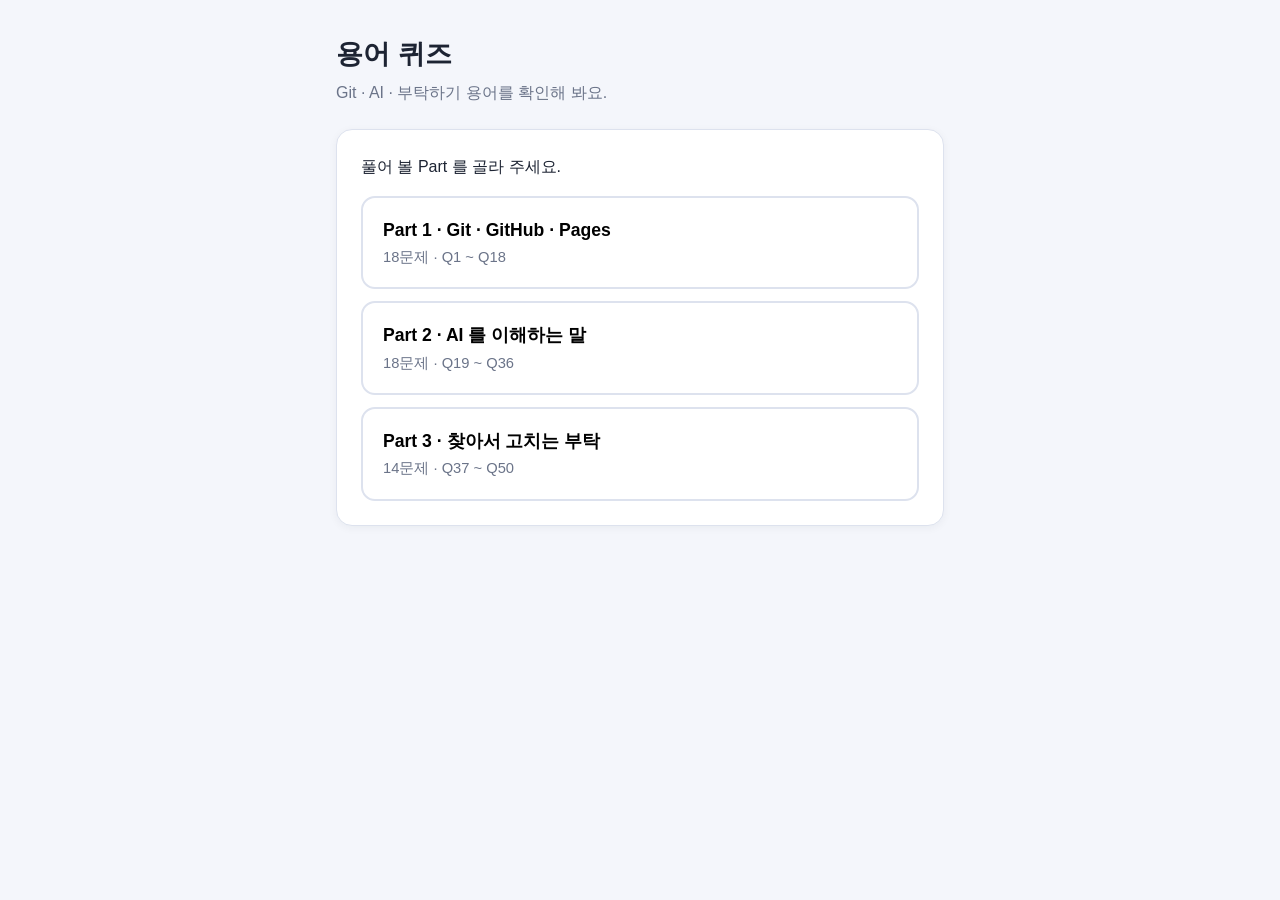
<file: week-02/index.html>
<!doctype html>
<html lang="ko">
<head>
<meta charset="utf-8">
<meta name="viewport" content="width=device-width, initial-scale=1">
<title>용어 퀴즈</title>
<style>
  :root {
    --bg: #f4f6fb;
    --card: #ffffff;
    --text: #1d2433;
    --muted: #6b7489;
    --line: #dde2ee;
    --accent: #3b6cf6;
    --accent-soft: #e7eeff;
    --good: #1f9d55;
    --good-soft: #e3f6eb;
    --bad: #d64545;
    --bad-soft: #fdeaea;
  }
  * { box-sizing: border-box; }
  body {
    margin: 0;
    background: var(--bg);
    color: var(--text);
    font-family: "Pretendard", "Malgun Gothic", "Apple SD Gothic Neo", sans-serif;
    line-height: 1.6;
  }
  main { max-width: 640px; margin: 0 auto; padding: 32px 16px 64px; }
  h1 { font-size: 1.7rem; margin: 0 0 4px; }
  .sub { color: var(--muted); margin: 0 0 24px; }
  .card {
    background: var(--card);
    border: 1px solid var(--line);
    border-radius: 16px;
    padding: 24px;
    box-shadow: 0 2px 8px rgba(20, 30, 60, .05);
  }
  .hidden { display: none !important; }

  /* Part 고르기 */
  .parts { display: grid; gap: 12px; }
  .part-btn {
    text-align: left;
    padding: 18px 20px;
    border: 2px solid var(--line);
    border-radius: 14px;
    background: var(--card);
    font: inherit;
    cursor: pointer;
    transition: border-color .15s, background .15s;
  }
  .part-btn:hover { border-color: var(--accent); background: var(--accent-soft); }
  .part-btn b { display: block; font-size: 1.1rem; }
  .part-btn span { color: var(--muted); font-size: .92rem; }

  /* 문제 화면 */
  .top { display: flex; justify-content: space-between; align-items: center; gap: 8px; margin-bottom: 10px; font-size: .9rem; color: var(--muted); }
  .bar { height: 6px; background: var(--line); border-radius: 3px; overflow: hidden; margin-bottom: 20px; }
  .bar i { display: block; height: 100%; background: var(--accent); width: 0; transition: width .3s; }
  .tags { display: flex; gap: 6px; flex-wrap: wrap; margin-bottom: 10px; }
  .tag { font-size: .8rem; padding: 2px 10px; border-radius: 999px; background: var(--accent-soft); color: var(--accent); font-weight: 600; }
  .tag.lv { background: #fff4d6; color: #a06a00; }
  .question { font-size: 1.15rem; font-weight: 600; margin: 0 0 20px; }
  .blank { display: inline-block; min-width: 70px; border-bottom: 2px solid var(--accent); margin: 0 4px; }

  .choices { display: grid; gap: 10px; }
  .choice {
    display: flex; gap: 10px; align-items: flex-start;
    text-align: left;
    width: 100%;
    padding: 14px 16px;
    border: 2px solid var(--line);
    border-radius: 12px;
    background: var(--card);
    font: inherit;
    color: inherit;
    cursor: pointer;
  }
  .choice:hover:not(:disabled) { border-color: var(--accent); }
  .choice:disabled { cursor: default; }
  .choice .num { font-weight: 700; color: var(--accent); flex-shrink: 0; }
  .choice.good { border-color: var(--good); background: var(--good-soft); }
  .choice.bad { border-color: var(--bad); background: var(--bad-soft); }
  .choice.picked { border-color: var(--accent); background: var(--accent-soft); }

  .ox { grid-template-columns: 1fr 1fr; }
  .ox .choice { justify-content: center; font-size: 2.4rem; font-weight: 800; padding: 20px; }

  /* 순서 */
  .slots { display: flex; gap: 8px; flex-wrap: wrap; align-items: center; min-height: 48px; padding: 10px; border: 2px dashed var(--line); border-radius: 12px; margin-bottom: 14px; }
  .slot { padding: 6px 12px; border-radius: 8px; background: var(--accent-soft); color: var(--accent); font-weight: 700; }
  .slots .hint { color: var(--muted); font-size: .9rem; }

  /* 짝 맞히기 */
  .desc-list { margin: 0 0 16px; padding: 12px 16px; background: var(--bg); border-radius: 12px; }
  .desc-list div { padding: 3px 0; }
  .pair { display: flex; align-items: center; gap: 10px; padding: 10px 0; border-bottom: 1px solid var(--line); }
  .pair:last-child { border-bottom: 0; }
  .pair label { flex: 1; font-weight: 600; }
  .pair select { font: inherit; padding: 6px 10px; border-radius: 8px; border: 2px solid var(--line); min-width: 90px; }
  .pair.good select { border-color: var(--good); background: var(--good-soft); }
  .pair.bad select { border-color: var(--bad); background: var(--bad-soft); }

  .row { display: flex; gap: 10px; flex-wrap: wrap; margin-top: 16px; }
  .btn {
    padding: 12px 20px;
    border: 0;
    border-radius: 12px;
    background: var(--accent);
    color: #fff;
    font: inherit;
    font-weight: 700;
    cursor: pointer;
  }
  .btn:disabled { opacity: .4; cursor: default; }
  .btn.ghost { background: transparent; color: var(--accent); border: 2px solid var(--accent); }

  .feedback { margin-top: 20px; padding: 16px; border-radius: 12px; }
  .feedback.good { background: var(--good-soft); }
  .feedback.bad { background: var(--bad-soft); }
  .feedback strong { display: block; font-size: 1.1rem; margin-bottom: 4px; }
  .feedback.good strong { color: var(--good); }
  .feedback.bad strong { color: var(--bad); }
  .feedback p { margin: 4px 0 0; }

  /* 결과 */
  .score { font-size: 3rem; font-weight: 800; color: var(--accent); margin: 8px 0; }
  .wrong-list { margin: 16px 0 0; padding-left: 20px; color: var(--muted); }
</style>
</head>
<body>
<main>
  <h1>용어 퀴즈</h1>
  <p class="sub">Git · AI · 부탁하기 용어를 확인해 봐요.</p>

  <!-- 1. Part 고르기 -->
  <section id="start" class="card">
    <p style="margin-top:0">풀어 볼 Part 를 골라 주세요.</p>
    <div class="parts" id="parts"></div>
  </section>

  <!-- 2. 문제 -->
  <section id="quiz" class="card hidden">
    <div class="top"><span id="partName"></span><span id="progress"></span></div>
    <div class="bar"><i id="barFill"></i></div>
    <div class="tags" id="tags"></div>
    <p class="question" id="question"></p>
    <div id="answerArea"></div>
    <div id="feedback"></div>
  </section>

  <!-- 3. 결과 -->
  <section id="result" class="card hidden">
    <p style="margin:0" id="resultPart"></p>
    <div class="score" id="score"></div>
    <p id="scoreMsg" style="margin:0"></p>
    <ul class="wrong-list" id="wrongList"></ul>
    <div class="row">
      <button class="btn" id="retryBtn">다시 풀기</button>
      <button class="btn ghost" id="homeBtn">다른 Part 고르기</button>
    </div>
  </section>
</main>

<script>
// 유형: mc(보기 4개 중 하나) · ox · order(순서) · match(짝 맞히기)
// mc 의 ans 는 정답 보기 번호(1~4)
const PARTS = [
  {
    name: 'Part 1 · Git · GitHub · Pages',
    questions: [
      { n: 1, type: 'mc', label: '4지선다', lv: 1, q: '고칠 때마다 저장 지점을 찍어 두는, 파일의 세이브 포인트 같은 프로그램은?', opts: ['Python', 'Orca', 'Git', 'Node.js'], ans: 3, exp: 'Git 은 저장 지점을 찍어 두고, 망가지면 잘 되던 지점으로 돌아가게 해 줍니다.' },
      { n: 2, type: 'mc', label: '빈칸', lv: 1, q: 'Git 이 지켜보는 폴더를 (    )(이)라고 합니다.', opts: ['저장소', '휴지통', '바탕화면', '토큰'], ans: 1, exp: '저장소는 영어로 repository, 줄여서 repo 라고 합니다.' },
      { n: 3, type: 'ox', label: 'OX', lv: 2, q: '저장소 안에 숨어 있는 .git 폴더가 Git 의 기록장이다.', ans: 'O', exp: '저장 지점(커밋)이 모두 .git 폴더 안에 기록됩니다.' },
      { n: 4, type: 'mc', label: '4지선다', lv: 1, q: '바뀐 것을 묶어 저장 지점 하나로 남기는 일은?', opts: ['클론', '풀', '푸시', '커밋'], ans: 4, exp: '"커밋해 줘" 하면 쌓인 변경을 묶어 기록장에 점 하나로 남깁니다.' },
      { n: 5, type: 'mc', label: '4지선다', lv: 2, q: '커밋 메시지(이름표)로 가장 좋은 것은?', opts: ['ㅇㅇ', '점수 표시 추가', '1', '수정'], ans: 2, exp: '무엇을 바꿨는지 한 줄로 적어야 나중에 이름표만 보고 그때를 찾습니다.' },
      { n: 6, type: 'ox', label: 'OX', lv: 2, q: 'Ctrl+S 로 저장만 해 두어도 예전 모습으로 돌아갈 수 있는 점이 생긴다.', ans: 'X', exp: '저장은 지금 모습으로 덮어쓰기, 돌아갈 점은 커밋해야 남습니다.' },
      { n: 7, type: 'mc', label: '4지선다', lv: 2, q: '두 커밋을 비교했을 때 빨간색 − 줄은 무엇일까?', opts: ['들어온 줄', '빠진 줄', '그대로인 줄', '오류가 난 줄'], ans: 2, exp: '빨강 − 는 빠진 줄, 초록 + 는 들어온 줄입니다.' },
      { n: 8, type: 'mc', label: '빈칸', lv: 2, q: '두 커밋의 차이, 즉 바뀐 줄을 영어로 (    )(이)라고 합니다.', opts: ['push', 'token', 'repo', 'diff'], ans: 4, exp: 'diff 는 차이(difference)를 줄인 말입니다.' },
      { n: 9, type: 'match', label: '짝 맞히기', lv: 2, q: '용어와 설명을 짝 지어 봅니다.',
        terms: ['로컬', '원격', 'Git', 'GitHub'],
        descs: { '가': '인터넷에 있는 저장소', '나': '내 컴퓨터에 있는 저장소', '다': '저장소를 인터넷에 보관해 주는 사이트', '라': '내 컴퓨터에서 바뀐 것을 커밋으로 기록하는 프로그램' },
        ans: ['나', '가', '라', '다'], exp: 'Git 은 프로그램, GitHub 는 보관소입니다. 같은 저장소가 로컬과 원격 두 곳에 있습니다.' },
      { n: 10, type: 'mc', label: '4지선다', lv: 1, q: '내 컴퓨터의 커밋을 GitHub 로 올려 보내는 일은?', opts: ['푸시', '새로 고침', '풀', '커밋'], ans: 1, exp: '푸시는 파일 하나가 아니라 저장 지점 묶음을 올립니다.' },
      { n: 11, type: 'ox', label: 'OX', lv: 2, q: '커밋을 하나도 하지 않았어도 푸시하면 바뀐 파일이 GitHub 로 올라간다.', ans: 'X', exp: '푸시는 커밋을 올리는 일이라, 커밋이 없으면 올릴 것도 없습니다.' },
      { n: 12, type: 'mc', label: '4지선다', lv: 2, q: 'GitHub 에 있는 저장소를 내 컴퓨터로 처음 통째로 받아 오는 일은?', opts: ['풀', '푸시', '클론', '커밋'], ans: 3, exp: '처음 한 번은 클론, 이미 있으면 풀로 새 커밋만 받습니다.' },
      { n: 13, type: 'mc', label: '상황', lv: 3, q: '집 컴퓨터에 이미 저장소가 있다. 학원에서 올린 새 커밋만 받아 오고 싶을 때 하는 부탁은?', opts: ['"다시 푸시해 줘"', '"저장소를 클론해 줘"', '"GitHub 의 새 커밋을 풀 해 줘"', '"지금 상태를 커밋해 줘"'], ans: 3, exp: '이미 저장소가 있으면 통째로 받지 않고 풀로 새 커밋만 받습니다.' },
      { n: 14, type: 'mc', label: '4지선다', lv: 1, q: '저장소의 HTML 을 인터넷 주소로 누구나 볼 수 있게 해 주는 무료 전시장은?', opts: ['GitHub Pages', '커밋', '컨텍스트', '토큰'], ans: 1, exp: 'GitHub Pages 는 저장소의 HTML 을 인터넷 주소로 보여 줍니다.' },
      { n: 15, type: 'mc', label: '빈칸', lv: 3, q: '주소 my-id.github.io/QUEST-TRACK-2/week-02/ 에서 QUEST-TRACK-2 는 (    ) 이름입니다.', opts: ['GitHub 아이디', '폴더', '모델', '저장소'], ans: 4, exp: 'my-id 는 GitHub 아이디, QUEST-TRACK-2 는 저장소, week-02 는 폴더입니다.' },
      { n: 16, type: 'order', label: '순서', lv: 3, q: '고친 게임을 친구가 주소로 보기까지, 일어나는 순서대로 놓아 봅니다.',
        items: { A: '파일 고치기', B: '푸시', C: '커밋', D: '1~2분 뒤 Pages 반영' },
        ans: ['A', 'C', 'B', 'D'], exp: '고치고, 커밋해서 남기고, 푸시로 올리면 Pages 가 1~2분 뒤 새 모습을 보여 줍니다.' },
      { n: 17, type: 'ox', label: 'OX', lv: 2, q: '푸시하자마자 새로 고침했는데 옛 모습이 보이면 페이지가 망가진 것이다.', ans: 'X', exp: 'Pages 가 페이지를 다시 만드는 1~2분 동안은 옛 모습이 보입니다. 기다렸다가 F5 를 누릅니다.' },
      { n: 18, type: 'mc', label: '4지선다', lv: 3, q: '친구가 내 컴퓨터 안 파일 주소(file:///C:/...)를 입력해도 게임이 열리지 않는 까닭은?', opts: ['커밋 메시지가 짧아서', '친구 컴퓨터에는 그 파일이 없어서', '인터넷이 느려서', '파일 이름이 영어라서'], ans: 2, exp: '그래서 늘 켜져 있는 서버에 두고, 누구나 인터넷 주소로 찾아오게 합니다.' }
    ]
  },
  {
    name: 'Part 2 · AI 를 이해하는 말',
    questions: [
      { n: 19, type: 'mc', label: '4지선다', lv: 1, q: 'LLM 은 무엇의 줄임말일까?', opts: ['Large Language Model', 'Long Line Maker', 'Local Link Manager', 'Light Learning Machine'], ans: 1, exp: '엄청 많은 글을 읽고(Large) 사람의 말을 다루는(Language) 프로그램(Model)입니다.' },
      { n: 20, type: 'ox', label: 'OX', lv: 2, q: 'AI 는 검색처럼 이미 있는 글을 찾아 그대로 보여 준다.', ans: 'X', exp: 'AI 는 새 문장을 한 조각씩 이어 씁니다. 그래서 답이 매번 조금씩 다릅니다.' },
      { n: 21, type: 'mc', label: '빈칸', lv: 2, q: 'LLM 은 수많은 글에서 (    ) 말을 가리고 맞혀 보는 연습으로 배웁니다.', opts: ['영어', '다음', '맨 처음', '가장 긴'], ans: 2, exp: '가린 다음 말을 맞혀 보고 정답과 비교하는 연습을 셀 수 없이 반복합니다.' },
      { n: 22, type: 'order', label: '순서', lv: 2, q: 'AI 가 답을 만드는 순서대로 놓아 봅니다.',
        items: { A: '그중 그럴듯한 말을 골라 붙인다', B: '지금까지의 글을 본다', C: '다음 말 후보를 떠올린다', D: '답이 끝날 때까지 반복한다' },
        ans: ['B', 'C', 'A', 'D'], exp: '지금까지 글을 보고 후보를 떠올린 뒤, 그럴듯한 말을 골라 붙이기를 반복합니다.' },
      { n: 23, type: 'mc', label: '4지선다', lv: 1, q: '모르는 것도 그럴듯하게 지어낸 틀린 말을 무엇이라고 할까?', opts: ['컨텍스트', '커밋', '클론', '할루시네이션'], ans: 4, exp: 'LLM 은 모르는 것도 그럴듯하게 이어 쓸 때가 있습니다.' },
      { n: 24, type: 'mc', label: '상황', lv: 3, q: 'AI 가 "퀴즈를 다 만들었습니다" 라고 했다. 할루시네이션을 막으려면?', opts: ['결과를 직접 열어 정답을 확인한다', '같은 부탁을 열 번 보낸다', '바로 /clear 한다', '그냥 믿고 친구에게 보낸다'], ans: 1, exp: '다 됐다는 말만 믿지 않고, 결과를 직접 열어 내 눈으로 확인합니다.' },
      { n: 25, type: 'mc', label: '4지선다', lv: 1, q: 'AI 가 글을 읽을 때 잘게 나누는 조각의 이름은?', opts: ['폴더', '픽셀', '토큰', '커밋'], ans: 3, exp: 'AI 는 글을 토큰이라는 조각으로 나누고, 다음 말 맞히기도 한 토큰씩 합니다.' },
      { n: 26, type: 'ox', label: 'OX', lv: 2, q: '글자 수와 토큰(조각) 수는 언제나 똑같다.', ans: 'X', exp: '한글은 1~2글자, 영어는 단어나 단어 조각이 한 토큰이라 글자 수와 다릅니다.' },
      { n: 27, type: 'mc', label: '4지선다', lv: 3, q: '토큰 수와 관계가 없는 것은?', opts: ['AI 를 쓰는 비용', '답하는 데 걸리는 시간', '내 GitHub 아이디', 'AI 가 한 번에 볼 수 있는 양'], ans: 3, exp: '볼 수 있는 양, 비용, 시간은 모두 토큰으로 셉니다.' },
      { n: 28, type: 'mc', label: '빈칸', lv: 1, q: 'AI 가 지금 펼쳐 놓고 보고 있는 책상 전부를 (    )(이)라고 합니다.', opts: ['컨텍스트', '저장소', '모델', 'diff'], ans: 1, exp: '대화, 읽은 파일, CLAUDE.md 가 책상(컨텍스트)에 올라갑니다.' },
      { n: 29, type: 'mc', label: '4지선다', lv: 2, q: 'Claude Code 하단 정보줄의 ① 막대가 보여 주는 것은?', opts: ['커밋 개수', '인터넷 속도', '지금 쓰는 모델', '책상(컨텍스트)이 찬 정도'], ans: 4, exp: '① 막대는 컨텍스트, ② 칸은 모델입니다.' },
      { n: 30, type: 'ox', label: 'OX', lv: 3, q: '책상이 가득 차면 지난 대화를 지우지 않고 요약본으로 접는다.', ans: 'O', exp: '요약본은 짧아서 세부가 흐려질 수 있습니다.' },
      { n: 31, type: 'mc', label: '상황', lv: 2, q: '다른 새 작업을 시작하기 전에 책상을 비우는 명령은?', opts: ['/quiz', '/clear', '/push', '/save'], ans: 2, exp: '/clear 는 새 작업 전에 책상(컨텍스트)을 비웁니다.' },
      { n: 32, type: 'mc', label: '4지선다', lv: 3, q: '/clear 를 해도 규칙과 목표가 남아 있는 까닭은?', opts: ['Pages 에 올려 두어서', '매번 다시 읽히는 CLAUDE.md 에 적어 두어서', '커밋을 해 두어서', '토큰이 많아서'], ans: 2, exp: 'CLAUDE.md 는 새 대화의 첫 부탁보다 먼저 다시 읽히는 메모입니다.' },
      { n: 33, type: 'match', label: '짝 맞히기', lv: 2, q: 'Claude 모델 4형제와 설명을 짝 지어 봅니다.',
        terms: ['Fable', 'Opus', 'Sonnet', 'Haiku'],
        descs: { '가': '빠르고 균형 잡힌 모델', '나': '가장 빠르고 가벼운 모델', '다': '가장 똑똑하고 가장 비싼 모델', '라': '깊게 생각하는 강한 모델(우리 수업)' },
        ans: ['다', '라', '가', '나'], exp: '똑똑할수록 느리고 비쌉니다. 우리 수업은 Opus 하나를 씁니다.' },
      { n: 34, type: 'mc', label: '4지선다', lv: 1, q: '하단 정보줄 ② 칸에 보이는, 우리 수업에서 쓰는 모델은?', opts: ['Fable', 'Opus', 'Sonnet', 'Haiku'], ans: 2, exp: '수업에서는 Opus 하나를 씁니다.' },
      { n: 35, type: 'ox', label: 'OX', lv: 1, q: 'Claude 도 LLM 의 하나다.', ans: 'O', exp: 'Claude 처럼 엄청 많은 글을 읽고 말을 다루는 AI 를 LLM 이라고 부릅니다.' },
      { n: 36, type: 'mc', label: '상황', lv: 2, q: 'AI 에게 같은 질문을 다시 했더니 이번엔 다른 이름을 지어 줬다. 왜일까?', opts: ['인터넷이 끊겨서', '커밋을 안 해서', 'AI 가 고장 나서', '다음 말을 매번 새로 골라 이어 쓰기 때문에'], ans: 4, exp: 'AI 는 검색처럼 같은 글을 찾지 않고, 매번 새 문장을 한 조각씩 만듭니다.' }
    ]
  },
  {
    name: 'Part 3 · 찾아서 고치는 부탁',
    questions: [
      { n: 37, type: 'mc', label: '4지선다', lv: 1, q: 'Claude Code 에게 "재생 버튼 색만 초록으로 바꿔 줘" 라고 하면?', opts: ['그 부분을 찾아 그 부분만 고친다', '아무것도 하지 않는다', '새 파일을 만든다', '파일 전체를 처음부터 다시 쓴다'], ans: 1, exp: '파일을 직접 열어 읽고, 고칠 줄을 찾아 그 줄만 바꿉니다.' },
      { n: 38, type: 'order', label: '순서', lv: 2, q: 'Claude Code 가 고치는 4단계를 순서대로 놓아 봅니다.',
        items: { A: '파일 찾아 읽기', B: '그 부분만 수정하기', C: '부탁 이해하기', D: '고칠 곳 정하기' },
        ans: ['C', 'A', 'D', 'B'], exp: '먼저 읽고, 찾고, 그다음 고칩니다.' },
      { n: 39, type: 'ox', label: 'OX', lv: 2, q: '파일 전체를 통째로 다시 쓰면 잘 되던 곳까지 바뀔 수 있다.', ans: 'O', exp: 'TRACK 1 에서 재생 버튼만 바꾸려다 볼륨 칸이 사라진 것처럼, 통째로 다시 쓰면 다른 곳도 바뀝니다.' },
      { n: 40, type: 'mc', label: '4지선다', lv: 2, q: '그 부분만 고칠 때 좋은 점이 아닌 것은?', opts: ['잘 되던 곳이 망가지지 않는다', '바뀐 줄로 확인할 수 있다', '파일이 저절로 Pages 에 올라간다', '빠르다'], ans: 3, exp: 'Pages 에 올리려면 커밋하고 푸시해야 합니다.' },
      { n: 41, type: 'mc', label: '상황', lv: 2, q: '"색 바꿔 줘" 라고만 부탁하면 어떤 일이 생길까?', opts: ['저절로 커밋된다', '파일이 지워진다', '색이 들어간 줄이 많아 AI 가 어디인지 헷갈린다', '정확히 한 줄만 바로 바뀐다'], ans: 3, exp: '모호하면 후보가 많아집니다. 어디를 바꿀지 말해 줍니다.' },
      { n: 42, type: 'mc', label: '빈칸', lv: 1, q: '또렷한 부탁에는 어디 · 무엇 · (    )이(가) 들어갑니다.', opts: ['어떻게', '언제', '누가', '왜'], ans: 1, exp: '예: 재생 버튼(어디) 색(무엇)을 초록으로(어떻게).' },
      { n: 43, type: 'mc', label: '부탁 고치기', lv: 2, q: '"색 바꿔 줘" 를 바르게 고친 부탁은?', opts: ['"전부 다시 만들어 줘"', '"아무 색이나 바꿔 줘"', '"색 좀 예쁘게 해 줘"', '"재생 버튼 색을 초록으로 바꿔 줘"'], ans: 4, exp: '어디(재생 버튼) · 무엇(색) · 어떻게(초록으로)가 모두 들어 있습니다.' },
      { n: 44, type: 'mc', label: '부탁 고치기', lv: 3, q: '"그거 좀 크게 해 줘" 를 바르게 고친 부탁은?', opts: ['"그거 진짜 크게 해 줘"', '"곡 제목 글자 크기를 두 배로 키워 줘"', '"다 크게 해 줘"', '"처음부터 다시 만들어 줘"'], ans: 2, exp: '"그거" 대신 어디를, "크게" 대신 얼마나를 말합니다.' },
      { n: 45, type: 'mc', label: '상황', lv: 3, q: 'Claude Code 가 고친 뒤 무엇이 바뀌었는지 확인하려면 어디를 보면 될까?', opts: ['토큰 수', '빨강 · 초록으로 보이는 바뀐 줄', '하단 정보줄 ② 칸', '내 GitHub 아이디'], ans: 2, exp: '빨강 − 는 빠진 줄, 초록 + 는 들어온 줄입니다.' },
      { n: 46, type: 'match', label: '짝 맞히기', lv: 3, q: '평소에 하는 말과, 용어로 바꾼 부탁을 짝 지어 봅니다.',
        terms: ['이거 남겨 둬', '인터넷에 올려', '다시 가져와', '책상 좀 비워'],
        descs: { '가': '"week-02 를 푸시해 줘"', '나': '"GitHub 의 새 커밋을 풀 해 줘"', '다': '"week-02 를 커밋해 줘"', '라': '/clear 입력하기' },
        ans: ['다', '가', '나', '라'], exp: '용어로 말하면 AI 가 되묻지 않고 한 번에 알아듣습니다.' },
      { n: 47, type: 'ox', label: 'OX', lv: 1, q: '부탁 끝에 "나머지는 그대로 둬" 를 붙이면 고칠 곳이 아닌 곳은 건드리지 말라는 뜻이 된다.', ans: 'O', exp: '그 부분만 고치라는 뜻이 더 분명해집니다.' },
      { n: 48, type: 'mc', label: '빈칸', lv: 2, q: '"재생 버튼 색을 초록으로 바꿔 줘" 에서 재생 버튼은 어디 · 무엇 · 어떻게 중 (    )입니다.', opts: ['무엇', '어떻게', '언제', '어디'], ans: 4, exp: '재생 버튼(어디) 색(무엇)을 초록으로(어떻게).' },
      { n: 49, type: 'mc', label: '부탁 고치기', lv: 2, q: '"글자 좀 바꿔 줘" 를 바르게 고친 부탁은?', opts: ['"곡 제목을 우주 산책 (라이브) 로 바꿔 줘"', '"아무 글자나 바꿔 줘"', '"처음부터 다시 써 줘"', '"글자 다 바꿔 줘"'], ans: 1, exp: '어디(곡 제목)와 어떻게(무엇으로 바꿀지)를 함께 말합니다.' },
      { n: 50, type: 'order', label: '순서', lv: 3, q: '고친 결과를 친구에게 보여 주기까지 순서대로 놓아 봅니다.',
        items: { A: '바뀐 줄 확인하기', B: '커밋하고 푸시하기', C: '그 부분만 고쳐 달라고 부탁하기', D: 'Pages 주소로 열어 보기' },
        ans: ['C', 'A', 'B', 'D'], exp: '부탁하고, 바뀐 줄을 확인한 뒤, 커밋 · 푸시하면 Pages 주소로 새 모습을 봅니다.' }
    ]
  }
];

const NUMS = ['①', '②', '③', '④'];
const LEVELS = { 1: '★ 쉬움', 2: '★★ 보통', 3: '★★★ 어려움' };
const $ = id => document.getElementById(id);

let part = null;     // 지금 푸는 Part
let index = 0;       // 지금 문제 번호(0부터)
let correct = 0;     // 맞힌 개수
let wrong = [];      // 틀린 문제

// 화면 바꾸기
function show(id) {
  ['start', 'quiz', 'result'].forEach(s => $(s).classList.toggle('hidden', s !== id));
  window.scrollTo(0, 0);
}

// 글자를 안전하게 넣기
function esc(text) {
  const d = document.createElement('div');
  d.textContent = text;
  return d.innerHTML;
}

// 1. Part 고르기 버튼 만들기
PARTS.forEach((p, i) => {
  const b = document.createElement('button');
  b.className = 'part-btn';
  b.innerHTML = `<b>${esc(p.name)}</b><span>${p.questions.length}문제 · Q${p.questions[0].n} ~ Q${p.questions[p.questions.length - 1].n}</span>`;
  b.onclick = () => startPart(i);
  $('parts').appendChild(b);
});

function startPart(i) {
  part = PARTS[i];
  index = 0;
  correct = 0;
  wrong = [];
  show('quiz');
  renderQuestion();
}

// 2. 문제 보여 주기
function renderQuestion() {
  const q = part.questions[index];
  const total = part.questions.length;
  $('partName').textContent = part.name;
  $('progress').textContent = `${index + 1} / ${total}`;
  $('barFill').style.width = (index / total * 100) + '%';
  $('tags').innerHTML = `<span class="tag">Q${q.n} · ${esc(q.label)}</span><span class="tag lv">${LEVELS[q.lv]}</span>`;
  $('question').innerHTML = esc(q.q).replace('(    )', '<span class="blank"></span>');
  $('feedback').innerHTML = '';

  const area = $('answerArea');
  area.innerHTML = '';
  if (q.type === 'mc') renderMC(q, area);
  else if (q.type === 'ox') renderOX(q, area);
  else if (q.type === 'order') renderOrder(q, area);
  else if (q.type === 'match') renderMatch(q, area);
}

// 보기 4개 중 하나 (4지선다 · 빈칸 · 상황 · 부탁 고치기)
function renderMC(q, area) {
  const box = document.createElement('div');
  box.className = 'choices';
  q.opts.forEach((opt, i) => {
    const b = document.createElement('button');
    b.className = 'choice';
    b.innerHTML = `<span class="num">${NUMS[i]}</span><span>${esc(opt)}</span>`;
    b.onclick = () => {
      const ok = (i + 1) === q.ans;
      box.querySelectorAll('.choice').forEach((c, j) => {
        c.disabled = true;
        if (j + 1 === q.ans) c.classList.add('good');
      });
      if (!ok) b.classList.add('bad');
      finish(q, ok, `${NUMS[q.ans - 1]} ${q.opts[q.ans - 1]}`);
    };
    box.appendChild(b);
  });
  area.appendChild(box);
}

// OX
function renderOX(q, area) {
  const box = document.createElement('div');
  box.className = 'choices ox';
  ['O', 'X'].forEach(v => {
    const b = document.createElement('button');
    b.className = 'choice';
    b.textContent = v;
    b.onclick = () => {
      const ok = v === q.ans;
      box.querySelectorAll('.choice').forEach(c => {
        c.disabled = true;
        if (c.textContent === q.ans) c.classList.add('good');
      });
      if (!ok) b.classList.add('bad');
      finish(q, ok, q.ans);
    };
    box.appendChild(b);
  });
  area.appendChild(box);
}

// 순서: 보기를 차례로 눌러 줄 세우기
function renderOrder(q, area) {
  const picked = [];
  const slots = document.createElement('div');
  slots.className = 'slots';
  const box = document.createElement('div');
  box.className = 'choices';
  const row = document.createElement('div');
  row.className = 'row';
  const submit = document.createElement('button');
  submit.className = 'btn';
  submit.textContent = '제출하기';
  submit.disabled = true;
  const reset = document.createElement('button');
  reset.className = 'btn ghost';
  reset.textContent = '처음부터 다시 놓기';

  function drawSlots() {
    slots.innerHTML = picked.length
      ? picked.map(k => `<span class="slot">${k}</span>`).join('<span>→</span>')
      : '<span class="hint">먼저 일어나는 것부터 차례로 눌러 주세요.</span>';
    submit.disabled = picked.length !== 4;
  }

  Object.keys(q.items).forEach(k => {
    const b = document.createElement('button');
    b.className = 'choice';
    b.innerHTML = `<span class="num">${k}</span><span>${esc(q.items[k])}</span>`;
    b.onclick = () => {
      picked.push(k);
      b.disabled = true;
      b.classList.add('picked');
      drawSlots();
    };
    box.appendChild(b);
  });

  reset.onclick = () => {
    picked.length = 0;
    box.querySelectorAll('.choice').forEach(c => { c.disabled = false; c.classList.remove('picked'); });
    drawSlots();
  };

  submit.onclick = () => {
    const ok = picked.join('') === q.ans.join('');
    submit.disabled = true;
    reset.disabled = true;
    box.querySelectorAll('.choice').forEach(c => c.disabled = true);
    slots.style.borderColor = ok ? 'var(--good)' : 'var(--bad)';
    finish(q, ok, q.ans.join(' → '));
  };

  drawSlots();
  row.append(submit, reset);
  area.append(slots, box, row);
}

// 짝 맞히기: 용어마다 설명(가~라)을 고르기
function renderMatch(q, area) {
  const list = document.createElement('div');
  list.className = 'desc-list';
  list.innerHTML = Object.keys(q.descs).map(k => `<div><b>${k}</b> ${esc(q.descs[k])}</div>`).join('');

  const pairs = document.createElement('div');
  const selects = [];
  const submit = document.createElement('button');
  submit.className = 'btn';
  submit.textContent = '제출하기';
  submit.disabled = true;

  q.terms.forEach((t, i) => {
    const p = document.createElement('div');
    p.className = 'pair';
    const sel = document.createElement('select');
    sel.innerHTML = '<option value="">고르기</option>' + Object.keys(q.descs).map(k => `<option value="${k}">${k}</option>`).join('');
    sel.onchange = () => { submit.disabled = selects.some(s => !s.value); };
    selects.push(sel);
    const label = document.createElement('label');
    label.textContent = `${i + 1} ${t}`;
    p.append(label, sel);
    pairs.appendChild(p);
  });

  submit.onclick = () => {
    let ok = true;
    selects.forEach((s, i) => {
      s.disabled = true;
      const right = s.value === q.ans[i];
      if (!right) ok = false;
      s.parentElement.classList.add(right ? 'good' : 'bad');
    });
    submit.disabled = true;
    finish(q, ok, q.ans.map((a, i) => `${i + 1}-${a}`).join(' · '));
  };

  const row = document.createElement('div');
  row.className = 'row';
  row.appendChild(submit);
  area.append(list, pairs, row);
}

// 답한 뒤: 맞았는지 + 한 줄 해설 + 다음 버튼
function finish(q, ok, answerText) {
  if (ok) correct++;
  else wrong.push(q);
  const last = index === part.questions.length - 1;
  $('feedback').innerHTML = `
    <div class="feedback ${ok ? 'good' : 'bad'}">
      <strong>${ok ? '⭕ 맞았어요!' : '❌ 아쉬워요'}</strong>
      <p>정답: <b>${esc(answerText)}</b></p>
      <p>${esc(q.exp)}</p>
    </div>
    <div class="row"><button class="btn" id="nextBtn">${last ? '점수 보기' : '다음 문제'}</button></div>`;
  $('nextBtn').onclick = () => {
    if (last) showResult();
    else { index++; renderQuestion(); }
  };
  $('nextBtn').focus();
}

// 3. 결과
function showResult() {
  const total = part.questions.length;
  $('resultPart').textContent = part.name;
  $('score').textContent = `${correct} / ${total}`;
  const rate = correct / total;
  $('scoreMsg').textContent = rate === 1 ? '모두 맞혔어요!' : rate >= 0.7 ? '잘했어요! 틀린 문제만 다시 볼까요?' : '틀린 문제를 다시 풀어 봐요.';
  $('wrongList').innerHTML = wrong.map(q => `<li>Q${q.n} · ${esc(q.q)}</li>`).join('');
  show('result');
}

$('retryBtn').onclick = () => startPart(PARTS.indexOf(part));
$('homeBtn').onclick = () => show('start');
</script>
</body>
</html>
</file>
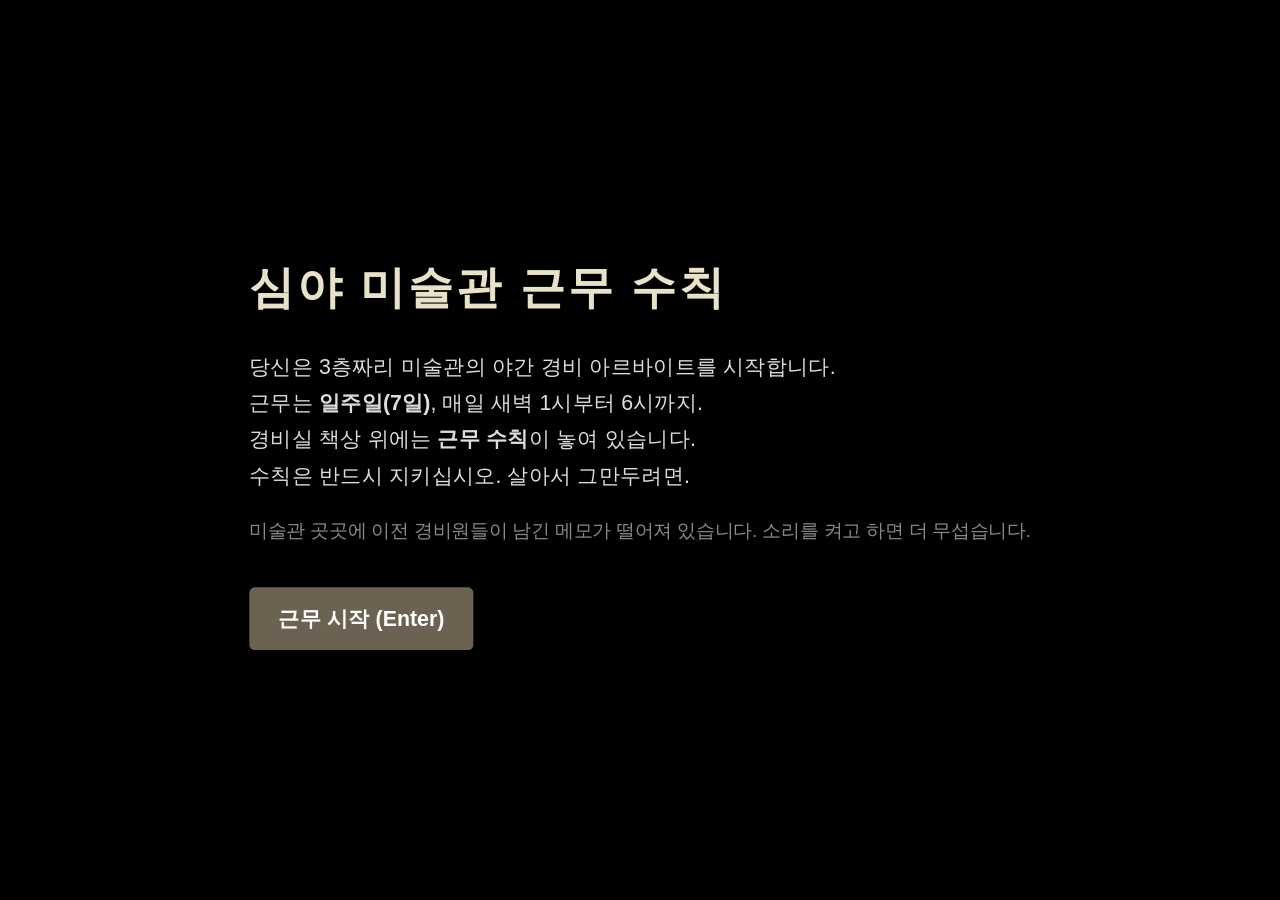
<file: week-03/index.html>
<!doctype html>
<html lang="ko">
<head>
<meta charset="utf-8">
<meta name="viewport" content="width=device-width, initial-scale=1">
<title>심야 미술관 근무 수칙</title>
<style>
  html, body {
    margin: 0;
    height: 100%;
    background: #000;
    color: #ddd;
    font-family: "Malgun Gothic", "Apple SD Gothic Neo", sans-serif;
    overflow: hidden;
  }
  #wrap {
    position: absolute;
    left: 50%;
    top: 50%;
    width: 960px;
    height: 640px;
    transform: translate(-50%, -50%);
  }
  canvas { display: block; image-rendering: pixelated; }
  .hidden { display: none !important; }

  /* 화면 위 글자(HUD) */
  #hud { position: absolute; inset: 0; pointer-events: none; }
  #clock {
    position: absolute; left: 16px; top: 10px;
    font-size: 28px; font-weight: 800; letter-spacing: 2px;
    color: #e8e2c8; text-shadow: 0 0 8px #000;
  }
  #where { position: absolute; left: 16px; top: 48px; font-size: 14px; color: #c9c0a0; text-shadow: 0 0 6px #000; }
  #items { position: absolute; left: 16px; top: 70px; font-size: 13px; color: #999; text-shadow: 0 0 6px #000; }
  #patrol { position: absolute; right: 16px; top: 14px; font-size: 15px; color: #bbb; text-shadow: 0 0 6px #000; text-align: right; }
  #status { position: absolute; left: 0; right: 0; top: 100px; text-align: center; font-size: 18px; font-weight: 700; color: #ff5a5a; text-shadow: 0 0 8px #000; line-height: 1.6; }
  #hint { position: absolute; left: 0; right: 0; bottom: 6px; text-align: center; font-size: 12px; color: #777; }
  #msg {
    position: absolute; left: 50%; bottom: 30px; transform: translateX(-50%);
    width: 760px; padding: 14px 20px;
    background: rgba(8, 8, 14, .88); border: 2px solid #6b6252; border-radius: 6px;
    font-size: 17px; line-height: 1.6; color: #eee;
  }

  /* 늑대 규칙: 눈 가리기 화면 */
  #ritual {
    position: absolute; inset: 0; background: #000;
    display: flex; flex-direction: column; align-items: center; justify-content: center; gap: 18px;
  }
  #ritualCount { font-size: 72px; font-weight: 800; color: #ddd; }
  #ritualSub { font-size: 18px; color: #b33; min-height: 28px; }
  #ritualTip { font-size: 14px; color: #666; }

  /* 규칙 행동 창(연기 · 닦기 · 지휘 · 거울) */
  #mini {
    position: absolute; left: 50%; bottom: 36px; transform: translateX(-50%);
    width: 680px; padding: 16px 22px;
    background: rgba(20, 0, 0, .9); border: 2px solid #8a1a1a; border-radius: 6px;
    line-height: 1.6;
  }
  #miniTitle { font-size: 20px; font-weight: 800; color: #ff6a6a; }
  #miniText { font-size: 15px; color: #ddd; margin: 4px 0 8px; }
  #miniSub { font-size: 15px; color: #c44; min-height: 24px; }
  .bar { height: 10px; background: #2a1010; border-radius: 5px; overflow: hidden; margin: 6px 0; }
  .bar i { display: block; height: 100%; width: 0; background: #e8e2c8; }
  .bar.red i { background: #ff3a3a; }
  .barLabel { font-size: 12px; color: #999; }
  #miniInput {
    width: 100%; box-sizing: border-box; margin-top: 8px; padding: 8px 10px;
    font: inherit; font-size: 18px; background: #111; color: #fff; border: 2px solid #8a1a1a; border-radius: 4px;
  }
  .step { color: #888; }
  .step.now { color: #fff; font-weight: 700; }
  .step.done { color: #4c4; text-decoration: line-through; }

  /* 시작 · 수칙 · 사망 · 엔딩 화면 */
  #screen {
    position: absolute; inset: 0;
    display: flex; align-items: center; justify-content: center;
    background: rgba(0, 0, 0, .86);
  }
  .panel { max-width: 680px; max-height: 580px; overflow-y: auto; padding: 26px 32px; line-height: 1.7; font-size: 16px; box-sizing: border-box; }
  .panel h1 { margin: 0 0 6px; font-size: 34px; color: #e8e2c8; letter-spacing: 2px; }
  .panel h2 { margin: 0 0 12px; font-size: 26px; }
  .panel .dim { color: #888; font-size: 14px; }
  .panel .key { color: #e8e2c8; font-weight: 700; }
  .paper {
    background: #d8cfba; color: #2a2116;
    border-radius: 4px; box-shadow: 0 0 40px rgba(0, 0, 0, .8);
    font-family: "Batang", "Nanum Myeongjo", serif; font-size: 15px;
  }
  .paper h2 { text-align: center; border-bottom: 2px solid #2a2116; padding-bottom: 8px; }
  .paper ul { padding-left: 20px; margin: 4px 0 10px; }
  .paper li { margin-bottom: 6px; }
  .paper .rule-title { font-weight: 800; margin-top: 12px; }
  .paper .dim { color: #6a5d48; }
  .dead h2 { color: #ff4a4a; font-size: 40px; }
  .dead blockquote { margin: 12px 0; padding: 10px 14px; border-left: 3px solid #ff4a4a; background: rgba(255, 255, 255, .05); color: #ccc; }
  .btn {
    margin-top: 16px; padding: 10px 22px;
    background: #6b6252; color: #fff; border: 0; border-radius: 4px;
    font: inherit; font-weight: 700; cursor: pointer;
  }
  .btn.red { background: #7a1a1a; }
  .btn + .btn { margin-left: 8px; }

  /* 조작법 안내(5초 뒤 사라짐) */
  #guide {
    position: absolute; left: 50%; top: 150px; transform: translateX(-50%);
    width: 600px; padding: 16px 22px;
    background: rgba(10, 10, 16, .9); border: 2px solid #6b6252; border-radius: 6px;
    font-size: 15px; line-height: 1.75; color: #ddd;
    transition: opacity .8s;
  }
  #guide.fade { opacity: 0; }
  #guide h3 { margin: 0 0 6px; color: #e8e2c8; font-size: 18px; }
  #guide b { color: #e8e2c8; }
  #guide .dim { color: #888; font-size: 13px; }

  /* 메모 */
  .memo { background: #e9e4d6; color: #2a2116; font-family: "Batang", "Nanum Myeongjo", serif; border-radius: 2px; box-shadow: 0 0 40px rgba(0, 0, 0, .8); transform: rotate(-1deg); }
  .memo h2 { font-size: 18px; color: #6a2a1a; margin-bottom: 10px; }
  .memo p { font-size: 17px; }
  .memo .dim { color: #7a6d58; }
  .notes .item { margin-bottom: 12px; padding-bottom: 10px; border-bottom: 1px dashed #a89a7c; }
  .notes .item b { color: #6a2a1a; }
  #portrait { display: block; margin: 12px auto; }
</style>
</head>
<body>
<div id="wrap">
  <canvas id="game" width="960" height="640"></canvas>
  <div id="hud" class="hidden">
    <div id="clock">01:00</div>
    <div id="where"></div>
    <div id="items"></div>
    <div id="patrol"></div>
    <div id="status"></div>
    <div id="msg" class="hidden"></div>
    <div id="hint">이동 WASD · 방향키 &nbsp;|&nbsp; 조사 E &nbsp;|&nbsp; 눈 가리기 Space &nbsp;|&nbsp; 수칙 Q &nbsp;|&nbsp; 안내도 M &nbsp;|&nbsp; 메모 수첩 N &nbsp;|&nbsp; 조작법 H</div>
    <div id="guide" class="hidden">
      <h3>조작 방법</h3>
      <b>WASD · 방향키</b> 걷기 &nbsp;·&nbsp; <b>E</b> 조사하기 · 순찰 기록 남기기<br>
      <b>Space</b> 누르고 있기: 웅크려 양손으로 눈 가리기<br>
      <b>Q</b> 근무 수칙 &nbsp;·&nbsp; <b>M</b> 층 안내도 &nbsp;·&nbsp; <b>N</b> 주운 메모 다시 읽기<br>
      ▸ 보라색 계단을 밟으면 다른 층으로 갑니다.<br>
      ▸ 노란 불이 깜빡이는 순찰 기록기 앞에서 E 를 누르세요.<br>
      ▸ 바닥에서 희미하게 빛나는 쪽지는 밟고 지나가면 줍습니다.<br>
      ▸ 규칙 상황이 오면 눌러야 할 키가 화면에 나옵니다.
      <div class="dim">이 안내는 5초 뒤 사라집니다. H 를 누르면 다시 볼 수 있어요.</div>
    </div>
  </div>
  <div id="ritual" class="hidden">
    <div id="ritualCount"></div>
    <div id="ritualSub"></div>
    <div id="ritualTip">Space 를 떼지 마십시오. 눈을 뜨지 마십시오.</div>
  </div>
  <div id="mini" class="hidden">
    <div id="miniTitle"></div>
    <div id="miniText"></div>
    <div id="miniBars"></div>
    <div id="miniSub"></div>
    <input id="miniInput" class="hidden" autocomplete="off" placeholder="여기에 입력하고 Enter">
  </div>
  <div id="screen"></div>
</div>

<script>
// ===================== 기본 설정 =====================
const T = 32;                 // 타일 한 칸 크기(px)
const VW = 960, VH = 640;     // 화면 크기
const START_TIME = 60;        // 01:00 (분)
const WOLF_TIME = 75;         // 01:15  늑대
const PAINT_TIME = 120;       // 02:00~ 서양화 구간
const MIRROR_TIME = 150;      // 02:30~ 제5전시실
const ORCH_TIME = 180;        // 03:00  오케스트라
const MARY_TIME = 240;        // 04:00~ 종교미술실
const END_TIME = 360;         // 06:00
const MIN_SEC = 1;            // 게임 1분 = 실제 1초 (하룻밤 5분)
const NIGHTS = 7;             // 일주일 근무

// 밤마다 일어나는 규칙 (점점 늘어난다)
const NIGHT_EVENTS = [null,
  ['wolf'],
  ['wolf', 'paint'],
  ['paint', 'mirror'],
  ['wolf', 'orch'],
  ['mirror', 'mary'],
  ['paint', 'orch', 'mary'],
  ['wolf', 'paint', 'mirror', 'orch', 'mary']
];

// 낮에 관장이 하는 말
const DAY_TEXT = [null,
  '관장: "첫날 고생 많았어요. 수칙만 지키면 아무 일도 없어요. 정말로요."',
  '관장: "이틀째도 무사하네요. 전에 있던 분은… 아, 그분 얼굴은 아직 2층에 있어요."',
  '관장: "벌써 사흘째네요. 다들 이쯤에서 그만두던데, 당신은 다르군요."',
  '관장이 당신의 얼굴을 오래 바라보았다. "좋은 얼굴이에요. 오래 남을 얼굴."',
  '관장: "소장품 목록을 정리하고 있어요. 빈칸이 하나 있거든요."',
  '관장: "내일이 마지막 밤이에요. 끝나면 정식 계약을 하죠. 서류는 제가 준비해 둘게요."'
];

// 주인공 독백: 왜 이 일을 하게 됐는지
const INTRO = [
  '…또 떨어졌다. 이번 달에만 면접 세 번째.',
  '월세는 다음 주까지. 통장 잔고는 소리 내어 말하기도 민망하다.',
  '그때 눈에 들어온 구인 공고.<br><b>"미술관 야간 경비 · 일주일 단기 · 일급 50만 원 · 경력 무관"</b>',
  '일급 50만 원? 사기가 아니면 뭔가 있는 거다. 알면서도 전화를 걸었다.',
  '관장이라는 사람은 면접 내내 내 얼굴만 한참 바라보더니 웃었다.<br>"좋은 얼굴이네요. 내일부터 나오세요."',
  '일주일만 버티면 된다. 밤에 순찰만 돌면 되는 일이다.<br>…그때는 그렇게 생각했다.'
];
// 밤이 시작될 때 주인공의 혼잣말
const NIGHT_TALK = [null,
  null, // 첫날은 수칙을 덮을 때 말한다
  '(나) 어제 그 늑대… 꿈이 아니었다. 그런데도 나는 또 출근했다. 돈 때문에.',
  '(나) 수칙에 "거울 보고 뺨을 때리고 웃어라"는 줄이 진짜 있다. 미친 매뉴얼이다.',
  '(나) 새벽 3시에 허공에 지휘를 하라니. 누가 CCTV로 보면 내가 미친 사람이다.',
  '(나) 석상을 침 뱉은 거즈로 닦으라고. 이 매뉴얼 쓴 사람은 직접 해 봤겠지. …그 사람은 지금 어디 있을까.',
  '(나) 하루만 더 버티면 끝이다. 그런데 왜 끝나는 게 더 무섭지.',
  '(나) 마지막 밤이다. 오늘 아침 관장은 "계약서" 얘기를 하면서 이상하게 웃고 있었다.'
];

// 복도 · 특정 구역에 떨어진 메모 (night: 그날 밤부터 보임)
const MEMOS = [
  { id: 1,  night: 1, floor: 0, tx: 20, ty: 49, title: '구겨진 메모 · 경비실 앞 복도',
    text: '첫날 밤. 수칙만 지키면 된다고 했다. 그런데 왜 경비원 모집 공고는 매주 새로 올라오는 걸까.' },
  { id: 2,  night: 1, floor: 0, tx: 10, ty: 37, title: '찢어진 근무 일지 · 서관 복도',
    text: '서관 회화 전시실의 "이름 없는 초상화". 저 얼굴, 지난주에 나랑 교대하던 형이랑 똑같다. 형은 마지막 날 아침에 웃으면서 서명을 했는데.' },
  { id: 3,  night: 2, floor: 1, tx: 18, ty: 30, title: '계단에 떨어진 쪽지 · 2층 복도',
    text: '액자에서 나온 놈은 고통받는 사람을 좋아한다. 그림이 된다는 건 결국, 가장 고통스러운 모습 그대로 멈추는 거다.' },
  { id: 4,  night: 2, floor: 0, tx: 51, ty: 40, title: '피 묻은 영수증 뒷면 · 박제 전시실 앞',
    text: '늑대는 고기를 먹는 게 아니다. 고기는 "대신"이다. 무엇의 대신인지는 생각하고 싶지 않다.' },
  { id: 5,  night: 3, floor: 0, tx: 76, ty: 39, title: '거울 조각에 긁힌 글씨 · 제5전시실 앞',
    text: '거울 속 내가 바깥으로 나오면, 바깥의 나는 안으로 들어간다. 기획전 제목이 왜 "보이지 않는 관람객"인지 이제 알겠다.' },
  { id: 6,  night: 3, floor: 0, tx: 23, ty: 12, title: '소장품 목록 한 장 · 도자기실 복도',
    text: '소장품 수가 매주 하나씩 늘어난다. 새로 들어온 작품의 기증자 칸에는 전부 같은 말이 적혀 있다. "야간 경비원".' },
  { id: 7,  night: 4, floor: 0, tx: 36, ty: 29, title: '찢어진 악보 · 로비 북쪽 복도',
    text: '지하에서 연주하는 것들도 전부 경비원이었다. 지휘를 멈춘 사람들. 악보 귀퉁이에 이름들이 빼곡하다.' },
  { id: 8,  night: 5, floor: 2, tx: 18, ty: 28, title: '접힌 편지 · 3층 복도',
    text: '7일을 버티면 관장이 아침에 "재계약서"를 내민다. 다들 기뻐하며 서명했다. 그리고 다음 날, 2층에 새 초상화가 걸렸다.' },
  { id: 9,  night: 6, floor: 0, tx: 84, ty: 32, title: '조각실 복도의 메모',
    text: '무릎 꿇고 눈을 가린 조각. 받침대 명판에 작게 적혀 있다. "기증자: 야간 경비원". 늑대 앞에서 숫자를 끝까지 세지 못한 사람이다.' },
  { id: 10, night: 7, floor: 2, tx: 43, ty: 6, title: '제단 옆, 마지막 메모',
    text: '서명하지 마라. 재계약서 맨 아래, 아주 작은 글씨로 "작품 기증 동의"라고 적혀 있다. 7일째 아침, 사직서를 내고 정문으로 걸어 나가라. 뒤돌아보지 말고. — 너보다 먼저 온 경비원' }
];

// 일주일 진행 저장 (브라우저에만 저장됨)
const PROG = { night: 1, memos: [] };
function saveProg() {
  try { localStorage.setItem('museum-night-progress', JSON.stringify(PROG)); } catch (e) {}
}
function loadProg() {
  try {
    const s = JSON.parse(localStorage.getItem('museum-night-progress'));
    if (s && s.night) { PROG.night = s.night; PROG.memos = s.memos || []; }
  } catch (e) {}
}
loadProg();
const SPEED = 150;            // 걷는 속도(px/초)

const cv = document.getElementById('game');
const ctx = cv.getContext('2d');
const dark = document.createElement('canvas');
dark.width = VW; dark.height = VH;
const dctx = dark.getContext('2d');
const $ = id => document.getElementById(id);

function fit() {
  const s = Math.min(innerWidth / VW, innerHeight / VH);
  $('wrap').style.transform = `translate(-50%, -50%) scale(${s})`;
}
addEventListener('resize', fit);
fit();

// ===================== 규칙 =====================
const RULES = [
  { title: '규칙 1. 고대 생물 박제 전시실 (1층)', lines: [
    `새벽 1시 15분, 고대 생물 박제 전시실을 통과할 때 대형 늑대 박제의 고개가 귀하가 걸어가는 방향을 따라 서서히 돌아갈 것입니다.`,
    `걸음을 멈추지 마십시오. 대신 미리 지급된 동물의 생고기 조각(경비실 냉동고 보관)을 전시대 앞에 던져두고, 양손으로 귀하의 눈을 가린 채 웅크려 10초간 숫자를 세십시오.`,
    `고기가 찢어지는 소리와 뼈가 으스러지는 소리가 귓가 바로 뒤에서 들리더라도 절대 눈을 뜨거나 손을 떼서는 안 됩니다. 숫자를 다 세고 나면 늑대는 다시 뻣뻣한 박제로 돌아가 있을 것입니다.`
  ] },
  { title: '규칙 2. 2층 서양화 구간', lines: [
    `2층 서양화 구간 순찰 중, 분명 인물화가 있어야 할 액자 내부가 시커먼 암흑으로 변해 있다면 그것이 '사냥'을 나간 것입니다.`,
    `놈이 귀하를 찾아내기 전에 즉시 액자 앞으로 다가가 귀하의 목을 조르는 시늉을 하며 격렬하게 고통스러워하는 연기를 하십시오.`,
    `최소 30초 이상, 실제로 숨이 넘어갈 것처럼 혀를 내밀고 눈을 뒤집어야 합니다. 놈은 고통받는 인간의 형상을 좋아하므로, 귀하의 연기에 만족해 액자 속으로 다시 기어들어 갈 것입니다. 액자 속에 검은 실루엣이 나타나면 즉시 자리를 피하십시오.`
  ] },
  { title: '규칙 3. 3층 종교미술실', lines: [
    `3층 종교미술실의 성모 마리아 석상의 눈에서 붉은 진물이 흘러내리기 시작한다면, 경비실로 도망치지 마십시오. 도망치는 순간 미술관의 모든 문이 잠깁니다.`,
    `즉시 품에 소지한 백색 거즈에 침을 뱉어 석상의 눈가를 거칠게 문질러 닦으십시오.`,
    `닦아내는 동안 귀하의 귓가에 수십 명의 비명과 통곡 소리가 겹쳐 들리며 머리가 깨질 듯 아파올 것입니다. 귀에서 피가 나더라도 손을 멈추지 말고 진물을 완벽히 닦아내야 합니다. 얼룩이 남으면 그 얼룩이 귀하의 피부 위로 옮겨붙기 시작합니다.`
  ] },
  { title: '규칙 4. 새벽 3시 정각', lines: [
    `새벽 3시 정각, 사방이 고요한 가운데 느닷없이 대규모 오케스트라의 불협화음이 미술관 전체에 울려 퍼질 때가 있습니다.`,
    `소리가 들리는 즉시 귀하가 서 있는 자리에서 진지한 표정으로 허공에 손을 저으며 '지휘'를 시작하십시오.`,
    `이 음악은 미술관 지하에 갇힌 것들이 연주하는 것입니다. 귀하의 지휘 템포가 흐트러지거나 연주를 멈추면, 연주자들이 무대 위로 지휘자를 '모시러' 올라옵니다. 음악이 완전히 기괴한 불협화음으로 끝날 때까지, 온몸이 땀에 젖더라도 미친 듯이 지휘봉을 휘두르듯 손을 움직여야 합니다.`
  ] },
  { title: '규칙 5. 제5전시실 (1층 거울의 방)', lines: [
    `거울이 사방에 가득한 제5전시실을 지날 때, 거울 속 귀하의 모습들이 일제히 걸음을 멈추고 귀하를 빤히 쳐다보기 시작할 것입니다.`,
    `그들이 거울 유리를 깨고 나오기 전에, 즉시 오른쪽 뺨을 피가 멍이 들 정도로 강하게 내리치고 잇몸이 드러나도록 기괴하게 웃으십시오.`,
    `그리고 거울을 향해 "오늘 밤은 내가 바깥이다"라고 세 번 크게 외쳐야 합니다. 귀하가 자신을 해치면서까지 강한 지배욕을 보여야만 거울 속의 존재들이 주눅이 들어 다시 귀하의 움직임을 흉내 내기 시작합니다.`
  ] }
];

// ===================== 층 · 맵 =====================
// 방과 복도의 x, y, w, h 는 타일 단위
const FLOOR_DEFS = [
  {
    name: '1층', w: 92, h: 60,
    rooms: [
      { id: 'guard',   name: '경비실',              x: 4,  y: 44, w: 14, h: 12, floor: ['#3a3f4a', '#363b45', 'tile'] },
      { id: 'lobby',   name: '중앙 로비',           x: 24, y: 36, w: 26, h: 21, floor: ['#5d5b57', '#57554f', 'marble'] },
      { id: 'paint',   name: '서관 회화 전시실',     x: 4,  y: 6,  w: 18, h: 25, floor: ['#4a3626', '#463322', 'wood'] },
      { id: 'ceramic', name: '북관 도자기 전시실',   x: 26, y: 4,  w: 23, h: 19, floor: ['#3e4149', '#3a3d45', 'tile'] },
      { id: 'fossil',  name: '고대 생물 박제 전시실', x: 54, y: 16, w: 21, h: 27, floor: ['#3d3a31', '#39362e', 'stone'] },
      { id: 'sculpt',  name: '동관 조각 전시실',     x: 79, y: 6,  w: 10, h: 25, floor: ['#4f4f4f', '#4a4a4a', 'marble'] },
      { id: 'mirror',  name: '제5전시실 (거울의 방)', x: 79, y: 35, w: 10, h: 21, floor: ['#30293a', '#2c2636', 'tile'] }
    ],
    halls: [[18, 48, 6, 3], [9, 31, 3, 13], [22, 11, 4, 3], [35, 23, 4, 13], [50, 39, 4, 3], [75, 20, 4, 3], [75, 38, 4, 3], [83, 31, 3, 4]],
    exits: [[18, 47], [22, 10], [50, 38], [75, 19], [75, 37]],
    lamps: [{ x: 8 * T, y: 45 * T, r: 170, a: 0.75 }, { x: 37 * T, y: 57 * T, r: 150, a: 0.35 }]
  },
  {
    name: '2층', w: 60, h: 40,
    rooms: [
      { id: 'hall2',   name: '2층 계단 홀',     x: 4,  y: 26, w: 12, h: 10, floor: ['#3b342d', '#37312a', 'wood'] },
      { id: 'western', name: '2층 서양화 구간', x: 22, y: 4,  w: 34, h: 32, floor: ['#4a3626', '#433020', 'wood'] }
    ],
    halls: [[16, 29, 6, 3]],
    exits: [[16, 28]],
    lamps: [{ x: 55 * T, y: 10 * T, r: 160, a: 0.25 }, { x: 55 * T, y: 28 * T, r: 160, a: 0.25 }]
  },
  {
    name: '3층', w: 50, h: 36,
    rooms: [
      { id: 'hall3',     name: '3층 계단 홀',   x: 4,  y: 24, w: 12, h: 10, floor: ['#3b342d', '#37312a', 'wood'] },
      { id: 'religious', name: '3층 종교미술실', x: 22, y: 4,  w: 24, h: 30, floor: ['#3a2f2f', '#352b2b', 'stone'] }
    ],
    halls: [[16, 27, 6, 3]],
    exits: [[16, 26]],
    lamps: [{ x: 29.5 * T, y: 8.5 * T, r: 110, a: 0.5 }, { x: 38.5 * T, y: 8.5 * T, r: 110, a: 0.5 }]
  }
];
const HALL_FLOOR = ['#3b342d', '#37312a', 'wood'];

const FLOORS = FLOOR_DEFS.map(def => {
  const f = Object.assign({}, def, {
    grid: new Uint8Array(def.w * def.h),
    roomGrid: new Int8Array(def.w * def.h).fill(-1),
    objs: [], deco: []
  });
  const carve = (x, y, w, h, r) => {
    for (let j = y; j < y + h; j++)
      for (let i = x; i < x + w; i++) { f.grid[j * f.w + i] = 1; f.roomGrid[j * f.w + i] = r; }
  };
  f.halls.forEach(h => carve(h[0], h[1], h[2], h[3], -2));
  f.rooms.forEach((r, i) => carve(r.x, r.y, r.w, r.h, i));
  return f;
});

let G, P;
const FL = () => FLOORS[G.floor];

function isWall(f, tx, ty) {
  return tx < 0 || ty < 0 || tx >= f.w || ty >= f.h || f.grid[ty * f.w + tx] === 0;
}
function roomAt(x, y) {
  const f = FL();
  const tx = Math.floor(x / T), ty = Math.floor(y / T);
  if (tx < 0 || ty < 0 || tx >= f.w || ty >= f.h) return null;
  const r = f.roomGrid[ty * f.w + tx];
  if (r >= 0) return f.rooms[r];
  if (r === -2) return { id: 'hall', name: '복도' };
  return null;
}

// ===================== 물건 =====================
let BF; // 지금 물건을 놓는 층
function O(t, tx, ty, tw, th, extra = {}) {
  const o = Object.assign({ t, x: tx * T, y: ty * T, w: tw * T, h: th * T, solid: true }, extra);
  BF.objs.push(o);
  return o;
}
function deco(t, tx, ty, tw, extra = {}) {
  const d = Object.assign({ t, x: tx * T, y: ty * T, w: tw * T, h: T }, extra);
  BF.deco.push(d);
  return d;
}
const painting = (tx, ty, tw, look, seed, portrait = false) => deco('painting', tx, ty, tw, { look, seed, portrait });
// 밤이 지날수록 조사하면 다른 말이 나온다: nl('처음 글', { 3: '3일째 밤부터 글' })
const nl = (base, later) => () => {
  let t = base;
  for (const n in later) if (G.night >= +n) t = later[n];
  return t;
};

// ---------- 1층 ----------
BF = FLOORS[0];
O('locker', 4, 44, 1, 2, { look: nl('경비원 사물함. 이름표가 떨어져 나가 있다.', {
  4: '경비원 사물함. 안쪽에 이름표가 잔뜩 붙어 있다. 전부 일주일 간격으로 날짜가 적혀 있다.' }) });
O('desk', 6, 44, 4, 1, { act: () => openRules() });
O('freezer', 15, 44, 2, 2, { act: () => takeMeat() });
O('chair', 7, 45, 1, 1, { solid: false });
O('monitor', 12, 44, 2, 1, { look: nl('CCTV 모니터. 박제 전시실 화면만 지직거린다.', {
  3: 'CCTV 모니터. 2층 화면 속 초상화 하나가 카메라 쪽으로 고개를 돌리고 있다.',
  6: 'CCTV 모니터. 경비실 화면에… 의자에 앉아 있는 내가 보인다. 그런데 나는 지금 서 있다.' }) });

O('infodesk', 33, 44, 8, 2, { look: '안내 데스크. 관람 안내 책자가 바닥에 흩어져 있다.' });
[[27, 39], [45, 39], [27, 52], [45, 52]].forEach(p => O('pillar', p[0], p[1], 2, 2));
O('door', 34, 56, 6, 1, { look: '정문은 잠겨 있다. 06:00 이 되어야 열린다.' });
O('bench', 30, 49, 3, 1, { look: '관람객용 벤치. 아직 따뜻한 것 같다.' });
O('bench', 41, 49, 3, 1, { look: '관람객용 벤치.' });
O('stairs', 47, 36, 2, 2, { solid: false, dir: 'up', to: 1 });

painting(6, 5, 2, nl('이름 없는 초상화. 눈이 나를 따라오는 것 같다.', {
  3: '이름 없는 초상화. 자세히 보니 경비복 깃이 그려져 있다.',
  5: '이름 없는 초상화. 그림 속 경비원의 입술이 "그만둬"라고 움직이는 것 같다.' }), 1, true);
painting(10, 5, 2, '밤바다 풍경화.', 2);
painting(14, 5, 2, '웃는 여인의 초상. 입꼬리가 아까보다 올라간 것 같다.', 3, true);
painting(18, 5, 2, '숲 속 오두막 그림.', 4);
O('partition', 7, 15, 5, 1, { look: '전시 벽. 작은 그림들이 걸려 있다.' });
O('partition', 14, 15, 5, 1, { look: '전시 벽. 작은 그림들이 걸려 있다.' });
O('partition', 7, 23, 5, 1, { look: '전시 벽.' });
O('partition', 14, 23, 5, 1, { look: '전시 벽.' });
O('bench', 10, 28, 3, 1, { look: '관람객용 벤치.' });
O('check', 5, 7, 1, 1, { id: 'paint', name: '서관 회화 전시실' });

painting(30, 3, 2, '오래된 족자.', 5);
painting(40, 3, 2, '학이 그려진 족자.', 6);
for (let i = 0; i < 4; i++)
  for (let j = 0; j < 2; j++)
    O('case', 29 + i * 5, 8 + j * 6, 2, 2, { look: '유리 진열장 속 도자기. 금이 간 자리가 꼭 눈 같다.', seed: i + j * 4 });

const WOLF = O('wolf', 62, 22, 4, 3);
O('plaque', 62, 25, 4, 1, { solid: false });
O('bear', 56, 17, 3, 3, { look: '불곰 박제. 앞발을 높이 들고 있다.' });
O('deer', 70, 17, 3, 3, { look: '사슴 박제. 뿔 끝에 거미줄이 걸려 있다.' });
O('mammoth', 57, 33, 5, 4, { look: '매머드 뼈 모형. 갈비뼈 사이가 유난히 어둡다.' });
O('birdcase', 68, 33, 2, 2, { look: '부엉이 박제가 든 유리장.' });
O('birdcase', 71, 33, 2, 2, { look: '까마귀 박제가 든 유리장.' });
painting(57, 15, 3, '"고대 생물 박제 전시실" 안내판.', 7);
const THROW_ZONE = { x: 61 * T, y: 25 * T, w: 6 * T, h: 4 * T }; // 전시대 앞

[[81, 9], [86, 9], [81, 15], [86, 15], [81, 21], [86, 21]].forEach((p, i) =>
  O('statue', p[0], p[1], 1, 1, { look: i === 3 ? '흉상. 얼굴이 벽 쪽을 보고 있다. 원래 이랬던가?' : '하얀 석고 흉상.' }));
O('bigstatue', 83, 26, 2, 2, { look: nl('무릎 꿇은 사람 조각. 양손으로 눈을 가리고 있다.', {
  2: '무릎 꿇은 사람 조각. 양손으로 눈을 가리고 있다. 손가락 사이로 무언가를 본 것처럼 입이 벌어져 있다.' }) });
O('check', 88, 7, 1, 1, { id: 'sculpt', name: '동관 조각 전시실' });

deco('mirror', 79, 34, 2, { look: '벽거울. 거울 속의 내가 나를 보고 있다.' });
deco('mirror', 86, 34, 2, { look: '벽거울.' });
[[80, 42], [85, 42], [80, 48], [85, 48]].forEach(p => O('mirror', p[0], p[1], 3, 1, { look: '양면 거울 설치 작품. 거울 속 나는 조금 늦게 움직이는 것 같다.' }));
O('mirror', 82, 53, 4, 1, { look: '커다란 거울. 내 뒤에 아무도 없는 게 맞겠지.' });
O('check', 88, 54, 1, 1, { id: 'mirror', name: '제5전시실' });

// ---------- 2층 ----------
BF = FLOORS[1];
O('stairs', 5, 27, 2, 2, { solid: false, dir: 'down', to: 0 });
O('stairs', 12, 27, 2, 2, { solid: false, dir: 'up', to: 2 });
painting(7, 25, 3, '2층 안내판: "서양화 구간 →"', 8);
O('bench', 8, 33, 3, 1, { look: '계단 홀 벤치.' });
const PORTRAITS = [
  painting(24, 3, 2, '붉은 옷을 입은 귀부인의 초상화.', 1, true),
  painting(29, 3, 2, '창백한 소년의 초상화.', 3, true),
  painting(34, 3, 2, '검은 모자를 쓴 신사의 초상화.', 1, true),
  painting(39, 3, 2, '늙은 수도사의 초상화.', 3, true),
  painting(44, 3, 2, '쌍둥이 자매의 초상화.', 1, true),
  painting(49, 3, 2, nl('눈을 감은 여인의 초상화.', {
    4: '경비복을 입은 사람의 초상화. …어제까지는 눈을 감은 여인이었는데.' }), 3, true)
];
[25, 36, 47].forEach(x => {
  O('partition', x, 12, x === 47 ? 7 : 8, 1, { look: '작은 풍경화들이 걸린 전시 벽.' });
  O('partition', x, 22, x === 47 ? 7 : 8, 1, { look: '작은 정물화들이 걸린 전시 벽.' });
});
[[30, 17], [42, 17], [30, 28], [42, 28]].forEach(p => O('bench', p[0], p[1], 3, 1, { look: '관람객용 벤치.' }));
O('check', 54, 33, 1, 1, { id: 'western', name: '2층 서양화 구간' });

// ---------- 3층 ----------
BF = FLOORS[2];
O('stairs', 5, 25, 2, 2, { solid: false, dir: 'down', to: 1 });
painting(7, 23, 3, '3층 안내판: "종교미술실 →"', 8);
[24, 27, 39, 42].forEach((x, i) => deco('glass', x, 3, 2, { look: '스테인드글라스. 달빛이 붉게 물들어 들어온다.', seed: i }));
const MARY = O('mary', 33, 4, 2, 3, { look: '성모 마리아 석상. 두 손을 모은 채 아래를 내려다보고 있다.' });
O('altar', 30, 7, 8, 2, { look: '제단. 시든 백합이 놓여 있다.' });
O('candle', 29, 8, 1, 1);
O('candle', 38, 8, 1, 1);
for (let r = 0; r < 5; r++) {
  O('pew', 24, 13 + r * 3, 7, 1, { look: '오래된 나무 장의자.' });
  O('pew', 38, 13 + r * 3, 7, 1, { look: '오래된 나무 장의자.' });
}
O('check', 44, 32, 1, 1, { id: 'religious', name: '3층 종교미술실' });
const MARY_ZONE = { x: 30 * T, y: 9 * T, w: 8 * T, h: 3 * T }; // 석상 앞

const CHECK_TOTAL = FLOORS.reduce((n, f) => n + f.objs.filter(o => o.t === 'check').length, 0);

// ===================== 소리 =====================
const S = { ac: null };
function audioInit() {
  if (S.ac) return;
  const AC = window.AudioContext || window.webkitAudioContext;
  if (!AC) return;
  S.ac = new AC();
  S.out = S.ac.createGain();
  S.out.gain.value = 0.7;
  S.out.connect(S.ac.destination);
  const len = S.ac.sampleRate * 2;
  S.noise = S.ac.createBuffer(1, len, S.ac.sampleRate);
  const d = S.noise.getChannelData(0);
  for (let i = 0; i < len; i++) d[i] = Math.random() * 2 - 1;
  [55, 57.5].forEach(f => {   // 낮게 웅웅거리는 배경음
    const o = S.ac.createOscillator();
    const g = S.ac.createGain();
    o.frequency.value = f;
    g.gain.value = 0.035;
    o.connect(g).connect(S.out);
    o.start();
  });
}
function noise(dur, freq, gain, type = 'bandpass', q = 1, delay = 0) {
  if (!S.ac) return;
  const t = S.ac.currentTime + delay;
  const src = S.ac.createBufferSource();
  src.buffer = S.noise;
  src.loop = true;
  const f = S.ac.createBiquadFilter();
  f.type = type; f.frequency.value = freq; f.Q.value = q;
  const g = S.ac.createGain();
  g.gain.setValueAtTime(0.0001, t);
  g.gain.exponentialRampToValueAtTime(gain, t + 0.01);
  g.gain.exponentialRampToValueAtTime(0.0001, t + dur);
  src.connect(f).connect(g).connect(S.out);
  src.start(t, Math.random());
  src.stop(t + dur + 0.05);
}
function tone(freq, dur, type, gain, to = null, delay = 0) {
  if (!S.ac) return;
  const t = S.ac.currentTime + delay;
  const o = S.ac.createOscillator();
  o.type = type;
  o.frequency.setValueAtTime(freq, t);
  if (to) o.frequency.exponentialRampToValueAtTime(to, t + dur);
  const g = S.ac.createGain();
  g.gain.setValueAtTime(0.0001, t);
  g.gain.exponentialRampToValueAtTime(gain, t + 0.02);
  g.gain.exponentialRampToValueAtTime(0.0001, t + dur);
  o.connect(g).connect(S.out);
  o.start(t);
  o.stop(t + dur + 0.05);
}
const sfx = {
  step()   { noise(0.06, 260, 0.1, 'lowpass'); },
  follow() { noise(0.08, 160, 0.2, 'lowpass'); },
  heart()  { tone(60, 0.14, 'sine', 0.5, 40); tone(55, 0.14, 'sine', 0.4, 35, 0.22); },
  creak()  { tone(170, 1.4, 'sawtooth', 0.05, 120); noise(1.4, 500, 0.06, 'bandpass', 8); },
  tear()   { for (let i = 0; i < 4; i++) noise(0.12 + Math.random() * 0.1, 600 + Math.random() * 900, 0.35, 'bandpass', 3, i * 0.07); },
  crunch() { for (let i = 0; i < 6; i++) noise(0.03, 2500 + Math.random() * 2000, 0.5, 'highpass', 1, i * 0.045 + Math.random() * 0.02); },
  growl()  { tone(70, 1.5, 'sawtooth', 0.1, 55); noise(1.5, 200, 0.15, 'lowpass'); },
  scream() { tone(420, 1.1, 'sawtooth', 0.35, 90); tone(530, 1.1, 'square', 0.2, 120); noise(1.1, 1500, 0.5, 'bandpass', 0.5); },
  pick()   { tone(600, 0.08, 'square', 0.08); },
  check()  { tone(880, 0.1, 'square', 0.07); tone(1320, 0.12, 'square', 0.07, null, 0.1); },
  thud()   { noise(0.25, 150, 0.6, 'lowpass'); },
  choke()  { noise(0.25, 400 + Math.random() * 300, 0.15, 'bandpass', 4); },
  giggle() { for (let i = 0; i < 4; i++) tone(500 + Math.random() * 200, 0.08, 'triangle', 0.05, null, i * 0.12); },
  wail()   { for (let i = 0; i < 3; i++) tone(300 + Math.random() * 600, 1.2, 'sawtooth', 0.04, 150 + Math.random() * 100, Math.random() * 0.3); noise(0.8, 900, 0.08, 'bandpass', 2); },
  rub()    { noise(0.07, 1800, 0.2, 'bandpass', 2); },
  slap()   { noise(0.08, 2200, 0.8, 'highpass'); },
  shout()  { tone(190, 0.5, 'sawtooth', 0.12, 160); },
  crack()  { noise(0.15, 4000, 0.4, 'highpass'); },
  stab()   { [1, 1.06, 1.5].forEach(m => tone(220 * m * (0.9 + Math.random() * 0.2), 0.25, 'square', 0.05)); },
  stair()  { for (let i = 0; i < 4; i++) noise(0.06, 220, 0.12, 'lowpass', 1, i * 0.12); }
};
function orchStart() {
  if (!S.ac) return;
  const g = S.ac.createGain();
  g.gain.setValueAtTime(0.0001, S.ac.currentTime);
  g.gain.exponentialRampToValueAtTime(0.1, S.ac.currentTime + 0.4);
  g.connect(S.out);
  S.orch = [];
  [196, 207.6, 293.7, 311.1, 466.2].forEach(f => {
    const o = S.ac.createOscillator();
    o.type = 'sawtooth';
    o.frequency.value = f;
    const lfo = S.ac.createOscillator();
    lfo.frequency.value = 4 + Math.random() * 4;
    const lg = S.ac.createGain();
    lg.gain.value = f * 0.02;
    lfo.connect(lg).connect(o.frequency);
    o.connect(g);
    o.start(); lfo.start();
    S.orch.push(o, lfo);
  });
  S.orchGain = g;
}
function orchStop() {
  if (!S.orch) return;
  const t = S.ac.currentTime;
  S.orchGain.gain.setTargetAtTime(0.0001, t, 0.3);
  S.orch.forEach(o => o.stop(t + 1.5));
  S.orch = null;
}

// ===================== 게임 상태 =====================
let mode = 'title';   // title · play · rules · map · dead · end
const keys = {};

function resetGame() {
  G = {
    night: PROG.night,
    floor: 0,
    time: START_TIME,
    hasMeat: false, meatTaken: false,
    // 규칙 1 늑대: dormant 잠듦 · awake 깨어남 · watching 지켜봄 · done 끝
    wolf: 'dormant', wolfAngle: Math.PI / 2, meter: 0,
    meatThrown: false, meat: null, bones: null, grace: 0, still: 0,
    // 규칙 2 액자: idle · hunting 사냥 중 · silhouette 실루엣 · done
    paint: 'idle', paintFrame: PORTRAITS[Math.floor(Math.random() * PORTRAITS.length)], huntT: 0, fleeT: 0,
    // 규칙 3 석상: idle · weeping 진물 · done
    mary: 'idle', weepT: 0,
    // 규칙 4 오케스트라 · 규칙 5 거울: idle · done
    orch: 'idle', mirror: 'idle',
    mini: null,          // 지금 하고 있는 규칙 행동
    checks: {},
    heartT: 0, followT: 0, stepT: 0, walkT: 0,
    deathT: 0, reason: '', stairLock: false,
    warned: false, msgUntil: 0, clock: 0,
    talkQ: []            // 차례로 띄울 혼잣말
  };
  // 오늘 밤 일어나지 않는 규칙은 꺼 둔다
  const tonight = NIGHT_EVENTS[G.night];
  ['wolf', 'paint', 'mary', 'orch', 'mirror'].forEach(k => { if (!tonight.includes(k)) G[k] = 'off'; });
  P = { x: 8.5 * T, y: 49.5 * T, angle: -Math.PI / 2, moving: false };
}

// ===================== 메시지 · 화면 =====================
function say(text, sec = 3.5) {
  $('msg').textContent = text;
  $('msg').classList.remove('hidden');
  G.msgUntil = G.clock + sec;
}
// 지금 보이는 메시지가 끝나면 차례로 띄울 혼잣말
function talk(...lines) { G.talkQ.push(...lines); }
function showScreen(html) {
  $('screen').onclick = null;
  $('screen').innerHTML = html;
  $('screen').classList.remove('hidden');
}

// 한 줄씩 넘기는 독백 화면 (Enter · Space · 클릭)
let talkNext = null;
function monologue(lines, done) {
  mode = 'talk';
  let i = 0;
  const show = () => {
    showScreen(`<div class="panel"><p style="font-size:19px;line-height:1.9">${lines[i]}</p>
      <div class="dim">Enter · 클릭으로 넘기기 (${i + 1} / ${lines.length})</div></div>`);
    // 버튼을 누른 그 클릭이 첫 줄을 건너뛰지 않도록 한 박자 늦게 연결
    setTimeout(() => { if (talkNext && mode === 'talk') $('screen').onclick = talkNext; }, 0);
  };
  talkNext = () => {
    i++;
    if (i >= lines.length) { talkNext = null; $('screen').onclick = null; done(); }
    else show();
  };
  show();
}
function hideScreen() { $('screen').classList.add('hidden'); }

function rulesHtml() {
  return `<div class="panel paper">
    <h2>심야 근무 수칙</h2>
    <div>근무 시간은 <b>01:00 ~ 06:00</b> 입니다. 06:00 에 교대 근무자가 도착합니다.</div>
    <div>1층 · 2층 · 3층 전시실의 <b>순찰 기록기 ${CHECK_TOTAL}곳</b>에 기록을 남기십시오. 층은 계단으로 오갑니다.</div>
    ${RULES.map(r => `<div class="rule-title">${r.title}</div><ul>${r.lines.map(l => `<li>${l}</li>`).join('')}</ul>`).join('')}
    <div class="dim">Q 또는 Enter 를 누르면 수칙을 덮습니다.</div>
  </div>`;
}
function openRules() {
  mode = 'rules';
  showScreen(rulesHtml());
}

function hasSave() { return PROG.night > 1 || PROG.memos.length > 0; }

function titleScreen() {
  mode = 'title';
  $('hud').classList.add('hidden');
  showScreen(`<div class="panel">
    <h1>심야 미술관 근무 수칙</h1>
    <p>당신은 3층짜리 미술관의 야간 경비 아르바이트를 시작합니다.<br>
    근무는 <b>일주일(7일)</b>, 매일 새벽 1시부터 6시까지.<br>
    경비실 책상 위에는 <b>근무 수칙</b>이 놓여 있습니다.<br>
    수칙은 반드시 지키십시오. 살아서 그만두려면.</p>
    <p class="dim">미술관 곳곳에 이전 경비원들이 남긴 메모가 떨어져 있습니다. 소리를 켜고 하면 더 무섭습니다.</p>
    ${hasSave() ? `<button class="btn" id="contBtn">이어하기 · ${PROG.night}일째 밤 (Enter)</button>` : ''}
    <button class="btn ${hasSave() ? 'red' : ''}" id="startBtn">${hasSave() ? '처음부터' : '근무 시작 (Enter)'}</button>
  </div>`);
  $('startBtn').onclick = newGame;
  if (hasSave()) $('contBtn').onclick = () => startNight(true);
}

function newGame() {
  audioInit();
  PROG.night = 1;
  PROG.memos = [];
  saveProg();
  monologue(INTRO, () => startNight(true));
}

// fromTitle: 타이틀에서 들어왔으면 조작법 안내를 보여 준다
function startNight(fromTitle) {
  audioInit();
  orchStop();
  resetGame();
  hideScreen();
  endMini();
  $('hud').classList.remove('hidden');
  $('msg').classList.add('hidden');
  mode = 'play';
  G.guidePending = fromTitle;
  if (G.night === 1 && fromTitle) openRules(); // 첫날은 수칙부터 읽게 하기 (덮으면 조작법 안내)
  else {
    if (fromTitle) showGuide();
    say(`${G.night}일째 밤. 경비실에서 근무를 시작한다.`, 2.5);
    if (NIGHT_TALK[G.night]) talk(NIGHT_TALK[G.night]);
  }
}

// 수칙을 덮을 때: 조작법 안내 + 첫날 밤의 혼잣말
function closeRules() {
  mode = 'play';
  hideScreen();
  if (G.guidePending) { G.guidePending = false; showGuide(); }
  if (G.night === 1 && !G.rulesTalked) {
    G.rulesTalked = true;
    talk('(나) …뭐야 이거. 박제한테 생고기를 던지고, 눈 가리고 숫자를 세라고?',
         '(나) 거울 보고 내 뺨을 때리고, 새벽 3시엔 허공에 지휘를 하라고? 신입 겁주는 장난이겠지.',
         '(나) 그래도… 일급 50만 원짜리 장난이라면, 일단 시키는 대로 하자.');
  }
}
const startGame = () => startNight(false); // 같은 밤 다시 하기

// 조작법 안내: 5초 보여 주고 사라진다
let guideTimer = null;
function showGuide() {
  const g = $('guide');
  clearTimeout(guideTimer);
  g.classList.remove('hidden', 'fade');
  guideTimer = setTimeout(() => {
    g.classList.add('fade');
    guideTimer = setTimeout(() => g.classList.add('hidden'), 800);
  }, 5000);
}

// ===================== 규칙 행동 창 =====================
function showMini(title, text) {
  $('miniTitle').textContent = title;
  $('miniText').innerHTML = text;
  $('miniBars').innerHTML = '';
  $('miniSub').textContent = '';
  $('mini').classList.remove('hidden');
}
function setBars(list) { // [{label, value(0~1), red}]
  $('miniBars').innerHTML = list.map(b =>
    `<div class="barLabel">${b.label}</div><div class="bar ${b.red ? 'red' : ''}"><i style="width:${Math.max(0, Math.min(1, b.value)) * 100}%"></i></div>`).join('');
}
function endMini() {
  if (G) G.mini = null;
  $('mini').classList.add('hidden');
  $('ritual').classList.add('hidden');
  $('miniInput').classList.add('hidden');
  $('miniInput').blur();
  for (const k in keys) keys[k] = false; // 입력 창에 있던 동안 눌린 키가 남지 않게
}

// ---------- 규칙 1: 눈 가리고 10초 세기 ----------
const COUNT = ['', '하나', '둘', '셋', '넷', '다섯', '여섯', '일곱', '여덟', '아홉', '열'];
function startRitual() {
  const m = { type: 'ritual', t: 0, next: 0.8 };
  m.update = dt => {
    if (!keys.Space) return die('eyes');
    m.t += dt;
    const n = Math.min(10, Math.floor(m.t));
    $('ritualCount').textContent = n ? COUNT[n] + '…' : '…';
    let sub = '';
    if (m.t > 1.5) sub = '(어둠 속에서 무언가 바닥에 내려앉는 소리)';
    if (m.t > 3.5) sub = '(고기가 찢어지는 소리)';
    if (m.t > 6) sub = '(뼈가 으스러지는 소리… 귓가 바로 뒤에서)';
    if (m.t > 8.3) sub = '(뜨거운 숨이 목덜미에 닿는다)';
    $('ritualSub').textContent = sub;
    if (m.t >= m.next) {
      if (m.t > 5 && Math.random() < 0.5) sfx.crunch(); else sfx.tear();
      if (m.t > 3 && Math.random() < 0.25) sfx.growl();
      m.next = m.t + 0.5 + Math.random() * 0.6;
    }
    if (m.t >= 10) {
      endMini();
      G.wolf = 'done';
      G.meatThrown = false;
      G.bones = G.meat;
      G.meat = null;
      G.meter = 0;
      G.wolfAngle = Math.PI / 2;
      say('숫자를 다 셌다. 눈을 뜨자 늑대는 다시 뻣뻣한 박제로 돌아가 있었다. 고기는 뼛조각만 남았다.', 5);
      talk('(나) …시키는 대로 했더니 살았다. 이 매뉴얼, 장난이 아니었어.');
    }
  };
  G.mini = m;
  $('ritualCount').textContent = '…';
  $('ritualSub').textContent = '';
  $('ritual').classList.remove('hidden');
}

// ---------- 규칙 2: 액자 앞에서 30초 고통 연기 ----------
function paintZone() {
  const d = G.paintFrame;
  return { x: d.x - T, y: d.y + T, w: d.w + 2 * T, h: 3 * T };
}
function startAct() {
  const m = { type: 'act', t: 0, power: 1, last: null, next: 1 };
  m.key = k => {
    const side = (k === 'ArrowLeft' || k === 'KeyA') ? 'L' : (k === 'ArrowRight' || k === 'KeyD') ? 'R' : null;
    if (side && side !== m.last) { m.power = Math.min(1, m.power + 0.2); m.last = side; }
  };
  m.update = dt => {
    if (!keys.Space) return die('act');
    m.t += dt;
    m.power -= dt * 0.45;
    if (m.power <= 0) return die('act');
    if (m.t >= m.next) { sfx.choke(); if (m.t > 10 && Math.random() < 0.4) sfx.giggle(); m.next = m.t + 0.6 + Math.random() * 0.5; }
    setBars([
      { label: `연기한 시간 ${Math.floor(m.t)} / 30초`, value: m.t / 30 },
      { label: '몸부림 (← → 를 번갈아 눌러 채우기)', value: m.power, red: true }
    ]);
    let sub = '(혀를 내밀고 눈을 뒤집는다. 숨이 넘어갈 것처럼…)';
    if (m.t > 10) sub = '(시커먼 액자 쪽에서 무언가 숨죽여 지켜보는 기척이 든다)';
    if (m.t > 20) sub = '(낮게 킥킥거리는 소리. 놈이 즐거워하고 있다)';
    $('miniSub').textContent = sub;
    if (m.t >= 30) {
      endMini();
      G.paint = 'silhouette';
      G.fleeT = 4;
      sfx.crack();
      say('액자 속에 검은 실루엣이 나타났다! 즉시 자리를 피하라!', 4);
    }
  };
  G.mini = m;
  showMini('목을 조르며 고통스러워하는 연기',
    '<b>Space</b> 를 누른 채로(목 조르기) <b>← →</b> 를 번갈아 눌러 격렬하게 몸부림치세요. 30초 동안 멈추면 안 됩니다.');
}

// ---------- 규칙 3: 석상의 진물 닦기 ----------
function startWipe() {
  const m = { type: 'wipe', p: 0, idle: 0, t: 0, next: 0 };
  m.key = k => {
    if (k !== 'KeyE') return;
    m.p = Math.min(1, m.p + 0.035);
    m.idle = 0;
    sfx.rub();
  };
  m.update = dt => {
    m.t += dt;
    m.idle += dt;
    if (m.idle > 1.3) return die('stain');
    if (m.t >= m.next) { sfx.wail(); m.next = m.t + 0.5 + Math.random() * 0.4; }
    setBars([{ label: `닦아낸 정도 ${Math.floor(m.p * 100)}%`, value: m.p },
             { label: '손이 멈추면 얼룩이 남는다', value: 1 - m.idle / 1.3, red: true }]);
    let sub = '(수십 명의 비명과 통곡 소리가 귓가에 겹쳐 들린다)';
    if (m.p > 0.35) sub = '(머리가 깨질 듯 아프다)';
    if (m.p > 0.7) sub = '(귀에서 뜨거운 것이 흘러내린다… 손을 멈추지 마)';
    $('miniSub').textContent = sub;
    if (m.p >= 1) {
      endMini();
      G.mary = 'done';
      say('진물을 완벽히 닦아냈다. 비명이 뚝 그쳤다. 석상의 눈가가 다시 하얗다.', 5);
      talk('(나) 침 뱉은 거즈로 성모상 얼굴을 문질렀다. 벌 받아도 할 말이 없다. …귀가 아직도 울린다.');
    }
  };
  G.mini = m;
  showMini('석상의 눈가를 거칠게 닦아라',
    '백색 거즈에 침을 뱉었다. <b>E</b> 를 빠르게 연타해서 진물을 문질러 닦으세요. 손을 멈추지 마십시오.');
}

// ---------- 규칙 4: 지휘 ----------
const DIRS = { ArrowUp: '↑', ArrowDown: '↓', ArrowLeft: '←', ArrowRight: '→' };
const WASD = { KeyW: 'ArrowUp', KeyS: 'ArrowDown', KeyA: 'ArrowLeft', KeyD: 'ArrowRight' };
function startConduct() {
  const order = ['ArrowDown', 'ArrowLeft', 'ArrowRight', 'ArrowUp']; // 4박자 지휘 모양
  const beats = [];
  let t = 2.5;
  for (let i = 0; i < 28; i++) {
    beats.push({ t, dir: order[i % 4], judged: false });
    t += i < 12 ? 0.8 : 0.55 + Math.random() * 0.45; // 뒤로 갈수록 박자가 기괴하게 흔들린다
  }
  const m = { type: 'conduct', t: 0, beats, miss: 0, flash: null };
  const miss = () => {
    m.miss++;
    m.flash = { ok: false, t: 0.25 };
    sfx.crack();
    if (m.miss >= 4) die('conduct');
  };
  m.key = k => {
    const d = DIRS[k] ? k : WASD[k];
    if (!d) return;
    const b = m.beats.find(b => !b.judged && Math.abs(b.t - m.t) <= 0.28);
    if (b && b.dir === d) { b.judged = true; m.flash = { ok: true, t: 0.2 }; sfx.stab(); }
    else { if (b) b.judged = true; miss(); }
  };
  m.update = dt => {
    m.t += dt;
    if (m.flash) { m.flash.t -= dt; if (m.flash.t <= 0) m.flash = null; }
    for (const b of m.beats) {
      if (!b.judged && m.t > b.t + 0.28) { b.judged = true; miss(); if (mode !== 'play') return; }
    }
    const done = m.beats.filter(b => b.judged).length;
    setBars([{ label: `연주 ${done} / ${m.beats.length}`, value: done / m.beats.length },
             { label: `흐트러진 박자 ${m.miss} / 3 (4번째에 연주자들이 올라온다)`, value: m.miss / 4, red: true }]);
    $('miniSub').textContent = m.t > 12 ? '(템포가 미친 듯이 흔들린다. 온몸이 땀에 젖는다)' : '(지하 깊은 곳에서 수십 개의 악기가 동시에 울린다)';
    if (m.t > m.beats[m.beats.length - 1].t + 1) {
      endMini();
      orchStop();
      G.orch = 'done';
      noise(1.5, 300, 0.5, 'lowpass');
      say('음악이 완전히 기괴한 불협화음으로 끝났다. 손이 떨린다. 미술관이 다시 고요하다.', 5);
      talk('(나) 새벽 3시에 허공에 대고 지휘를 했다. 아주 진지한 표정으로. CCTV 보는 사람이 없길.');
    }
  };
  G.mini = m;
  orchStart();
  showMini('지휘하십시오',
    '그 자리에 선 채, 원이 화살표에 닿는 순간 <b>같은 방향키</b>를 누르세요. (WASD 도 됩니다) 템포가 흐트러지면 안 됩니다.');
  say('(03:00) 고요하던 미술관 전체에 느닷없이 거대한 오케스트라의 불협화음이 울려 퍼진다!', 4);
}

// ---------- 규칙 5: 거울 ----------
const SHOUT = '오늘밤은내가바깥이다';
function startMirror() {
  const m = { type: 'mirror', step: 0, slaps: 0, grin: 0, shouts: 0, crackT: 25, next: 3 };
  const steps = () => [
    `① 오른쪽 뺨을 세게 내리친다 — <b>→</b> 키 5번 (${m.slaps}/5)`,
    `② 잇몸이 드러나도록 기괴하게 웃는다 — <b>↑</b> 키를 2초 누르고 있기`,
    `③ 거울을 향해 "오늘 밤은 내가 바깥이다" 세 번 외치기 — 입력하고 Enter (${m.shouts}/3)`
  ].map((s, i) => `<div class="step ${i < m.step ? 'done' : i === m.step ? 'now' : ''}">${s}</div>`).join('');
  const redraw = () => { $('miniText').innerHTML = steps(); };
  m.key = k => {
    if (m.step === 0 && (k === 'ArrowRight' || k === 'KeyD')) {
      m.slaps++;
      sfx.slap();
      m.flash = 0.15;
      if (m.slaps >= 5) m.step = 1;
      redraw();
    }
  };
  m.submit = text => {
    if (m.step !== 2) return;
    if (text.replace(/[\s"'“”‘’.!,~?]/g, '') === SHOUT) {
      m.shouts++;
      sfx.shout();
      $('miniSub').textContent = ['"오늘 밤은 내가 바깥이다!"', '"오늘 밤은 내가 바깥이다!!"', '"오늘 밤은 내가 바깥이다!!!"'][m.shouts - 1];
      if (m.shouts >= 3) {
        endMini();
        G.mirror = 'done';
        say('거울 속의 내가 움찔하더니… 고개를 숙이고 다시 내 움직임을 흉내 내기 시작했다.', 5);
        talk('(나) 거울 보고 내 뺨 때리고 소리 지르는 경비원. 이력서에는 절대 못 쓴다.');
        return;
      }
    } else {
      $('miniSub').textContent = '목소리가 떨렸다. 정확히 다시 외쳐라!';
    }
    redraw();
  };
  m.update = dt => {
    m.crackT -= dt;
    if (m.flash) m.flash -= dt;
    if (m.crackT <= 0) return die('mirror');
    if (m.crackT < m.next * 8) { sfx.crack(); m.next -= 1; }
    if (m.step === 1) {
      if (keys.ArrowUp || keys.KeyW) m.grin += dt;
      else m.grin = Math.max(0, m.grin - dt);
      if (m.grin >= 2) {
        m.step = 2;
        redraw();
        $('miniInput').value = '';
        $('miniInput').classList.remove('hidden');
        $('miniInput').focus();
      }
    }
    const bars = [{ label: '거울에 금이 가고 있다', value: 1 - m.crackT / 25, red: true }];
    if (m.step === 1) bars.unshift({ label: '웃음', value: m.grin / 2 });
    setBars(bars);
  };
  G.mini = m;
  showMini('거울 속의 내가 걸음을 멈추고 나를 빤히 쳐다본다', '');
  redraw();
  $('miniSub').textContent = '그들이 거울 유리를 깨고 나오기 전에!';
}
$('miniInput').addEventListener('keyup', e => {
  if (e.key !== 'Enter' || !G.mini || !G.mini.submit) return;
  const v = $('miniInput').value;
  $('miniInput').value = '';
  G.mini.submit(v);
});

// ===================== 상호작용 =====================
function takeMeat() {
  if (G.hasMeat) say('이미 생고기 조각을 들고 있다.');
  else if (G.meatTaken) say('냉동고가 비어 있다. 성에 낀 자국만 남았다.');
  else {
    G.hasMeat = true; G.meatTaken = true;
    sfx.pick();
    say('경비실 냉동고에서 동물의 생고기 조각을 꺼냈다. 차갑고 묵직하다.');
  }
}

function inZone(z) {
  return P.x >= z.x && P.x <= z.x + z.w && P.y >= z.y && P.y <= z.y + z.h;
}

function wolfInteract() {
  if (G.wolf === 'dormant' || G.wolf === 'off') say('대형 늑대 박제. 유리 같은 눈이 나를 내려다보고 있다.');
  else if (G.wolf === 'done') say('다시 뻣뻣한 박제다. 전시대 앞에는 뼛조각과 핏자국만 남아 있다.');
  else if (G.meatThrown) say('고기는 이미 던졌다. 지금 눈을 가리고 웅크려야 한다. (Space 를 누른 채로)');
  else if (G.hasMeat) {
    G.hasMeat = false;
    G.meatThrown = true;
    G.meat = { x: Math.max(WOLF.x + 20, Math.min(WOLF.x + WOLF.w - 20, P.x)), y: 25.5 * T };
    G.grace = 2.5;
    sfx.thud();
    say('생고기 조각을 전시대 앞에 던졌다. 지금 양손으로 눈을 가리고 웅크려! (Space 를 누른 채로)', 4);
  } else say('던질 고기가 없다… 경비실 냉동고에 있었는데.');
}

function interact() {
  if (G.floor === 0 && inZone(THROW_ZONE)) return wolfInteract();
  if (G.floor === 2 && inZone(MARY_ZONE)) {
    if (G.mary === 'weeping') return startWipe();
    if (G.mary === 'done') return say('성모 마리아 석상. 눈가에 거즈로 문지른 자국이 희미하게 남아 있다.');
  }
  const fx = P.x + Math.cos(P.angle) * 26;
  const fy = P.y - 8 + Math.sin(P.angle) * 26;
  const f = FL();
  for (const o of f.objs.concat(f.deco)) {
    if (fx < o.x - 10 || fx > o.x + o.w + 10 || fy < o.y - 10 || fy > o.y + o.h + 10) continue;
    if (o.t === 'check') {
      if (G.checks[o.id]) say(`${o.name} 순찰 기록은 이미 남겼다.`);
      else {
        G.checks[o.id] = true;
        sfx.check();
        say(`${o.name} 순찰 기록 완료. (${Object.keys(G.checks).length} / ${CHECK_TOTAL})`);
      }
      return;
    }
    if (o.t === 'wolf') return wolfInteract();
    if (o === G.paintFrame && G.paint === 'hunting') return say('액자 속이 시커먼 암흑이다. 있어야 할 인물이… 없다.');
    if (o.act) return o.act(o);
    if (o.look) return say(typeof o.look === 'function' ? o.look() : o.look);
  }
}

function changeFloor(st) {
  const from = G.floor;
  const back = FLOORS[st.to].objs.find(o => o.t === 'stairs' && o.to === from);
  G.floor = st.to;
  P.x = back.x + back.w / 2;
  P.y = back.y + back.h + 20;
  P.angle = Math.PI / 2;
  G.stairLock = true;
  sfx.stair();
  say(`${FL().name}${st.dir === 'up' ? '으로 올라왔다.' : '로 내려왔다.'}`, 2);
}

// ===================== 죽음 · 엔딩 =====================
const DEATH = {
  stop:     { title: '걸음을 멈췄습니다',       rule: RULES[0].lines[1], text: '늑대가 보고 있을 때 박제 전시실에서 걸음을 멈췄습니다.' },
  eyes:     { title: '눈을 떴습니다',           rule: RULES[0].lines[2], text: '숫자를 다 세기 전에 손을 뗐습니다.' },
  caught:   { title: '늑대가 따라왔습니다',     rule: RULES[0].lines[1], text: '고기를 던지지 않은 채 너무 오래 늑대의 눈길 아래에 있었습니다.' },
  found:    { title: '놈이 귀하를 찾아냈습니다', rule: RULES[1].lines[1], text: '사냥을 나간 놈보다 액자 앞에 늦게 도착했습니다.' },
  act:      { title: '연기가 멈췄습니다',       rule: RULES[1].lines[2], text: '30초를 채우기 전에 고통스러워하는 연기를 멈췄습니다.' },
  stay:     { title: '자리를 피하지 않았습니다', rule: RULES[1].lines[2], text: '액자 속 검은 실루엣 앞에 너무 오래 머물렀습니다.' },
  locked:   { title: '모든 문이 잠겼습니다',     rule: RULES[2].lines[0], text: '석상이 진물을 흘리는 동안 경비실로 도망쳤습니다.' },
  stain:    { title: '얼룩이 옮겨붙었습니다',   rule: RULES[2].lines[2], text: '진물을 완벽히 닦아내지 못했습니다. 손끝부터 붉은 얼룩이 번져 갑니다.' },
  conduct:  { title: '연주자들이 올라왔습니다', rule: RULES[3].lines[2], text: '지휘 템포가 흐트러졌습니다. 연주자들이 지휘자를 모시러 왔습니다.' },
  mirror:   { title: '거울이 깨졌습니다',       rule: RULES[4].lines[1], text: '거울 속의 존재들이 유리를 깨고 나왔습니다.' }
};
function die(reason) {
  mode = 'dead';
  G.reason = reason;
  G.deathT = 0;
  endMini();
  orchStop();
  $('msg').classList.add('hidden');
  $('status').textContent = '';
  sfx.scream();
}
function showDeath() {
  const d = DEATH[G.reason];
  showScreen(`<div class="panel dead">
    <h2>${d.title}</h2>
    <p>${d.text}</p>
    <blockquote>${d.rule}</blockquote>
    <p class="dim">근무 기록: ${clockText(G.time)} 에 중단됨</p>
    <button class="btn" id="againBtn">다시 근무하기 (Enter)</button>
  </div>`);
  $('againBtn').onclick = startGame;
}
// 06:00 이 되면: 아침 화면, 7일째면 마지막 장면
function win() {
  const n = Object.keys(G.checks).length;
  const tonight = NIGHT_EVENTS[G.night];
  const kept = tonight.filter(k => G[k] === 'done').length;
  orchStop();
  endMini();
  $('hud').classList.add('hidden');
  if (G.night >= NIGHTS) return finalScene();
  PROG.night = G.night + 1;
  saveProg();
  mode = 'day';
  showScreen(`<div class="panel">
    <h1>${G.night}일째 아침</h1>
    <p>06:00. 정문 유리 너머로 새벽빛이 들어온다. 교대 근무자가 도착했다.</p>
    <p>${DAY_TEXT[G.night]}</p>
    <p>순찰 기록 <b>${n} / ${CHECK_TOTAL}</b> &nbsp;·&nbsp; 지켜 낸 규칙 <b>${kept} / ${tonight.length}</b> &nbsp;·&nbsp; 모은 메모 <b>${PROG.memos.length} / ${MEMOS.length}</b></p>
    <p class="dim">남은 근무 ${NIGHTS - G.night}일. 진행은 자동으로 저장됩니다.</p>
    <button class="btn" id="nextBtn">${G.night + 1}일째 밤 근무 (Enter)</button>
  </div>`);
  $('nextBtn').onclick = () => startNight(false);
}

function finalScene() {
  const all = PROG.memos.length >= MEMOS.length;
  const lines = [
    '7일째 아침. 06:00.',
    '정문이 열리자 관장이 서 있었다. 손에는 서류 한 장과 만년필.',
    '관장: "일주일 동안 정말 훌륭했어요. 여기 서명만 하시면 정식 직원이에요. 월급은… 원하는 만큼."'
  ];
  if (all) lines.push(
    '(나) 주머니 속 메모 열 장이 바스락거린다. 마지막 메모의 글씨가 떠오른다. "서명하지 마라."',
    '계약서 맨 아래, 아주 작은 글씨가 눈에 들어온다. <b>"작품 기증 동의"</b>.');
  else lines.push('(나) 정식 직원. 월급은 원하는 만큼. …일주일 동안 버틴 보람이 있었다.');
  monologue(lines, () => {
    mode = 'final';
    showScreen(`<div class="panel">
      <h2>관장이 만년필을 내민다</h2>
      <p>${all ? '(나) 어떻게 하지?' : '나는 펜을 받아 들었다.'}</p>
      <button class="btn red" id="signBtn">재계약서에 서명한다</button>
      ${all ? '<button class="btn" id="quitBtn">사직서를 낸다</button>' : ''}
    </div>`);
    $('signBtn').onclick = badEnding;
    if (all) $('quitBtn').onclick = happyEnding;
  });
}

function endingDone(html, after) {
  const memos = PROG.memos.length;
  PROG.night = 1;
  PROG.memos = [];
  saveProg();
  mode = 'over';
  showScreen(html(memos));
  $('homeBtn').onclick = () => titleScreen();
  if (after) after();
}

function badEnding() {
  monologue([
    '서명을 마치자, 만년필 끝에서 물감 냄새가 났다.',
    '(나) 손끝이… 굳는다. 손가락이 붓 자국처럼 납작하게 눌린다.',
    '관장: "환영해요. 이제 영원히 이곳에 있게 될 거예요. 아주 많은 사람들이 당신을 보러 올 거예요."',
    '(나) 아, 그래서 일급이 50만 원이었구나. …첫날 밤에 그만뒀어야 했는데.'
  ], () => endingDone(memos => `<div class="panel dead">
    <h2>배드 엔딩 · 소장품 등록</h2>
    <canvas id="portrait" width="160" height="200"></canvas>
    <p>다음 날, 2층 서양화 구간에 새 초상화가 걸렸다.<br>
    <b>「무제 (야간 경비원)」</b> 캔버스에 유채 · 기증자: 야간 경비원</p>
    <p class="dim">모은 메모 ${memos} / ${MEMOS.length}. 메모를 모두 모았다면 다른 선택지가 보였을지도 모릅니다.</p>
    <button class="btn" id="homeBtn">처음으로 (Enter)</button>
  </div>`, drawPortrait));
}

// 그림이 된 주인공
function drawPortrait() {
  {
    const c = $('portrait');
    if (!c) return;
    const p = c.getContext('2d');
    p.fillStyle = '#8a6a2a'; p.fillRect(0, 0, 160, 200);
    p.fillStyle = '#1a1410'; p.fillRect(12, 12, 136, 176);
    p.fillStyle = '#26334f'; p.fillRect(40, 120, 80, 68);
    p.fillStyle = '#c8b25a'; p.fillRect(52, 132, 8, 8);
    p.fillStyle = '#d9b896'; p.beginPath(); p.arc(80, 92, 28, 0, 7); p.fill();
    p.fillStyle = '#1d2740'; p.fillRect(50, 58, 60, 16);
    p.fillStyle = '#111'; p.fillRect(66, 90, 8, 3); p.fillRect(86, 90, 8, 3);
    p.fillStyle = '#7a1010'; p.fillRect(70, 106, 20, 3);
  }
}

function happyEnding() {
  monologue([
    '나는 계약서 대신, 밤사이 몰래 써 둔 사직서를 내밀었다.',
    '관장의 웃음이 처음으로 굳었다. "…아깝네요. 정말 좋은 얼굴인데."',
    '(나) 일급 50만 원. 월세. 떨어진 면접들. 다 생각했다. 그래도 얼굴은 하나뿐이다.',
    '(나) 그만두겠습니다. 이게 내가 이 미술관에서 지킨 마지막 수칙이다.',
    '정문을 나서는데, 등 뒤에서 누군가 내 이름을 불렀다. 지난주에 교대하던 형의 목소리였다.',
    '(나) 뒤돌아보지 않았다.',
    '아침 햇살이 이렇게 따뜻한 줄, 처음 알았다.'
  ], () => endingDone(memos => `<div class="panel">
    <h1>해피 엔딩 · 퇴사</h1>
    <p>살아서, 그만뒀다.</p>
    <p>그날 오후, 미술관 홈페이지에 새 공고가 올라왔다.<br>
    "미술관 야간 경비 · 일주일 단기 · 일급 50만 원 · 경력 무관"</p>
    <p class="dim">모은 메모 ${memos} / ${MEMOS.length} · 일주일 근무 완료</p>
    <button class="btn" id="homeBtn">처음으로 (Enter)</button>
  </div>`));
}

// ===================== 메모 =====================
function memoVisible(mm) {
  return mm.floor === G.floor && mm.night <= G.night && !PROG.memos.includes(mm.id);
}
function pickMemo(mm) {
  PROG.memos.push(mm.id);
  saveProg();
  sfx.pick();
  mode = 'memo';
  showScreen(`<div class="panel memo">
    <h2>${mm.title}</h2>
    <p>${mm.text}</p>
    <div class="dim">모은 메모 ${PROG.memos.length} / ${MEMOS.length} &nbsp;·&nbsp; E 또는 Enter 로 닫기 &nbsp;·&nbsp; N 으로 다시 읽기</div>
  </div>`);
}
function openNotes() {
  mode = 'notes';
  showScreen(`<div class="panel paper notes">
    <h2>메모 수첩 (${PROG.memos.length} / ${MEMOS.length})</h2>
    ${MEMOS.map(mm => PROG.memos.includes(mm.id)
      ? `<div class="item"><b>${mm.title}</b><br>${mm.text}</div>`
      : `<div class="item dim">??? · 아직 찾지 못한 메모</div>`).join('')}
    <div class="dim">N 또는 Enter 로 닫기</div>
  </div>`);
}

// ===================== 입력 =====================
const BLOCK_KEYS = ['ArrowUp', 'ArrowDown', 'ArrowLeft', 'ArrowRight', 'Space'];
// 한글 입력 상태에서도 키가 먹히도록: ㅇ→D, ㅈ→W …
const HANGUL_KEYS = {
  'ㅈ': 'KeyW', 'ㅉ': 'KeyW', 'ㅁ': 'KeyA', 'ㄴ': 'KeyS', 'ㅇ': 'KeyD', 'ㄷ': 'KeyE', 'ㄸ': 'KeyE',
  'ㅂ': 'KeyQ', 'ㅃ': 'KeyQ', 'ㅡ': 'KeyM', 'ㅜ': 'KeyN', 'ㅗ': 'KeyH'
};
const OLD_KEYS = { 13: 'Enter', 27: 'Escape', 32: 'Space', 37: 'ArrowLeft', 38: 'ArrowUp', 39: 'ArrowRight', 40: 'ArrowDown' };
function keyOf(e) {
  if (HANGUL_KEYS[e.key]) return HANGUL_KEYS[e.key];
  if (e.code && e.code !== 'Unidentified') return e.code;
  const k = e.keyCode;
  if (k >= 65 && k <= 90) return 'Key' + String.fromCharCode(k);
  return OLD_KEYS[k] || '';
}
let imeWarned = false;
addEventListener('keydown', e => {
  if (e.target.tagName === 'INPUT') return; // 외치기 입력 중
  const code = keyOf(e);
  if (!code) return;
  if (BLOCK_KEYS.includes(code)) e.preventDefault();
  // 한글 모드로 누르고 있으면 한 번 알려 주기
  if (!imeWarned && mode === 'play' && (e.key === 'Process' || HANGUL_KEYS[e.key])) {
    imeWarned = true;
    say('(한/영 키를 눌러 영문 입력으로 바꾸면 조작이 더 매끄러워요.)', 4);
  }
  const first = !keys[code];
  keys[code] = true;
  if (first) onPress(code);
});
addEventListener('keyup', e => { const code = keyOf(e); if (code) keys[code] = false; });
addEventListener('blur', () => { for (const k in keys) keys[k] = false; });

function onPress(k) {
  if (mode === 'title') { if (k === 'Enter') { if (hasSave()) startNight(true); else newGame(); } return; }
  if (mode === 'talk') { if ((k === 'Enter' || k === 'Space' || k === 'KeyE') && talkNext) talkNext(); return; }
  if (mode === 'rules') {
    if (k === 'KeyQ' || k === 'Enter' || k === 'Escape') closeRules();
    return;
  }
  if (mode === 'memo' || mode === 'notes') {
    if (k === 'KeyE' || k === 'Enter' || k === 'Escape' || k === 'KeyN') { mode = 'play'; hideScreen(); }
    return;
  }
  if (mode === 'map') { if (k === 'KeyM' || k === 'Escape') mode = 'play'; return; }
  if (mode === 'dead') { if (k === 'Enter' && G.deathT > 1.6) startGame(); return; }
  if (mode === 'day') { if (k === 'Enter') startNight(false); return; }
  if (mode === 'over') { if (k === 'Enter') titleScreen(); return; }
  if (mode !== 'play') return;
  if (G.mini) { if (G.mini.key) G.mini.key(k); return; }
  if (k === 'KeyE') interact();
  if (k === 'KeyQ') openRules();
  if (k === 'KeyM') mode = 'map';
  if (k === 'KeyN') openNotes();
  if (k === 'KeyH') showGuide();
  if (k === 'Space' && G.paint === 'hunting' && G.floor === 1 && inZone(paintZone())) startAct();
}

// ===================== 움직임 · 충돌 =====================
function blocked(x, y) {
  const f = FL();
  const l = x - 9, r = x + 9, t = y - 12, b = y; // 발밑 상자
  for (const [cx, cy] of [[l, t], [r, t], [l, b], [r, b]])
    if (isWall(f, Math.floor(cx / T), Math.floor(cy / T))) return true;
  for (const o of f.objs) {
    if (!o.solid) continue;
    if (r > o.x && l < o.x + o.w && b > o.y && t < o.y + o.h) return true;
  }
  return false;
}

// ===================== 한 프레임 진행 =====================
function update(dt) {
  G.time += dt / MIN_SEC;
  if (G.time >= END_TIME && !G.mini) return win();
  const room = roomAt(P.x, P.y);
  const rid = room ? room.id : '';

  if (G.mini) { G.mini.update(dt); return; }

  // ---- 시간에 따라 일어나는 일 ----
  if (!G.warned && G.time >= 70 && G.wolf !== 'off') {
    G.warned = true;
    say('곧 01:15 다. 근무 수칙을 다시 확인해 두자. (Q)');
  }
  if (G.wolf === 'dormant' && G.time >= WOLF_TIME) {
    G.wolf = 'awake';
    sfx.creak();
    say('어디선가 오래된 나무가 삐걱거리며 돌아가는 소리가 들렸다.');
  }
  if (G.orch === 'idle' && G.time >= ORCH_TIME) return startConduct();

  // ---- 규칙 1: 늑대 ----
  const inFossil = G.floor === 0 && rid === 'fossil';
  if (G.wolf === 'awake' && inFossil) {
    G.wolf = 'watching';
    say('늑대 박제의 고개가… 내가 걷는 쪽을 따라 서서히 돌아가고 있다.', 4);
  }
  if (G.wolf === 'watching' && G.meatThrown && keys.Space && G.floor === 0 &&
      Math.hypot(P.x - G.meat.x, P.y - G.meat.y) < 110) {
    return startRitual();
  }

  // ---- 규칙 2: 액자 ----
  if (G.paint === 'idle' && G.time >= PAINT_TIME && G.floor === 1 && rid === 'western') {
    G.paint = 'hunting';
    G.huntT = 20;
    sfx.creak();
    say('인물화가 있어야 할 액자 하나가… 시커먼 암흑으로 변해 있다. 놈이 사냥을 나갔다!', 4);
  }
  if (G.paint === 'hunting') {
    G.huntT -= dt;
    if (G.huntT <= 0) return die('found');
  }
  if (G.paint === 'silhouette') {
    G.fleeT -= dt;
    const d = G.paintFrame;
    const far = G.floor !== 1 || Math.hypot(P.x - (d.x + d.w / 2), P.y - (d.y + T)) > 5 * T;
    if (far) {
      G.paint = 'done';
      say('뒤를 돌아보니, 액자 속 인물화는 원래대로 돌아와 있었다.', 4);
      talk('(나) 방금 액자 앞에서 혀 내밀고 30초 동안 죽는 연기를 했다. 일급 50만 원의 이유를 알겠다.');
    } else if (G.fleeT <= 0) return die('stay');
  }

  // ---- 규칙 5: 거울 ----
  if (G.mirror === 'idle' && G.time >= MIRROR_TIME && G.floor === 0 && rid === 'mirror') return startMirror();

  // ---- 규칙 3: 석상 ----
  if (G.mary === 'idle' && G.time >= MARY_TIME && G.floor === 2 && rid === 'religious') {
    G.mary = 'weeping';
    G.weepT = 0;
    sfx.wail();
    say('성모 마리아 석상의 눈에서… 붉은 진물이 흘러내리기 시작했다.', 4);
  }
  if (G.mary === 'weeping') {
    G.weepT += dt;
    if (G.floor === 0 && rid === 'guard') return die('locked');
    if (G.weepT >= 90) return die('stain');
  }

  // ---- 걷기 (Space 를 누르고 있으면 웅크려서 못 걷는다) ----
  let dx = 0, dy = 0;
  if (!keys.Space) {
    if (keys.ArrowLeft || keys.KeyA) dx -= 1;
    if (keys.ArrowRight || keys.KeyD) dx += 1;
    if (keys.ArrowUp || keys.KeyW) dy -= 1;
    if (keys.ArrowDown || keys.KeyS) dy += 1;
  }
  P.moving = dx !== 0 || dy !== 0;
  if (P.moving) {
    const len = Math.hypot(dx, dy);
    const vx = dx / len * SPEED * dt, vy = dy / len * SPEED * dt;
    P.angle = Math.atan2(dy, dx);
    if (!blocked(P.x + vx, P.y)) P.x += vx;
    if (!blocked(P.x, P.y + vy)) P.y += vy;
    G.still = 0;
    G.walkT += dt;
    G.stepT -= dt;
    if (G.stepT <= 0) { sfx.step(); G.stepT = 0.36; }
  } else {
    G.still += dt;
  }
  if (G.grace > 0) G.grace -= dt;

  // 계단
  const st = FL().objs.find(o => o.t === 'stairs' && P.x > o.x + 4 && P.x < o.x + o.w - 4 && P.y > o.y + 4 && P.y < o.y + o.h + 4);
  if (!st) G.stairLock = false;
  else if (!G.stairLock) changeFloor(st);

  // 걸어가다 밟은 메모 줍기
  for (const mm of MEMOS) {
    if (memoVisible(mm) && Math.hypot(P.x - (mm.tx * T + 16), P.y - (mm.ty * T + 20)) < 24) return pickMemo(mm);
  }

  // 늑대가 보고 있을 때 박제 전시실에서 멈추면 안 된다
  if (G.wolf === 'watching') {
    if (inFossil && G.still > 0.8 && G.grace <= 0) return die('stop');
    G.meter += dt / 22;
    if (G.meter >= 1) return die('caught');
    if (!inFossil) {
      G.followT -= dt;
      if (G.followT <= 0) { sfx.follow(); G.followT = 0.5 + Math.random() * 0.8; }
    }
    const target = Math.atan2(P.y - 16 - (WOLF.y + 14), P.x - (WOLF.x + WOLF.w / 2));
    let diff = target - G.wolfAngle;
    while (diff > Math.PI) diff -= Math.PI * 2;
    while (diff < -Math.PI) diff += Math.PI * 2;
    if (G.floor === 0) G.wolfAngle += Math.max(-1.1 * dt, Math.min(1.1 * dt, diff));
  }

  // 심장 소리
  const danger = dangerLevel();
  if (danger > 0) {
    G.heartT -= dt;
    if (G.heartT <= 0) { sfx.heart(); G.heartT = 1.2 - danger * 0.75; }
  }

  // 상태 글
  const warn = [];
  if (G.wolf === 'watching') warn.push(inFossil ? '늑대가 보고 있다 — 걸음을 멈추지 마' : '등 뒤에서 무언가 따라오는 발소리가 들린다');
  if (G.paint === 'hunting') warn.push('검게 변한 액자… 놈이 나를 찾고 있다');
  if (G.paint === 'silhouette') warn.push('액자 속 검은 실루엣 — 당장 자리를 피해!');
  if (G.mary === 'weeping') warn.push('3층 석상이 붉은 진물을 흘리고 있다 — 경비실로 도망치지 마');
  $('status').innerHTML = warn.join('<br>');
}

function dangerLevel() {
  let d = 0;
  if (G.wolf === 'watching') d = Math.max(d, G.meter);
  if (G.paint === 'hunting') d = Math.max(d, 1 - G.huntT / 20);
  if (G.paint === 'silhouette') d = Math.max(d, 0.8);
  if (G.mary === 'weeping') d = Math.max(d, G.weepT / 90);
  return d;
}

// ===================== 그리기 =====================
function clockText(min) {
  const m = Math.floor(min);
  return String(Math.floor(m / 60)).padStart(2, '0') + ':' + String(m % 60).padStart(2, '0');
}
function rect(c, x, y, w, h) { ctx.fillStyle = c; ctx.fillRect(x, y, w, h); }

function drawTiles(f, cam) {
  const x0 = Math.max(0, Math.floor(cam.x / T)), x1 = Math.min(f.w - 1, Math.floor((cam.x + VW) / T));
  const y0 = Math.max(0, Math.floor(cam.y / T)), y1 = Math.min(f.h - 1, Math.floor((cam.y + VH) / T));
  for (let ty = y0; ty <= y1; ty++) {
    for (let tx = x0; tx <= x1; tx++) {
      const px = tx * T, py = ty * T;
      if (f.grid[ty * f.w + tx]) {
        const r = f.roomGrid[ty * f.w + tx];
        const fl = r >= 0 ? f.rooms[r].floor : HALL_FLOOR;
        rect((tx + ty) & 1 ? fl[0] : fl[1], px, py, T, T);
        if (fl[2] === 'wood') { rect('rgba(0,0,0,.18)', px, py + 10, T, 1); rect('rgba(0,0,0,.18)', px, py + 21, T, 1); }
        else if (fl[2] === 'tile') { rect('rgba(0,0,0,.25)', px, py, T, 1); rect('rgba(0,0,0,.25)', px, py, 1, T); }
        else if (fl[2] === 'marble') { rect('rgba(255,255,255,.04)', px + 4, py + 6, 14, 2); }
        else if (fl[2] === 'stone') { rect('rgba(0,0,0,.2)', px + ((ty & 1) ? 16 : 0), py, 1, T); rect('rgba(0,0,0,.2)', px, py, T, 1); }
      } else if (!isWall(f, tx, ty + 1)) {
        rect('#2d2622', px, py, T, T);   // 바닥 바로 위 벽면
        rect('#3a312b', px, py + 4, T, 2);
        rect('#16110e', px, py + T - 5, T, 5);
      } else {
        rect('#0c0a09', px, py, T, T);
      }
    }
  }
  f.exits.forEach(([tx, ty]) => {
    rect('#0e4', tx * T + 8, ty * T + 10, 16, 8);
    rect('#030', tx * T + 10, ty * T + 12, 4, 4);
  });
}

function drawPainting(o) {
  const hues = ['#5a3a2a', '#2a3a5a', '#5a2a3a', '#2a4a2a', '#4a4a2a', '#3a2a4a', '#6a5a3a', '#4a2a2a', '#3a3428'];
  rect('#8a6a2a', o.x + 4, o.y + 4, o.w - 8, T - 10);
  const inner = (c) => rect(c, o.x + 8, o.y + 8, o.w - 16, T - 18);
  if (o === G.paintFrame && (G.paint === 'hunting' || G.paint === 'silhouette')) {
    inner('#000');
    if (G.paint === 'silhouette') {
      ctx.fillStyle = '#151515';
      ctx.beginPath(); ctx.arc(o.x + o.w / 2, o.y + 13, 4, 0, 7); ctx.fill();
      rect('#151515', o.x + o.w / 2 - 6, o.y + 16, 12, 8);
      rect('#fff', o.x + o.w / 2 - 3, o.y + 12, 2, 1); rect('#fff', o.x + o.w / 2 + 1, o.y + 12, 2, 1);
    }
    return;
  }
  inner(hues[o.seed % hues.length]);
  if (o.portrait) {
    rect('#c9a98a', o.x + o.w / 2 - 5, o.y + 10, 10, 10);
    rect('#111', o.x + o.w / 2 - 3, o.y + 13, 2, 2);
    rect('#111', o.x + o.w / 2 + 1, o.y + 13, 2, 2);
  }
}

function drawMirror(o) {
  rect('#555', o.x, o.y, o.w, o.h);
  rect('#7f93a0', o.x + 3, o.y + 3, o.w - 6, o.h - 6);
  const staring = G.mini && G.mini.type === 'mirror';
  // 거울 속의 나
  const fx = staring ? o.x + o.w / 2 : Math.max(o.x + 8, Math.min(o.x + o.w - 8, P.x));
  const bob = !staring && P.moving ? Math.sin(G.walkT * 12) : 0;
  rect('#26334f', fx - 4, o.y + o.h - 14 + bob, 8, 9);
  ctx.fillStyle = '#e0bc98';
  ctx.beginPath(); ctx.arc(fx, o.y + o.h - 18 + bob, 4, 0, 7); ctx.fill();
  if (staring) {
    rect('#f22', fx - 3, o.y + o.h - 19, 2, 2);
    rect('#f22', fx + 1, o.y + o.h - 19, 2, 2);
    const c = 1 - G.mini.crackT / 25; // 금
    ctx.strokeStyle = 'rgba(255,255,255,.75)'; ctx.lineWidth = 1;
    ctx.beginPath();
    for (let i = 0; i < Math.floor(c * 6); i++) {
      ctx.moveTo(fx, o.y + o.h / 2);
      ctx.lineTo(fx + Math.cos(i * 1.1) * o.w / 2, o.y + o.h / 2 + Math.sin(i * 1.1) * o.h / 2);
    }
    ctx.stroke();
  }
  rect('rgba(255,255,255,.25)', o.x + 5, o.y + 4, 2, o.h - 8);
}

function drawDeco(d) {
  if (d.t === 'painting') drawPainting(d);
  else if (d.t === 'mirror') drawMirror(d);
  else if (d.t === 'glass') {
    rect('#222', d.x + 4, d.y + 2, d.w - 8, T - 6);
    const cs = [['#a22', '#22a'], ['#a82', '#2a4'], ['#22a', '#a22'], ['#2a4', '#a82']][d.seed % 4];
    for (let i = 0; i < 4; i++) rect(cs[i % 2], d.x + 8 + (i % 2) * ((d.w - 16) / 2), d.y + 5 + Math.floor(i / 2) * 10, (d.w - 18) / 2, 8);
  }
}

function drawObj(o) {
  const { x, y, w, h } = o;
  switch (o.t) {
    case 'desk':
      rect('#5a3d24', x, y + 4, w, h - 4); rect('#6e4c2e', x, y, w, 8);
      rect('#ddd6c0', x + 20, y + 2, 22, 14); rect('#333', x + 24, y + 6, 14, 1); rect('#333', x + 24, y + 9, 12, 1);
      rect('#e8c060', x + w - 26, y - 6, 6, 10); break;
    case 'freezer':
      rect('#c9ccd0', x, y, w, h); rect('#aeb2b8', x, y, w, 10); rect('#777', x + w - 14, y + 20, 4, 18);
      rect('#5ac8fa', x + 6, y + 14, 6, 4); break;
    case 'locker': rect('#3c4a5a', x, y, w, h); rect('#2a3644', x + w / 2 - 1, y, 2, h); rect('#999', x + 10, y + 24, 3, 6); break;
    case 'chair': rect('#222', x + 8, y + 6, 16, 16); break;
    case 'monitor':
      rect('#222', x, y, w, h - 6);
      rect(Math.random() < 0.15 ? '#9ab' : '#246', x + 4, y + 3, w / 2 - 6, h - 14);
      rect('#246', x + w / 2 + 2, y + 3, w / 2 - 6, h - 14); break;
    case 'infodesk': rect('#3e2c1e', x, y, w, h); rect('#5a4030', x, y, w, 10); break;
    case 'pillar': rect('#8a8780', x, y, w, h); rect('#a5a29a', x, y, w, 8); rect('#6a675f', x + w - 6, y, 6, h); break;
    case 'door':
      rect('#1d2b38', x, y, w, h); rect('#3a5a78', x + 4, y + 4, w - 8, h - 10);
      rect('#1d2b38', x + w / 2 - 2, y, 4, h); break;
    case 'bench': rect('#5a4030', x + 2, y + 8, w - 4, 14); rect('#3a2a20', x + 6, y + 22, 4, 8); rect('#3a2a20', x + w - 10, y + 22, 4, 8); break;
    case 'pew': rect('#4a3020', x, y + 4, w, 22); rect('#5e3e28', x, y + 4, w, 6); break;
    case 'partition':
      rect('#2a2420', x, y, w, h); rect('#3a312b', x, y, w, 6);
      for (let i = 0; i < w / T; i++) rect('#8a6a2a', x + i * T + 8, y + 10, 16, 14); break;
    case 'stairs':
      rect('#2a2522', x, y, w, h);
      for (let i = 0; i < 6; i++) rect(i % 2 ? '#4a423c' : '#5a514a', x + 2, y + 2 + i * 10, w - 4, 8);
      ctx.fillStyle = '#e8e2c8'; ctx.font = 'bold 12px "Malgun Gothic", sans-serif'; ctx.textAlign = 'center';
      ctx.fillText(o.dir === 'up' ? '▲ 위층' : '▼ 아래층', x + w / 2, y - 4);
      ctx.textAlign = 'left'; break;
    case 'check': {
      rect('#222', x + 6, y + 4, 20, 26); rect('#444', x + 6, y + 4, 20, 6);
      const done = G.checks[o.id];
      rect(done ? '#2f2' : (Math.floor(G.clock * 2) % 2 ? '#fc3' : '#640'), x + 13, y + 14, 6, 6);
      break;
    }
    case 'case': {
      rect('#2a2a30', x, y + h - 14, w, 14);
      rect('rgba(160,200,230,.25)', x + 2, y, w - 4, h - 14);
      const c = ['#8aa', '#a86', '#ccb', '#7a9'][o.seed % 4];
      ctx.fillStyle = c; ctx.beginPath(); ctx.ellipse(x + w / 2, y + h / 2 - 4, 10, 14, 0, 0, 7); ctx.fill();
      rect('rgba(255,255,255,.35)', x + 6, y + 4, 3, h - 22); break;
    }
    case 'plaque':
      rect('#222', x + w / 2 - 30, y + 4, 60, 12); rect('#b9a46a', x + w / 2 - 28, y + 6, 56, 8);
      rect('#7a1a1a', x - 16, y + 24, w + 32, 2); break;
    case 'bear':
      rect('#3a3530', x, y + h - 14, w, 14);
      ctx.fillStyle = '#4a3020'; ctx.beginPath(); ctx.ellipse(x + w / 2, y + 44, 30, 34, 0, 0, 7); ctx.fill();
      ctx.beginPath(); ctx.arc(x + w / 2, y + 10, 14, 0, 7); ctx.fill();
      rect('#4a3020', x + 6, y + 8, 10, 24); rect('#4a3020', x + w - 16, y + 8, 10, 24); break;
    case 'deer':
      rect('#3a3530', x, y + h - 14, w, 14);
      ctx.fillStyle = '#7a5a3a'; ctx.beginPath(); ctx.ellipse(x + w / 2, y + 50, 26, 18, 0, 0, 7); ctx.fill();
      ctx.beginPath(); ctx.arc(x + w / 2, y + 22, 10, 0, 7); ctx.fill();
      ctx.strokeStyle = '#c9b48a'; ctx.lineWidth = 2; ctx.beginPath();
      ctx.moveTo(x + w / 2 - 4, y + 14); ctx.lineTo(x + w / 2 - 14, y); ctx.moveTo(x + w / 2 + 4, y + 14); ctx.lineTo(x + w / 2 + 14, y); ctx.stroke(); break;
    case 'mammoth':
      rect('#2e2b26', x, y + h - 12, w, 12);
      ctx.strokeStyle = '#cfc6b0'; ctx.lineWidth = 3;
      ctx.beginPath(); ctx.moveTo(x + 14, y + 40); ctx.lineTo(x + w - 30, y + 40); ctx.stroke();
      for (let i = 0; i < 7; i++) { ctx.beginPath(); ctx.arc(x + 30 + i * 14, y + 50, 14, Math.PI, 0); ctx.stroke(); }
      ctx.beginPath(); ctx.arc(x + w - 24, y + 36, 14, 0, 7); ctx.stroke();
      ctx.beginPath(); ctx.arc(x + w - 4, y + 64, 26, Math.PI * 1.2, Math.PI * 1.7); ctx.stroke(); break;
    case 'birdcase':
      rect('#2a2a30', x, y + h - 14, w, 14); rect('rgba(160,200,230,.22)', x + 2, y, w - 4, h - 14);
      ctx.fillStyle = '#3a3a3a'; ctx.beginPath(); ctx.ellipse(x + w / 2, y + 26, 10, 14, 0, 0, 7); ctx.fill();
      rect('#ec3', x + w / 2 - 5, y + 18, 3, 3); rect('#ec3', x + w / 2 + 2, y + 18, 3, 3); break;
    case 'statue':
      rect('#bbb', x + 4, y + 14, w - 8, h - 14); rect('#ddd', x + 4, y + 14, w - 8, 4);
      ctx.fillStyle = '#e6e6e6'; ctx.beginPath(); ctx.arc(x + w / 2, y + 8, 9, 0, 7); ctx.fill(); break;
    case 'bigstatue':
      rect('#999', x, y + h - 16, w, 16);
      ctx.fillStyle = '#d8d8d8'; ctx.beginPath(); ctx.ellipse(x + w / 2, y + 30, 18, 20, 0, 0, 7); ctx.fill();
      ctx.beginPath(); ctx.arc(x + w / 2, y + 10, 10, 0, 7); ctx.fill();
      rect('#bbb', x + w / 2 - 10, y + 8, 20, 6); break;
    case 'mirror': drawMirror(o); break;
    case 'altar':
      rect('#5a5048', x, y, w, h); rect('#e8e2d4', x + 6, y, w - 12, 10); rect('#a8202a', x + w / 2 - 6, y, 12, 26);
      rect('#ddd', x + 20, y - 4, 8, 6); rect('#ddd', x + w - 28, y - 4, 8, 6); break;
    case 'candle': {
      rect('#ddd6c0', x + 12, y + 8, 8, 18);
      const fl = 3 + Math.random() * 2;
      ctx.fillStyle = '#ffcc55'; ctx.beginPath(); ctx.ellipse(x + 16, y + 5, 3, fl, 0, 0, 7); ctx.fill(); break;
    }
    case 'mary': drawMary(o); break;
    case 'wolf': drawWolf(o); break;
  }
}

function drawMary(o) {
  const cx = o.x + o.w / 2, y = o.y;
  ctx.fillStyle = '#cfd6dc';
  ctx.beginPath(); ctx.moveTo(cx - 24, y + o.h); ctx.lineTo(cx - 12, y + 26); ctx.lineTo(cx + 12, y + 26); ctx.lineTo(cx + 24, y + o.h); ctx.fill();
  ctx.fillStyle = '#b8c4d0'; ctx.beginPath(); ctx.arc(cx, y + 18, 14, 0, 7); ctx.fill();
  ctx.fillStyle = '#e6e2da'; ctx.beginPath(); ctx.arc(cx, y + 20, 9, 0, 7); ctx.fill();
  rect('#e6e2da', cx - 3, y + 40, 6, 12);
  rect('#666', cx - 5, y + 18, 3, 2); rect('#666', cx + 2, y + 18, 3, 2);
  if (G.mary === 'weeping') {
    const prog = G.mini && G.mini.type === 'wipe' ? G.mini.p : 0;
    const len = Math.min(70, 6 + G.weepT * 1.5) * (1 - prog);
    ctx.fillStyle = 'rgba(170,0,10,.9)';
    ctx.fillRect(cx - 5, y + 20, 2, len);
    ctx.fillRect(cx + 3, y + 20, 2, len * 0.9);
  }
}

function drawWolf(o) {
  const { x, y, w, h } = o;
  rect('#4a4640', x, y + 30, w, h - 30);
  rect('#5e5a52', x, y + 30, w, 8);
  rect('#2e2b26', x, y + h - 6, w, 6);
  const cx = x + w / 2;
  ctx.fillStyle = '#56514a';
  ctx.beginPath(); ctx.ellipse(cx, y + 46, 30, 26, 0, 0, 7); ctx.fill();
  rect('#4a453f', cx - 22, y + 54, 10, 26); rect('#4a453f', cx + 12, y + 54, 10, 26);
  ctx.fillStyle = '#4a453f'; ctx.beginPath(); ctx.ellipse(cx + 34, y + 60, 16, 6, -0.5, 0, 7); ctx.fill();
  ctx.save();
  ctx.translate(cx, y + 14);
  ctx.rotate(G.wolfAngle - Math.PI / 2);
  ctx.fillStyle = '#625c54';
  ctx.beginPath(); ctx.arc(0, 0, 15, 0, 7); ctx.fill();
  ctx.beginPath(); ctx.moveTo(-14, -6); ctx.lineTo(-10, -22); ctx.lineTo(-3, -10); ctx.fill();
  ctx.beginPath(); ctx.moveTo(14, -6); ctx.lineTo(10, -22); ctx.lineTo(3, -10); ctx.fill();
  ctx.fillStyle = '#6e675e';
  ctx.beginPath(); ctx.ellipse(0, 14, 7, 11, 0, 0, 7); ctx.fill();
  rect('#111', -3, 22, 6, 4);
  rect('#1a1a1a', -7, 2, 4, 3); rect('#1a1a1a', 3, 2, 4, 3);
  ctx.restore();
}

function wolfEyes() {
  const a = G.wolfAngle - Math.PI / 2;
  const hx = WOLF.x + WOLF.w / 2, hy = WOLF.y + 14;
  return [[-5, 3.5], [5, 3.5]].map(([ex, ey]) => [
    hx + ex * Math.cos(a) - ey * Math.sin(a),
    hy + ex * Math.sin(a) + ey * Math.cos(a)
  ]);
}

function drawPlayer() {
  const { x, y } = P;
  const m = G.mini;
  const crouch = keys.Space && mode === 'play' && (!m || m.type === 'ritual' || m.type === 'act') ? 8 : 0;
  const shake = m && m.type === 'act' ? (Math.random() - 0.5) * 4 : 0;
  const bob = P.moving ? Math.sin(G.walkT * 12) * 1.5 : 0;
  ctx.fillStyle = 'rgba(0,0,0,.45)';
  ctx.beginPath(); ctx.ellipse(x, y - 1, 11, 4, 0, 0, 7); ctx.fill();
  const leg = P.moving ? Math.sin(G.walkT * 12) * 3 : 0;
  if (!crouch) { rect('#1a1f2e', x - 7, y - 10 + leg, 5, 9 - leg); rect('#1a1f2e', x + 2, y - 10 - leg, 5, 9 + leg); }
  const bx = x + shake;
  rect('#26334f', bx - 9, y - 26 + crouch + bob, 18, 17);
  rect('#c8b25a', bx - 7, y - 23 + crouch + bob, 3, 3);
  ctx.fillStyle = '#e0bc98';
  ctx.beginPath(); ctx.arc(bx, y - 32 + crouch + bob, 7, 0, 7); ctx.fill();
  rect('#1d2740', bx - 8, y - 40 + crouch + bob, 16, 5);
  if (m && m.type === 'conduct') {
    // 허공에 손을 젓는 지휘
    const a = m.t * 7;
    rect('#e0bc98', bx + Math.cos(a) * 12 - 2, y - 30 + Math.sin(a) * 8, 4, 4);
    rect('#e0bc98', bx - Math.cos(a) * 12 - 2, y - 30 + Math.sin(a) * 8, 4, 4);
  } else if (m && m.type === 'act') {
    rect('#e0bc98', bx - 6, y - 27 + crouch, 12, 3); // 목을 조르는 손
  } else if (crouch) {
    rect('#e0bc98', bx - 7, y - 34 + crouch, 14, 4); // 눈 가린 손
  } else {
    rect('#ffe08a', x + Math.cos(P.angle) * 10 - 2, y - 20 + Math.sin(P.angle) * 6 + bob, 4, 4); // 손전등
  }
}

function drawDarkness(f, cam) {
  dctx.globalCompositeOperation = 'source-over';
  dctx.clearRect(0, 0, VW, VH);
  dctx.fillStyle = 'rgba(3,3,8,0.94)';
  dctx.fillRect(0, 0, VW, VH);
  dctx.globalCompositeOperation = 'destination-out';
  const hole = (x, y, r, a) => {
    const g = dctx.createRadialGradient(x, y, 0, x, y, r);
    g.addColorStop(0, `rgba(0,0,0,${a})`);
    g.addColorStop(1, 'rgba(0,0,0,0)');
    dctx.fillStyle = g;
    dctx.beginPath(); dctx.arc(x, y, r, 0, 7); dctx.fill();
  };
  const sx = P.x - cam.x, sy = P.y - 18 - cam.y;
  const flicker = G.time >= WOLF_TIME && Math.random() < 0.03 ? 0.4 : 1;
  hole(sx, sy, 85, 0.85);
  const crouching = keys.Space && mode === 'play';
  if (!crouching && !(G.mini && G.mini.type === 'conduct')) {
    const R = 300 * flicker;
    const g = dctx.createRadialGradient(sx, sy, 10, sx, sy, R);
    g.addColorStop(0, 'rgba(0,0,0,0.95)');
    g.addColorStop(0.65, 'rgba(0,0,0,0.6)');
    g.addColorStop(1, 'rgba(0,0,0,0)');
    dctx.fillStyle = g;
    dctx.beginPath(); dctx.moveTo(sx, sy); dctx.arc(sx, sy, R, P.angle - 0.5, P.angle + 0.5); dctx.closePath(); dctx.fill();
  }
  f.lamps.forEach(l => hole(l.x - cam.x, l.y - cam.y, l.r, l.a));
  f.exits.forEach(([tx, ty]) => hole(tx * T + 16 - cam.x, ty * T + 14 - cam.y, 50, 0.35));
  // 메모는 어둠 속에서 희미하게 빛난다
  const pulse = 0.35 + Math.sin(G.clock * 3) * 0.15;
  MEMOS.filter(memoVisible).forEach(mm => hole(mm.tx * T + 16 - cam.x, mm.ty * T + 20 - cam.y, 36, pulse));
  ctx.drawImage(dark, 0, 0);
  f.exits.forEach(([tx, ty]) => {
    const ex = tx * T + 16 - cam.x, ey = ty * T + 14 - cam.y;
    const g = ctx.createRadialGradient(ex, ey, 0, ex, ey, 40);
    g.addColorStop(0, 'rgba(0,255,90,.18)'); g.addColorStop(1, 'rgba(0,255,90,0)');
    ctx.fillStyle = g; ctx.fillRect(ex - 46, ey - 46, 92, 92);
  });
}

function drawMap() {
  const f = FL();
  ctx.fillStyle = 'rgba(0,0,0,.9)';
  ctx.fillRect(0, 0, VW, VH);
  const s = Math.floor(Math.min((VW - 60) / f.w, (VH - 120) / f.h));
  const ox = (VW - f.w * s) / 2, oy = 56;
  ctx.fillStyle = '#e8e2c8'; ctx.font = 'bold 20px "Malgun Gothic", sans-serif'; ctx.textAlign = 'center';
  ctx.fillText(`미술관 안내도 · ${f.name} · ${clockText(G.time)}`, VW / 2, 36);
  for (let ty = 0; ty < f.h; ty++)
    for (let tx = 0; tx < f.w; tx++)
      if (f.grid[ty * f.w + tx]) {
        const r = f.roomGrid[ty * f.w + tx];
        ctx.fillStyle = r >= 0 ? '#3a3a42' : '#2a2a2e';
        ctx.fillRect(ox + tx * s, oy + ty * s, s, s);
      }
  ctx.font = '12px "Malgun Gothic", sans-serif';
  f.rooms.forEach(r => {
    ctx.fillStyle = '#bbb';
    ctx.fillText(r.name, ox + (r.x + r.w / 2) * s, oy + (r.y + r.h / 2) * s);
  });
  f.objs.forEach(o => {
    let c = null;
    if (o.t === 'check') c = G.checks[o.id] ? '#2f2' : '#fc3';
    if (o.t === 'stairs') c = '#c9a0ff';
    if (o.t === 'freezer') c = '#5ac8fa';
    if (!c) return;
    ctx.fillStyle = c;
    ctx.fillRect(ox + o.x / T * s, oy + o.y / T * s, Math.max(s, o.w / T * s), Math.max(s, o.h / T * s));
  });
  if (Math.floor(G.clock * 3) % 2) {
    ctx.fillStyle = '#f33';
    ctx.beginPath(); ctx.arc(ox + P.x / T * s, oy + P.y / T * s, 5, 0, 7); ctx.fill();
  }
  ctx.fillStyle = '#888';
  ctx.fillText('빨간 점: 나 · 노랑: 남은 순찰 기록기 · 초록: 기록 완료 · 보라: 계단 · 하늘색: 냉동고   (M 으로 닫기)', VW / 2, VH - 24);
  ctx.textAlign = 'left';
}

function drawConductCue(m) {
  const cx = VW / 2, cy = VH / 2 - 40;
  const next = m.beats.filter(b => !b.judged).slice(0, 3);
  ctx.save();
  ctx.textAlign = 'center';
  ctx.textBaseline = 'middle';
  next.slice().reverse().forEach((b, i, arr) => {
    const dt = b.t - m.t;
    const r = 34 + Math.max(0, dt) * 150;
    const first = i === arr.length - 1;
    ctx.strokeStyle = first ? '#fff' : 'rgba(255,255,255,.3)';
    ctx.lineWidth = first ? 4 : 2;
    ctx.beginPath(); ctx.arc(cx, cy, r, 0, 7); ctx.stroke();
  });
  ctx.fillStyle = m.flash ? (m.flash.ok ? '#3f3' : '#f33') : 'rgba(30,0,0,.8)';
  ctx.beginPath(); ctx.arc(cx, cy, 34, 0, 7); ctx.fill();
  if (next[0]) {
    ctx.fillStyle = '#fff';
    ctx.font = 'bold 40px "Malgun Gothic", sans-serif';
    ctx.fillText(DIRS[next[0].dir], cx, cy + 2);
  }
  ctx.restore();
}

function drawJumpscare(t) {
  ctx.fillStyle = Math.random() < 0.5 ? '#300' : '#000';
  ctx.fillRect(0, 0, VW, VH);
  const s = 1 + t * 0.6;
  ctx.save();
  ctx.translate(VW / 2 + (Math.random() - 0.5) * 20, VH / 2 + (Math.random() - 0.5) * 20);
  ctx.scale(s, s);
  ctx.fillStyle = G.reason === 'mirror' ? '#26334f' : '#2a2520';
  ctx.beginPath(); ctx.ellipse(0, 0, 220, 170, 0, 0, 7); ctx.fill();
  ctx.fillStyle = '#ff2020'; ctx.shadowColor = '#f00'; ctx.shadowBlur = 30;
  ctx.beginPath(); ctx.ellipse(-80, -50, 26, 14, 0.2, 0, 7); ctx.fill();
  ctx.beginPath(); ctx.ellipse(80, -50, 26, 14, -0.2, 0, 7); ctx.fill();
  ctx.shadowBlur = 0;
  ctx.fillStyle = '#1a0000';
  ctx.beginPath(); ctx.ellipse(0, 70, 130, 60, 0, 0, Math.PI); ctx.fill();
  ctx.fillStyle = '#eee';
  for (let i = -5; i <= 5; i++) {
    ctx.beginPath(); ctx.moveTo(i * 22 - 9, 70); ctx.lineTo(i * 22 + 9, 70); ctx.lineTo(i * 22, 100); ctx.fill();
  }
  ctx.restore();
}

function render() {
  if (mode === 'title') { rect('#000', 0, 0, VW, VH); return; }
  const f = FL();
  const cam = {
    x: Math.round(Math.max(0, Math.min(f.w * T - VW, P.x - VW / 2))),
    y: Math.round(Math.max(0, Math.min(f.h * T - VH, P.y - VH / 2)))
  };
  const m = G.mini;
  // 석상을 닦는 동안 머리가 깨질 듯 화면이 흔들린다
  if (m && m.type === 'wipe') { cam.x += Math.round((Math.random() - 0.5) * 8); cam.y += Math.round((Math.random() - 0.5) * 8); }
  rect('#000', 0, 0, VW, VH);
  ctx.save();
  ctx.translate(-cam.x, -cam.y);
  drawTiles(f, cam);
  f.deco.forEach(drawDeco);
  // 바닥의 메모 쪽지
  MEMOS.filter(memoVisible).forEach(mm => {
    const mx = mm.tx * T + 10, my = mm.ty * T + 12;
    ctx.save();
    ctx.translate(mx + 6, my + 7);
    ctx.rotate(0.25);
    rect('#e9e4d6', -7, -8, 14, 16);
    rect('#8a7d66', -4, -4, 8, 1); rect('#8a7d66', -4, -1, 8, 1); rect('#8a7d66', -4, 2, 6, 1);
    ctx.restore();
  });
  if (G.floor === 0) {
    if (G.meat) {
      ctx.fillStyle = '#7a1020'; ctx.beginPath(); ctx.ellipse(G.meat.x, G.meat.y, 14, 9, 0.3, 0, 7); ctx.fill();
      ctx.fillStyle = '#c04050'; ctx.beginPath(); ctx.ellipse(G.meat.x - 2, G.meat.y - 2, 9, 5, 0.3, 0, 7); ctx.fill();
    }
    if (G.bones) {
      ctx.fillStyle = 'rgba(90,0,10,.8)'; ctx.beginPath(); ctx.ellipse(G.bones.x, G.bones.y, 26, 12, 0, 0, 7); ctx.fill();
      rect('#e8e0cc', G.bones.x - 12, G.bones.y - 2, 14, 3); rect('#e8e0cc', G.bones.x + 2, G.bones.y + 3, 10, 3);
    }
  }
  const list = f.objs.map(o => ({ y: o.y + o.h, draw: () => drawObj(o) }));
  list.push({ y: P.y, draw: drawPlayer });
  list.sort((a, b) => a.y - b.y).forEach(i => i.draw());
  ctx.restore();

  drawDarkness(f, cam);

  // 깨어난 늑대의 붉은 눈은 어둠 속에서도 보인다
  if (G.floor === 0 && (G.wolf === 'awake' || G.wolf === 'watching')) {
    ctx.save();
    ctx.fillStyle = '#ff2a2a'; ctx.shadowColor = '#f00'; ctx.shadowBlur = 12;
    wolfEyes().forEach(([ex, ey]) => { ctx.beginPath(); ctx.arc(ex - cam.x, ey - cam.y, 2.5, 0, 7); ctx.fill(); });
    ctx.restore();
  }
  // 위험할수록 화면 가장자리가 붉어진다
  let red = dangerLevel();
  if (m && m.type === 'wipe') red = Math.max(red, 0.4 + m.p * 0.4);
  if (m && m.type === 'mirror') red = Math.max(red, 1 - m.crackT / 25);
  if (red > 0) {
    const g = ctx.createRadialGradient(VW / 2, VH / 2, VH * 0.3, VW / 2, VH / 2, VW * 0.7);
    g.addColorStop(0, 'rgba(120,0,0,0)');
    g.addColorStop(1, `rgba(140,0,0,${Math.min(0.75, red * 0.8)})`);
    ctx.fillStyle = g; ctx.fillRect(0, 0, VW, VH);
  }
  if (m && m.type === 'mirror' && m.flash > 0) { ctx.fillStyle = 'rgba(255,0,0,.35)'; ctx.fillRect(0, 0, VW, VH); }
  if (m && m.type === 'conduct') drawConductCue(m);
  if (mode === 'map') drawMap();
  if (mode === 'dead' && G.deathT < 1.6) drawJumpscare(G.deathT);
}

function updateHud() {
  $('clock').textContent = clockText(G.time);
  const room = roomAt(P.x, P.y);
  $('where').textContent = `${G.night}일째 밤 · ${FL().name} · ${room ? room.name : ''}`;
  $('items').textContent = '손전등 · 백색 거즈' + (G.hasMeat ? ' · 생고기 조각' : '');
  $('patrol').innerHTML = `순찰 기록 ${Object.keys(G.checks).length} / ${CHECK_TOTAL}<br>메모 ${PROG.memos.length} / ${MEMOS.length}`;
  if (G.clock > G.msgUntil) {
    if (G.talkQ.length) say(G.talkQ.shift(), 4);
    else $('msg').classList.add('hidden');
  }
}

// ===================== 반복 =====================
let last = performance.now();
function loop(now) {
  const dt = Math.min(0.05, (now - last) / 1000);
  last = now;
  if (G) G.clock += dt;
  if (mode === 'play') { update(dt); if (mode === 'play') updateHud(); }
  if (mode === 'dead') {
    G.deathT += dt;
    if (G.deathT >= 1.6 && $('screen').classList.contains('hidden')) showDeath();
  }
  render();
  requestAnimationFrame(loop);
}

resetGame();
titleScreen();
requestAnimationFrame(loop);
</script>
</body>
</html>
</file>
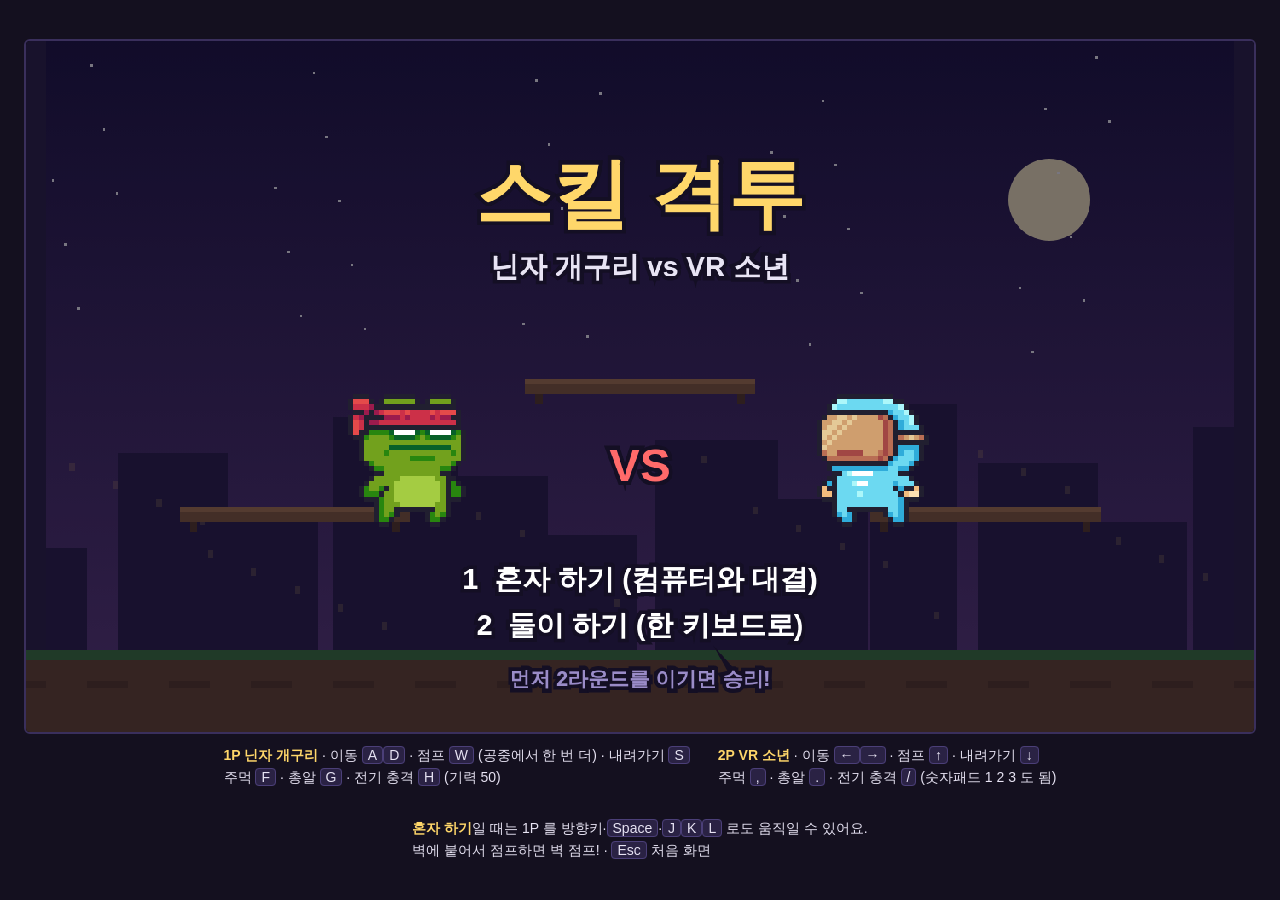
<file: week-04/index.html>
<!doctype html>
<html lang="ko">
<head>
<meta charset="utf-8">
<meta name="viewport" content="width=device-width, initial-scale=1">
<title>스킬 격투 · 개구리 vs VR 소년</title>
<style>
  html, body { margin: 0; height: 100%; background: #14101f; color: #e8e4f4;
    font-family: "Malgun Gothic", "Apple SD Gothic Neo", sans-serif; }
  body { display: flex; flex-direction: column; align-items: center; justify-content: center; gap: 10px; }
  canvas { width: min(96vw, calc((100vh - 120px) * 16 / 9)); aspect-ratio: 16 / 9;
    image-rendering: pixelated; background: #000; border: 2px solid #3a2f5c; border-radius: 6px; }
  #help { display: flex; gap: 28px; flex-wrap: wrap; justify-content: center; font-size: 14px; line-height: 1.6; }
  #help b { color: #ffd76a; }
  kbd { background: #2a2244; border: 1px solid #4b3f78; border-radius: 4px; padding: 0 5px; font-family: inherit; }
</style>
</head>
<body>
<canvas id="game"></canvas>
<div id="help">
  <div><b>1P 닌자 개구리</b> · 이동 <kbd>A</kbd><kbd>D</kbd> · 점프 <kbd>W</kbd> (공중에서 한 번 더) · 내려가기 <kbd>S</kbd><br>
    주먹 <kbd>F</kbd> · 총알 <kbd>G</kbd> · 전기 충격 <kbd>H</kbd> (기력 50)</div>
  <div><b>2P VR 소년</b> · 이동 <kbd>←</kbd><kbd>→</kbd> · 점프 <kbd>↑</kbd> · 내려가기 <kbd>↓</kbd><br>
    주먹 <kbd>,</kbd> · 총알 <kbd>.</kbd> · 전기 충격 <kbd>/</kbd> (숫자패드 1 2 3 도 됨)</div>
  <div><b>혼자 하기</b>일 때는 1P 를 방향키·<kbd>Space</kbd>·<kbd>J</kbd><kbd>K</kbd><kbd>L</kbd> 로도 움직일 수 있어요.<br>
    벽에 붙어서 점프하면 벽 점프! · <kbd>Esc</kbd> 처음 화면</div>
</div>
<script>
'use strict';
// ================= 화면 =================
const W = 480, H = 270, SCALE = 3;          // 게임 좌표 480×270, 실제로는 3배로 그림
const GROUND = 238, LEFT_WALL = 8, RIGHT_WALL = W - 8;
const canvas = document.getElementById('game');
canvas.width = W * SCALE; canvas.height = H * SCALE;
const ctx = canvas.getContext('2d');
const FONT = '"Malgun Gothic", "Apple SD Gothic Neo", sans-serif';

// ================= 에셋 (drop.json 정보) =================
const IMG_DIR = 'assets/images/';
const CHAR_DEFS = {
  frog: { name: '닌자 개구리', file: 'ninja-frog',  fw: 32, fh: 32, color: '#7be07b' },
  guy:  { name: 'VR 소년',     file: 'virtual-guy', fw: 27, fh: 28, color: '#6ec6ff' },
};
// 캐릭터 애니메이션: [프레임 수, fps, 반복]
const CHAR_ANIMS = {
  'idle': [11, 20, true], 'run': [12, 20, true], 'jump': [1, 20, true], 'double-jump': [6, 20, true],
  'fall': [1, 10, true], 'wall-jump': [5, 20, true], 'hit': [7, 20, false],
};
const FX_DEFS = {
  crack: { file: 'hits-crack_explode.png',      fw: 32, fh: 32, frames: 7, fps: 14, loop: false },
  boom:  { file: 'explosion-small_explode.png', fw: 32, fh: 32, frames: 7, fps: 18, loop: false },
  shock: { file: 'electro-shock_explode.png',   fw: 72, fh: 87, frames: 9, fps: 18, loop: false },
  shot:  { file: 'hunter-shot_shoot.png',       fw: 25, fh: 6,  frames: 2, fps: 14, loop: true },
};
const images = {}, missing = [];
function loadImage(name) {
  return new Promise(resolve => {
    const im = new Image();
    im.onload = () => { images[name] = im; resolve(); };
    im.onerror = () => { missing.push(name); resolve(); };
    im.src = IMG_DIR + name;
  });
}
function allImageNames() {
  const list = [];
  for (const c of Object.values(CHAR_DEFS)) for (const a of Object.keys(CHAR_ANIMS)) list.push(`${c.file}_${a}.png`);
  for (const f of Object.values(FX_DEFS)) list.push(f.file);
  return list;
}

// ================= 규칙 숫자 =================
const GRAVITY = 900, SPEED = 115, JUMP_V = 300, DJUMP_V = 270, WALL_VX = 190, WALL_VY = 280;
const SKILLS = {
  punch: { cd: 0.35, dmg: 7,  kb: 150, stun: 0.30 },
  shot:  { cd: 0.90, dmg: 6,  kb: 100, stun: 0.25, speed: 260 },
  shock: { cd: 1.20, dmg: 18, kb: 240, stun: 0.65, lift: 210, cost: 50, delay: 0.17 },
};
const PLATFORMS = [ { x: 60, y: 182, w: 90 }, { x: 330, y: 182, w: 90 }, { x: 195, y: 132, w: 90 } ];
const ROUND_TIME = 60, WINS_NEEDED = 2;

// ================= 키 입력 =================
const down = new Set(), pressed = new Set();
const KEYMAP = {
  p1: { left: ['KeyA'], right: ['KeyD'], jump: ['KeyW'], down: ['KeyS'], s1: ['KeyF'], s2: ['KeyG'], s3: ['KeyH'] },
  p2: { left: ['ArrowLeft'], right: ['ArrowRight'], jump: ['ArrowUp'], down: ['ArrowDown'],
        s1: ['Comma', 'Numpad1'], s2: ['Period', 'Numpad2'], s3: ['Slash', 'Numpad3'] },
  solo: { left: ['KeyA', 'ArrowLeft'], right: ['KeyD', 'ArrowRight'], jump: ['KeyW', 'ArrowUp', 'Space'],
          down: ['KeyS', 'ArrowDown'], s1: ['KeyF', 'KeyJ'], s2: ['KeyG', 'KeyK'], s3: ['KeyH', 'KeyL'] },
};
const GAME_KEYS = new Set(['ArrowLeft', 'ArrowRight', 'ArrowUp', 'ArrowDown', 'Space', 'Slash']);
addEventListener('keydown', e => {
  if (GAME_KEYS.has(e.code)) e.preventDefault();
  if (!e.repeat) pressed.add(e.code);
  down.add(e.code);
});
addEventListener('keyup', e => down.delete(e.code));
addEventListener('blur', () => down.clear());
const anyDown = codes => codes.some(c => down.has(c));
const anyPressed = codes => codes.some(c => pressed.has(c));
function humanInput(map) {
  return {
    move: (anyDown(map.right) ? 1 : 0) - (anyDown(map.left) ? 1 : 0),
    jump: anyPressed(map.jump), down: anyDown(map.down),
    s1: anyPressed(map.s1), s2: anyPressed(map.s2), s3: anyPressed(map.s3),
  };
}

// ================= 게임 상태 =================
let state = 'title', mode = 1, stateT = 0, round = 1, wins = [0, 0], timer = ROUND_TIME;
let p1 = null, p2 = null, projectiles = [], effects = [], popups = [];
let shake = 0, hitstop = 0, banner = '', subBanner = '', titleT = 0;

function makeFighter(kind, x, facing, ctrl, tag) {
  return { kind, def: CHAR_DEFS[kind], x, y: GROUND, vx: 0, vy: 0, kb: 0, facing, ctrl, tag,
    onGround: true, jumpsUsed: 0, djT: 9, wall: 0, dropT: 0, castT: 0,
    hp: 100, hpShown: 100, energy: 0, noEnergyT: 0,
    anim: 'idle', animT: 0, stun: 0, invuln: 0, cd: { punch: 0, shot: 0, shock: 0 }, pendingShock: null };
}
function startMatch(m) { mode = m; wins = [0, 0]; round = 1; startRound(); }
function startRound() {
  p1 = makeFighter('frog', 130, 1, mode === 1 ? 'solo' : 'p1', '1P');
  p2 = makeFighter('guy', 350, -1, mode === 1 ? 'cpu' : 'p2', mode === 1 ? 'CPU' : '2P');
  projectiles = []; effects = []; popups = [];
  timer = ROUND_TIME; state = 'ready'; stateT = 0; ai.t = 0; ai.move = 0;
}
function endRound(winner, reason) {
  if (state !== 'fight') return;
  state = 'ko'; stateT = 0;
  if (winner) wins[winner === p1 ? 0 : 1]++;
  banner = reason === 'time' ? '시간 끝!' : 'K.O.!';
  subBanner = winner ? `${winner.def.name} 승리` : '무승부';
}

// ================= 캐릭터 움직임 =================
const boxOf = f => ({ l: f.x - 9, r: f.x + 9, t: f.y - 26, b: f.y });
const overlap = (a, b) => a.l < b.r && a.r > b.l && a.t < b.b && a.b > b.t;
function setAnim(f, a) { if (f.anim !== a) { f.anim = a; f.animT = 0; } }

function updateFighter(f, opp, inp, dt) {
  f.animT += dt; f.djT += dt;
  for (const k in f.cd) f.cd[k] = Math.max(0, f.cd[k] - dt);
  f.invuln = Math.max(0, f.invuln - dt);
  f.noEnergyT = Math.max(0, f.noEnergyT - dt);
  f.dropT = Math.max(0, f.dropT - dt);
  f.castT = Math.max(0, f.castT - dt);
  f.hpShown += (f.hp - f.hpShown) * Math.min(1, dt * 4);
  if (f.stun > 0) f.stun -= dt;
  if (state === 'fight') f.energy = Math.min(100, f.energy + 3 * dt);

  const canAct = state === 'fight' && f.stun <= 0 && f.hp > 0;
  const move = canAct && f.castT <= 0 ? inp.move : 0;
  if (canAct) {
    if (move !== 0) f.facing = move;
    else if (f.onGround) f.facing = opp.x >= f.x ? 1 : -1;
  }

  // 점프 · 2단 점프 · 벽 점프
  if (canAct && inp.jump) {
    if (f.onGround && inp.down && f.y < GROUND) { f.dropT = 0.25; f.onGround = false; f.jumpsUsed = 1; }
    else if (f.onGround) { f.vy = -JUMP_V; f.onGround = false; f.jumpsUsed = 1; }
    else if (f.wall !== 0) { f.vy = -WALL_VY; f.kb = -f.wall * WALL_VX; f.facing = -f.wall; f.jumpsUsed = 1; f.wall = 0; }
    else if (f.jumpsUsed < 2) { f.vy = -DJUMP_V; f.jumpsUsed = 2; f.djT = 0; f.animT = 0; }
  }

  // 스킬
  if (canAct && f.castT <= 0) {
    if (inp.s1 && f.cd.punch <= 0) doPunch(f, opp);
    else if (inp.s2 && f.cd.shot <= 0) doShot(f);
    else if (inp.s3 && f.cd.shock <= 0) {
      if (f.energy >= SKILLS.shock.cost) doShock(f); else f.noEnergyT = 0.6;
    }
  }
  if (f.pendingShock) {
    f.pendingShock.t -= dt;
    if (f.pendingShock.t <= 0) { shockHit(f, opp, f.pendingShock); f.pendingShock = null; }
  }

  // 가로 이동 + 밀려남
  f.kb -= f.kb * Math.min(1, (f.onGround ? 7 : 2.5) * dt);
  if (Math.abs(f.kb) < 2) f.kb = 0;
  f.vx = move * SPEED + f.kb;

  // 세로 이동
  f.vy += GRAVITY * dt;
  if (f.wall !== 0) f.vy = Math.min(f.vy, 55);   // 벽에 붙으면 천천히 미끄러짐
  const prevY = f.y;
  f.x += f.vx * dt; f.y += f.vy * dt;

  let touch = 0;
  if (f.x < LEFT_WALL + 9) { f.x = LEFT_WALL + 9; touch = -1; if (f.kb < 0) f.kb = 0; }
  if (f.x > RIGHT_WALL - 9) { f.x = RIGHT_WALL - 9; touch = 1; if (f.kb > 0) f.kb = 0; }

  const wasGround = f.onGround;
  f.onGround = false;
  if (f.y >= GROUND) { f.y = GROUND; f.vy = 0; f.onGround = true; }
  else if (f.vy >= 0 && f.dropT <= 0) {
    for (const p of PLATFORMS) {
      if (prevY <= p.y && f.y >= p.y && f.x > p.x - 4 && f.x < p.x + p.w + 4) { f.y = p.y; f.vy = 0; f.onGround = true; break; }
    }
  }
  if (f.onGround) f.jumpsUsed = 0;
  else if (wasGround && f.jumpsUsed === 0) f.jumpsUsed = 1;   // 발판에서 떨어져도 공중 점프 한 번
  f.wall = (!f.onGround && touch !== 0 && move === touch && f.vy > 0) ? touch : 0;

  // 애니메이션 고르기
  let a;
  if (f.stun > 0 || f.hp <= 0) a = 'hit';
  else if (f.onGround) a = move !== 0 ? 'run' : 'idle';
  else if (f.wall !== 0) a = 'wall-jump';
  else if (f.jumpsUsed === 2 && f.djT < 0.3) a = 'double-jump';
  else a = f.vy < 0 ? 'jump' : 'fall';
  setAnim(f, a);
}

function pushApart(a, b) {
  const dx = b.x - a.x;
  if (Math.abs(dx) < 16 && Math.abs(a.y - b.y) < 24) {
    const push = (16 - Math.abs(dx)) / 2, s = dx >= 0 ? 1 : -1;
    a.x -= push * s; b.x += push * s;
    for (const f of [a, b]) f.x = Math.max(LEFT_WALL + 9, Math.min(RIGHT_WALL - 9, f.x));
  }
}

// ================= 스킬 =================
function doPunch(f, opp) {
  const s = SKILLS.punch;
  f.cd.punch = s.cd; f.kb += f.facing * 70;
  const reach = { l: f.facing > 0 ? f.x + 4 : f.x - 30, r: f.facing > 0 ? f.x + 30 : f.x - 4, t: f.y - 26, b: f.y };
  if (overlap(reach, boxOf(opp))) hit(opp, f, s.dmg, s.kb, 0, s.stun, 'crack', opp.x, opp.y - 14);
  else spawnFx('crack', f.x + f.facing * 22, f.y - 14, f.facing < 0, 0.5);
}
function doShot(f) {
  f.cd.shot = SKILLS.shot.cd;
  projectiles.push({ owner: f, x: f.x + f.facing * 14, y: f.y - 14, dir: f.facing, t: 0, aiSeen: false });
}
function doShock(f) {
  const s = SKILLS.shock;
  f.cd.shock = s.cd; f.energy -= s.cost; f.castT = 0.3;
  const x = Math.max(LEFT_WALL + 20, Math.min(RIGHT_WALL - 20, f.x + f.facing * 42));
  spawnFx('shock', x, f.y - 87 / 2, f.facing < 0);
  f.pendingShock = { t: s.delay, x, y: f.y };
  shake = Math.max(shake, 2);
}
function shockHit(f, opp, ps) {
  const s = SKILLS.shock;
  const area = { l: ps.x - 28, r: ps.x + 28, t: ps.y - 80, b: ps.y + 2 };
  if (overlap(area, boxOf(opp))) hit(opp, f, s.dmg, s.kb, s.lift, s.stun, 'boom', opp.x, opp.y - 14);
}
function hit(t, a, dmg, kb, lift, stun, fx, fxX, fxY, dir) {
  if (t.invuln > 0 || state !== 'fight' || t.hp <= 0) return false;
  const d = dir || Math.sign(t.x - a.x) || a.facing;
  t.hp = Math.max(0, t.hp - dmg);
  t.kb = d * kb;
  if (lift) { t.vy = -lift; t.onGround = false; }
  t.stun = stun; t.invuln = 0.12; t.anim = 'hit'; t.animT = 0; t.castT = 0; t.pendingShock = null;
  a.energy = Math.min(100, a.energy + 8); t.energy = Math.min(100, t.energy + 5);
  spawnFx(fx, fxX, fxY, d < 0);
  popups.push({ text: `-${dmg}`, x: t.x, y: t.y - 34, t: 0, color: dmg >= 15 ? '#ffd76a' : '#ffffff' });
  shake = Math.max(shake, dmg >= 15 ? 5 : 2.5);
  hitstop = dmg >= 15 ? 0.12 : 0.05;
  if (t.hp <= 0) { t.stun = 99; endRound(a, 'ko'); }
  return true;
}
function spawnFx(name, x, y, flip, alpha = 1) { effects.push({ def: FX_DEFS[name], x, y, flip, t: 0, alpha }); }

function updateProjectiles(dt) {
  const fighters = [p1, p2];
  for (const p of projectiles) {
    p.t += dt; p.x += p.dir * SKILLS.shot.speed * dt;
    const box = { l: p.x - 10, r: p.x + 10, t: p.y - 3, b: p.y + 3 };
    for (const f of fighters) {
      if (f === p.owner || p.dead) continue;
      if (overlap(box, boxOf(f))) {
        const s = SKILLS.shot;
        hit(f, p.owner, s.dmg, s.kb, 0, s.stun, 'boom', p.x + p.dir * 6, p.y, p.dir);
        p.dead = true;
      }
    }
    if (p.x < -30 || p.x > W + 30) p.dead = true;
  }
  // 총알끼리 부딪치면 둘 다 터짐
  for (let i = 0; i < projectiles.length; i++) for (let j = i + 1; j < projectiles.length; j++) {
    const a = projectiles[i], b = projectiles[j];
    if (!a.dead && !b.dead && a.owner !== b.owner && Math.abs(a.x - b.x) < 14 && Math.abs(a.y - b.y) < 10) {
      a.dead = b.dead = true; spawnFx('boom', (a.x + b.x) / 2, (a.y + b.y) / 2, false);
    }
  }
  projectiles = projectiles.filter(p => !p.dead);
}

// ================= 컴퓨터 상대 =================
const ai = { t: 0, move: 0 };
function cpuInput(f, opp, dt) {
  const inp = { move: 0, jump: false, down: false, s1: false, s2: false, s3: false };
  const dx = opp.x - f.x, adx = Math.abs(dx), dir = Math.sign(dx) || 1, dy = Math.abs(opp.y - f.y);
  ai.t -= dt;
  if (ai.t <= 0 && state === 'fight') {
    ai.t = 0.14 + Math.random() * 0.2;            // 사람처럼 조금 늦게 반응
    if (adx > 120) ai.move = Math.random() < 0.8 ? dir : 0;
    else if (adx < 24) ai.move = Math.random() < 0.35 ? -dir : 0;
    else ai.move = Math.random() < 0.6 ? dir : (Math.random() < 0.5 ? 0 : -dir);
    if (f.energy >= SKILLS.shock.cost && adx > 18 && adx < 70 && dy < 30 && Math.random() < 0.35) { ai.move = 0; inp.s3 = true; }
    else if (adx < 34 && dy < 22 && Math.random() < 0.55) { ai.move = 0; inp.s1 = true; }
    else if (adx >= 60 && dy < 18 && Math.random() < 0.3) { ai.move = 0; inp.s2 = true; }
    if (opp.y < f.y - 40 && Math.random() < 0.45) inp.jump = true;
    else if (Math.random() < 0.05) inp.jump = true;
  }
  for (const p of projectiles) {   // 날아오는 총알 피하기
    if (p.owner !== f && !p.aiSeen && Math.sign(f.x - p.x) === p.dir && Math.abs(f.x - p.x) < 80 && f.onGround) {
      p.aiSeen = true; if (Math.random() < 0.5) inp.jump = true;
    }
  }
  inp.move = ai.move;
  return inp;
}
function inputFor(f, opp, dt) { return f.ctrl === 'cpu' ? cpuInput(f, opp, dt) : humanInput(KEYMAP[f.ctrl]); }

// ================= 한 번 갱신 =================
function update(dt) {
  if (state === 'title') {
    titleT += dt;
    if (pressed.has('Digit1') || pressed.has('Numpad1')) startMatch(1);
    else if (pressed.has('Digit2') || pressed.has('Numpad2')) startMatch(2);
    pressed.clear(); return;
  }
  if (pressed.has('Escape')) { state = 'title'; pressed.clear(); return; }
  if (state === 'over') {
    if (pressed.has('Enter') || pressed.has('NumpadEnter')) startMatch(mode);
    stateT += dt; animateOnly(dt); pressed.clear(); return;
  }
  stateT += dt;
  if (state === 'ready' && stateT > 1.6) state = 'fight';
  if (state === 'ko') {
    dt *= stateT < 0.8 ? 0.35 : 1;                 // KO 순간 느리게
    if (stateT > 2.4) {
      if (wins[0] >= WINS_NEEDED || wins[1] >= WINS_NEEDED) { state = 'over'; stateT = 0; }
      else { round++; startRound(); }
      pressed.clear(); return;
    }
  }
  if (hitstop > 0) { hitstop -= dt; pressed.clear(); return; }
  if (state === 'fight') {
    timer -= dt;
    if (timer <= 0) { timer = 0; endRound(p1.hp > p2.hp ? p1 : p2.hp > p1.hp ? p2 : null, 'time'); }
  }
  const i1 = inputFor(p1, p2, dt), i2 = inputFor(p2, p1, dt);
  updateFighter(p1, p2, i1, dt);
  updateFighter(p2, p1, i2, dt);
  pushApart(p1, p2);
  updateProjectiles(dt);
  animateOnly(dt);
  pressed.clear();
}
function animateOnly(dt) {
  for (const e of effects) e.t += dt;
  effects = effects.filter(e => e.def.loop || e.t * e.def.fps < e.def.frames);
  for (const p of popups) { p.t += dt; p.y -= 18 * dt; }
  popups = popups.filter(p => p.t < 0.8);
  shake = Math.max(0, shake - dt * 20);
  if (state === 'over') for (const f of [p1, p2]) { f.animT += dt; if (f.hp > 0) setAnim(f, 'idle'); }
}

// ================= 그리기 =================
function drawSheet(img, fw, fh, frame, cx, bottom, flip, size = 1) {
  if (!img) return;
  const w = fw * size, h = fh * size;
  const x = Math.round(cx - w / 2), y = Math.round(bottom - h);
  ctx.save();
  if (flip) { ctx.translate(x + w, y); ctx.scale(-1, 1); ctx.drawImage(img, frame * fw, 0, fw, fh, 0, 0, w, h); }
  else ctx.drawImage(img, frame * fw, 0, fw, fh, x, y, w, h);
  ctx.restore();
}
function charFrame(f) {
  const [n, fps, loop] = CHAR_ANIMS[f.anim];
  const i = Math.floor(f.animT * fps);
  return loop ? i % n : Math.min(i, n - 1);
}
function drawFighter(f) {
  ctx.fillStyle = 'rgba(0,0,0,0.35)';
  const shadowY = f.y >= GROUND - 1 ? GROUND : f.y;
  ctx.beginPath(); ctx.ellipse(Math.round(f.x), shadowY, 9, 2.5, 0, 0, Math.PI * 2); ctx.fill();
  const img = images[`${f.def.file}_${f.anim}.png`];
  if (f.invuln > 0 && Math.floor(f.invuln * 40) % 2 === 0) ctx.globalAlpha = 0.6;
  drawSheet(img, f.def.fw, f.def.fh, charFrame(f), f.x, f.y + 1, f.facing < 0);
  ctx.globalAlpha = 1;
  ctx.font = `bold 7px ${FONT}`; ctx.textAlign = 'center';
  ctx.fillStyle = f.def.color; ctx.fillText(f.tag, Math.round(f.x), Math.round(f.y - f.def.fh - 3));
}
function drawBackground() {
  const g = ctx.createLinearGradient(0, 0, 0, GROUND);
  g.addColorStop(0, '#1b1440'); g.addColorStop(1, '#5a3a7a');
  ctx.fillStyle = g; ctx.fillRect(0, 0, W, H);
  ctx.fillStyle = '#fff3c4'; ctx.beginPath(); ctx.arc(400, 62, 16, 0, Math.PI * 2); ctx.fill();
  ctx.fillStyle = '#ffffff';
  for (let i = 0; i < 40; i++) ctx.fillRect((i * 97) % W, (i * 53) % 120 + 4, 1, 1);
  ctx.fillStyle = '#2a1f4a';                                    // 먼 건물
  for (let i = 0; i < 12; i++) { const bw = 30 + (i * 13) % 20, bh = 40 + (i * 37) % 60; ctx.fillRect(i * 42 - 6, GROUND - bh, bw, bh); }
  ctx.fillStyle = '#ffd76a33';
  for (let i = 0; i < 30; i++) ctx.fillRect((i * 71) % W, GROUND - 10 - (i * 29) % 70, 2, 3);
  ctx.fillStyle = '#3d7a3d'; ctx.fillRect(0, GROUND, W, 4);   // 땅
  ctx.fillStyle = '#6b4a2f'; ctx.fillRect(0, GROUND + 4, W, H - GROUND);
  ctx.fillStyle = '#5a3d26';
  for (let x = 0; x < W; x += 16) ctx.fillRect(x + ((x / 16) % 2) * 8, GROUND + 12, 8, 3);
  for (const p of PLATFORMS) {
    ctx.fillStyle = '#8a5f3a'; ctx.fillRect(p.x, p.y, p.w, 6);
    ctx.fillStyle = '#b07d4f'; ctx.fillRect(p.x, p.y, p.w, 2);
    ctx.fillStyle = '#5a3d26'; ctx.fillRect(p.x + 4, p.y + 6, 3, 4); ctx.fillRect(p.x + p.w - 7, p.y + 6, 3, 4);
  }
  ctx.fillStyle = '#2a2244'; ctx.fillRect(0, 0, LEFT_WALL, GROUND); ctx.fillRect(RIGHT_WALL, 0, W - RIGHT_WALL, GROUND);
}
function drawHUD() {
  const barW = 180, y = 10;
  [p1, p2].forEach((f, i) => {
    const x = i === 0 ? 12 : W - 12 - barW;
    ctx.fillStyle = '#1a1430'; ctx.fillRect(x - 1, y - 1, barW + 2, 10);
    const shown = barW * f.hpShown / 100, real = barW * f.hp / 100;
    ctx.fillStyle = '#ff5a5a';
    if (i === 0) ctx.fillRect(x, y, shown, 8); else ctx.fillRect(x + barW - shown, y, shown, 8);
    ctx.fillStyle = f.hp > 30 ? '#ffe05a' : '#ff8a3a';
    if (i === 0) ctx.fillRect(x, y, real, 8); else ctx.fillRect(x + barW - real, y, real, 8);
    // 기력
    const ew = 90, ex = i === 0 ? x : x + barW - ew, ey = y + 12;
    ctx.fillStyle = '#1a1430'; ctx.fillRect(ex - 1, ey - 1, ew + 2, 6);
    const ready = f.energy >= SKILLS.shock.cost;
    ctx.fillStyle = f.noEnergyT > 0 && Math.floor(f.noEnergyT * 10) % 2 ? '#ff5a5a' : ready ? '#6ee8ff' : '#4a7ad8';
    const eFill = ew * f.energy / 100;
    if (i === 0) ctx.fillRect(ex, ey, eFill, 4); else ctx.fillRect(ex + ew - eFill, ey, eFill, 4);
    ctx.fillStyle = '#ffffff88'; ctx.fillRect(ex + ew / 2, ey - 1, 1, 6);   // 50 표시
    // 이름 · 승리 표시
    ctx.font = `bold 8px ${FONT}`; ctx.fillStyle = f.def.color;
    ctx.textAlign = i === 0 ? 'left' : 'right';
    const nx = i === 0 ? x : x + barW;
    ctx.fillText(`${f.tag} ${f.def.name}`, nx, ey + 14);
    for (let w = 0; w < WINS_NEEDED; w++) {
      ctx.fillStyle = w < wins[i] ? '#ffd76a' : '#3a2f5c';
      const dx = i === 0 ? x + barW - 8 - w * 10 : x + 2 + w * 10;
      ctx.beginPath(); ctx.arc(dx + 3, ey + 11, 3, 0, Math.PI * 2); ctx.fill();
    }
    // 스킬 칸 (다시 쓸 수 있을 때까지 어둡게)
    const keys = f.ctrl === 'p2' ? [',', '.', '/'] : f.ctrl === 'cpu' ? ['주먹', '총알', '전기'] : ['F', 'G', 'H'];
    const names = ['punch', 'shot', 'shock'];
    names.forEach((k, j) => {
      const bx = i === 0 ? x + j * 26 : x + barW - 24 - j * 26, by = ey + 19;
      const rate = f.cd[k] / SKILLS[k].cd;
      const usable = rate <= 0 && (k !== 'shock' || ready);
      ctx.fillStyle = usable ? '#3a2f5c' : '#1a1430'; ctx.fillRect(bx, by, 24, 9);
      if (rate > 0) { ctx.fillStyle = '#ffffff22'; ctx.fillRect(bx, by, 24 * (1 - rate), 9); }
      ctx.fillStyle = usable ? '#ffffff' : '#7a7090'; ctx.font = `bold 6px ${FONT}`; ctx.textAlign = 'center';
      ctx.fillText(f.ctrl === 'cpu' ? keys[j] : `${keys[j]} ${['주먹', '총알', '전기'][j]}`, bx + 12, by + 6.5);
    });
  });
  ctx.textAlign = 'center'; ctx.font = `bold 16px ${FONT}`;
  ctx.fillStyle = timer <= 10 ? '#ff6a6a' : '#ffffff';
  ctx.fillText(String(Math.ceil(timer)), W / 2, 24);
  ctx.font = `7px ${FONT}`; ctx.fillStyle = '#c8bce8'; ctx.fillText(`라운드 ${round}`, W / 2, 33);
}
function bigText(text, y, size, color) {
  ctx.textAlign = 'center'; ctx.font = `bold ${size}px ${FONT}`;
  ctx.lineWidth = 3; ctx.strokeStyle = '#140f24'; ctx.strokeText(text, W / 2, y);
  ctx.fillStyle = color; ctx.fillText(text, W / 2, y);
}
function drawTitle() {
  drawBackground();
  ctx.fillStyle = 'rgba(10,6,24,0.55)'; ctx.fillRect(0, 0, W, H);
  bigText('스킬 격투', 70, 30, '#ffd76a');
  bigText('닌자 개구리 vs VR 소년', 92, 11, '#e8e4f4');
  const fi = Math.floor(titleT * 20) % 11;
  drawSheet(images['ninja-frog_idle.png'], 32, 32, fi, 150, 190, false, 2);
  drawSheet(images['virtual-guy_idle.png'], 27, 28, fi, 330, 190, true, 2);
  bigText('VS', 172, 18, '#ff6a6a');
  const blink = Math.floor(titleT * 2) % 2 === 0;
  bigText('1  혼자 하기 (컴퓨터와 대결)', 214, 11, blink ? '#ffffff' : '#c8bce8');
  bigText('2  둘이 하기 (한 키보드로)', 232, 11, blink ? '#ffffff' : '#c8bce8');
  bigText('먼저 2라운드를 이기면 승리!', 252, 8, '#9a8cc8');
}
function render() {
  ctx.setTransform(SCALE, 0, 0, SCALE, 0, 0);
  ctx.imageSmoothingEnabled = false;
  if (missing.length) {
    ctx.fillStyle = '#000'; ctx.fillRect(0, 0, W, H);
    ctx.fillStyle = '#ff8a8a'; ctx.font = `9px ${FONT}`; ctx.textAlign = 'left';
    ctx.fillText('그림 파일을 못 찾았어요 (assets/images 폴더 확인):', 12, 20);
    missing.forEach((m, i) => ctx.fillText('· ' + m, 12, 34 + i * 11));
    return;
  }
  if (state === 'title') { drawTitle(); return; }
  ctx.save();
  if (shake > 0) ctx.translate(Math.round((Math.random() - 0.5) * shake), Math.round((Math.random() - 0.5) * shake));
  drawBackground();
  for (const f of [p1, p2]) drawFighter(f);
  for (const p of projectiles) {
    const d = FX_DEFS.shot;
    drawSheet(images[d.file], d.fw, d.fh, Math.floor(p.t * d.fps) % d.frames, p.x, p.y + 3, p.dir < 0);
  }
  for (const e of effects) {
    const d = e.def, fr = d.loop ? Math.floor(e.t * d.fps) % d.frames : Math.min(d.frames - 1, Math.floor(e.t * d.fps));
    ctx.globalAlpha = e.alpha;
    drawSheet(images[d.file], d.fw, d.fh, fr, e.x, e.y + d.fh / 2, e.flip);
    ctx.globalAlpha = 1;
  }
  for (const p of popups) {
    ctx.globalAlpha = 1 - p.t / 0.8; ctx.font = `bold 9px ${FONT}`; ctx.textAlign = 'center';
    ctx.lineWidth = 2; ctx.strokeStyle = '#140f24'; ctx.strokeText(p.text, p.x, p.y);
    ctx.fillStyle = p.color; ctx.fillText(p.text, p.x, p.y);
    ctx.globalAlpha = 1;
  }
  ctx.restore();
  drawHUD();
  if (state === 'ready') {
    if (stateT < 1.0) bigText(`라운드 ${round}`, 120, 24, '#ffffff');
    else bigText('싸워라!', 120, 28, '#ffd76a');
  } else if (state === 'ko') {
    bigText(banner, 112, 30, '#ff6a6a');
    bigText(subBanner, 136, 12, '#ffffff');
  } else if (state === 'over') {
    ctx.fillStyle = 'rgba(10,6,24,0.5)'; ctx.fillRect(0, 0, W, H);
    const champ = wins[0] >= WINS_NEEDED ? p1 : p2;
    bigText(`${champ.def.name} 최종 승리!`, 110, 22, champ.def.color);
    bigText(`${wins[0]} : ${wins[1]}`, 136, 14, '#ffffff');
    bigText('Enter 다시 하기 · Esc 처음 화면', 162, 9, '#c8bce8');
  }
}

// ================= 시작 =================
const STEP = 1 / 60;
let last = 0, acc = 0;
function frame(now) {
  const dt = Math.min(0.1, (now - last) / 1000 || 0); last = now;
  acc += dt;
  while (acc >= STEP) { update(STEP); acc -= STEP; }
  render();
  requestAnimationFrame(frame);
}
Promise.all(allImageNames().map(loadImage)).then(() => requestAnimationFrame(t => { last = t; frame(t); }));

// 확인용 (자동 검사에서 씀)
window.__game = { get state() { return state; }, get p1() { return p1; }, get p2() { return p2; },
  get wins() { return wins; }, get projectiles() { return projectiles; }, get effects() { return effects; },
  get timer() { return timer; }, update, startMatch, pressed, down, images, missing };
</script>
</body>
</html>
</file>
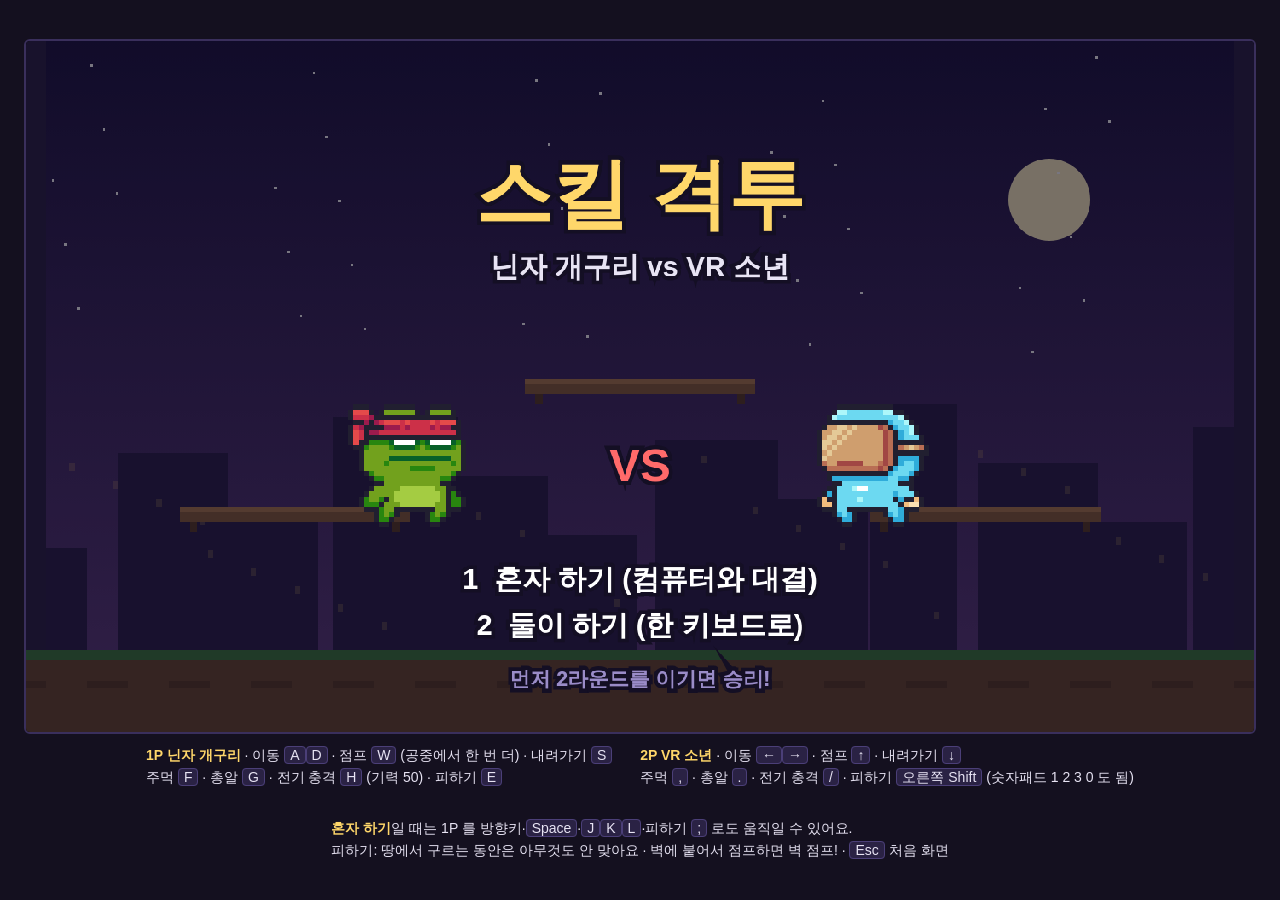
<file: week-05/index.html>
<!doctype html>
<html lang="ko">
<head>
<meta charset="utf-8">
<meta name="viewport" content="width=device-width, initial-scale=1">
<title>스킬 격투 · 개구리 vs VR 소년</title>
<style>
  html, body { margin: 0; height: 100%; background: #14101f; color: #e8e4f4;
    font-family: "Malgun Gothic", "Apple SD Gothic Neo", sans-serif; }
  body { display: flex; flex-direction: column; align-items: center; justify-content: center; gap: 10px; }
  canvas { width: min(96vw, calc((100vh - 160px) * 16 / 9)); aspect-ratio: 16 / 9;
    image-rendering: pixelated; background: #000; border: 2px solid #3a2f5c; border-radius: 6px; }
  #help { display: flex; gap: 28px; flex-wrap: wrap; justify-content: center; font-size: 14px; line-height: 1.6; }
  #help b { color: #ffd76a; }
  kbd { background: #2a2244; border: 1px solid #4b3f78; border-radius: 4px; padding: 0 5px; font-family: inherit; }
</style>
</head>
<body>
<canvas id="game"></canvas>
<div id="help">
  <div><b>1P 닌자 개구리</b> · 이동 <kbd>A</kbd><kbd>D</kbd> · 점프 <kbd>W</kbd> (공중에서 한 번 더) · 내려가기 <kbd>S</kbd><br>
    주먹 <kbd>F</kbd> · 총알 <kbd>G</kbd> · 전기 충격 <kbd>H</kbd> (기력 50) · 피하기 <kbd>E</kbd></div>
  <div><b>2P VR 소년</b> · 이동 <kbd>←</kbd><kbd>→</kbd> · 점프 <kbd>↑</kbd> · 내려가기 <kbd>↓</kbd><br>
    주먹 <kbd>,</kbd> · 총알 <kbd>.</kbd> · 전기 충격 <kbd>/</kbd> · 피하기 <kbd>오른쪽 Shift</kbd> (숫자패드 1 2 3 0 도 됨)</div>
  <div><b>혼자 하기</b>일 때는 1P 를 방향키·<kbd>Space</kbd>·<kbd>J</kbd><kbd>K</kbd><kbd>L</kbd>·피하기 <kbd>;</kbd> 로도 움직일 수 있어요.<br>
    피하기: 땅에서 구르는 동안은 아무것도 안 맞아요 · 벽에 붙어서 점프하면 벽 점프! · <kbd>Esc</kbd> 처음 화면</div>
</div>
<script>
'use strict';
// ================= 화면 =================
const W = 480, H = 270, SCALE = 3;          // 게임 좌표 480×270, 실제로는 3배로 그림
const GROUND = 238, LEFT_WALL = 8, RIGHT_WALL = W - 8;
const canvas = document.getElementById('game');
canvas.width = W * SCALE; canvas.height = H * SCALE;
const ctx = canvas.getContext('2d');
const FONT = '"Malgun Gothic", "Apple SD Gothic Neo", sans-serif';

// ================= 에셋 (drop.json 정보) =================
const IMG_DIR = 'assets/images/';
const CHAR_DEFS = {
  frog: { name: '닌자 개구리', file: 'ninja-frog',  fw: 32, fh: 32, color: '#7be07b' },
  guy:  { name: 'VR 소년',     file: 'virtual-guy', fw: 27, fh: 28, color: '#6ec6ff' },
};
// 캐릭터 애니메이션: [프레임 수, fps, 반복]
const CHAR_ANIMS = {
  'idle': [11, 20, true], 'run': [12, 20, true], 'jump': [1, 20, true], 'double-jump': [6, 20, true],
  'fall': [1, 10, true], 'wall-jump': [5, 20, true], 'hit': [7, 20, false],
};
const FX_DEFS = {
  crack: { file: 'hits-crack_explode.png',      fw: 32, fh: 32, frames: 7, fps: 14, loop: false },
  boom:  { file: 'explosion-small_explode.png', fw: 32, fh: 32, frames: 7, fps: 18, loop: false },
  shock: { file: 'electro-shock_explode.png',   fw: 72, fh: 87, frames: 9, fps: 18, loop: false },
  shot:  { file: 'hunter-shot_shoot.png',       fw: 25, fh: 6,  frames: 2, fps: 14, loop: true },
};
const images = {}, missing = [];
function loadImage(name) {
  return new Promise(resolve => {
    const im = new Image();
    im.onload = () => { images[name] = im; resolve(); };
    im.onerror = () => { missing.push(name); resolve(); };
    im.src = IMG_DIR + name;
  });
}
function allImageNames() {
  const list = [];
  for (const c of Object.values(CHAR_DEFS)) for (const a of Object.keys(CHAR_ANIMS)) list.push(`${c.file}_${a}.png`);
  for (const f of Object.values(FX_DEFS)) list.push(f.file);
  return list;
}

// ================= 규칙 숫자 =================
const GRAVITY = 900, SPEED = 115, JUMP_V = 300, DJUMP_V = 270, WALL_VX = 190, WALL_VY = 280;
const SKILLS = {
  punch: { cd: 0.35, dmg: 7,  kb: 150, stun: 0.30 },
  shot:  { cd: 0.90, dmg: 6,  kb: 100, stun: 0.25, speed: 260 },
  shock: { cd: 1.20, dmg: 18, kb: 240, stun: 0.65, lift: 210, cost: 50, delay: 0.17 },
  roll:  { cd: 0.80, time: 0.35, speed: 220 },   // 피하기: 구르는 동안 안 맞음
};
const PLATFORMS = [ { x: 60, y: 182, w: 90 }, { x: 330, y: 182, w: 90 }, { x: 195, y: 132, w: 90 } ];
const ROUND_TIME = 60, WINS_NEEDED = 2;

// ================= 키 입력 =================
const down = new Set(), pressed = new Set();
const KEYMAP = {
  p1: { left: ['KeyA'], right: ['KeyD'], jump: ['KeyW'], down: ['KeyS'], s1: ['KeyF'], s2: ['KeyG'], s3: ['KeyH'], dodge: ['KeyE'] },
  p2: { left: ['ArrowLeft'], right: ['ArrowRight'], jump: ['ArrowUp'], down: ['ArrowDown'],
        s1: ['Comma', 'Numpad1'], s2: ['Period', 'Numpad2'], s3: ['Slash', 'Numpad3'], dodge: ['ShiftRight', 'Numpad0'] },
  solo: { left: ['KeyA', 'ArrowLeft'], right: ['KeyD', 'ArrowRight'], jump: ['KeyW', 'ArrowUp', 'Space'],
          down: ['KeyS', 'ArrowDown'], s1: ['KeyF', 'KeyJ'], s2: ['KeyG', 'KeyK'], s3: ['KeyH', 'KeyL'], dodge: ['KeyE', 'Semicolon'] },
};
const GAME_KEYS = new Set(['ArrowLeft', 'ArrowRight', 'ArrowUp', 'ArrowDown', 'Space', 'Slash']);
addEventListener('keydown', e => {
  if (GAME_KEYS.has(e.code)) e.preventDefault();
  if (!e.repeat) pressed.add(e.code);
  down.add(e.code);
});
addEventListener('keyup', e => down.delete(e.code));
addEventListener('blur', () => down.clear());
const anyDown = codes => codes.some(c => down.has(c));
const anyPressed = codes => codes.some(c => pressed.has(c));
function humanInput(map) {
  return {
    move: (anyDown(map.right) ? 1 : 0) - (anyDown(map.left) ? 1 : 0),
    jump: anyPressed(map.jump), down: anyDown(map.down),
    s1: anyPressed(map.s1), s2: anyPressed(map.s2), s3: anyPressed(map.s3), dodge: anyPressed(map.dodge),
  };
}

// ================= 게임 상태 =================
let state = 'title', mode = 1, stateT = 0, round = 1, wins = [0, 0], timer = ROUND_TIME;
let p1 = null, p2 = null, projectiles = [], effects = [], popups = [];
let shake = 0, hitstop = 0, banner = '', subBanner = '', titleT = 0;

function makeFighter(kind, x, facing, ctrl, tag) {
  return { kind, def: CHAR_DEFS[kind], x, y: GROUND, vx: 0, vy: 0, kb: 0, facing, ctrl, tag,
    onGround: true, jumpsUsed: 0, djT: 9, wall: 0, dropT: 0, castT: 0, rollT: 0, rollDir: 0,
    hp: 100, hpShown: 100, energy: 0, noEnergyT: 0,
    anim: 'idle', animT: 0, stun: 0, invuln: 0, cd: { punch: 0, shot: 0, shock: 0, roll: 0 }, pendingShock: null };
}
function startMatch(m) { mode = m; wins = [0, 0]; round = 1; startRound(); }
function startRound() {
  p1 = makeFighter('frog', 130, 1, mode === 1 ? 'solo' : 'p1', '1P');
  p2 = makeFighter('guy', 350, -1, mode === 1 ? 'cpu' : 'p2', mode === 1 ? 'CPU' : '2P');
  projectiles = []; effects = []; popups = [];
  timer = ROUND_TIME; state = 'ready'; stateT = 0; ai.t = 0; ai.move = 0;
}
function endRound(winner, reason) {
  if (state !== 'fight') return;
  state = 'ko'; stateT = 0;
  if (winner) wins[winner === p1 ? 0 : 1]++;
  banner = reason === 'time' ? '시간 끝!' : 'K.O.!';
  subBanner = winner ? `${winner.def.name} 승리` : '무승부';
}

// ================= 캐릭터 움직임 =================
const boxOf = f => ({ l: f.x - 9, r: f.x + 9, t: f.y - 26, b: f.y });
const overlap = (a, b) => a.l < b.r && a.r > b.l && a.t < b.b && a.b > b.t;
function setAnim(f, a) { if (f.anim !== a) { f.anim = a; f.animT = 0; } }

function updateFighter(f, opp, inp, dt) {
  f.animT += dt; f.djT += dt;
  for (const k in f.cd) f.cd[k] = Math.max(0, f.cd[k] - dt);
  f.invuln = Math.max(0, f.invuln - dt);
  f.noEnergyT = Math.max(0, f.noEnergyT - dt);
  f.dropT = Math.max(0, f.dropT - dt);
  f.castT = Math.max(0, f.castT - dt);
  f.rollT = Math.max(0, f.rollT - dt);
  f.hpShown += (f.hp - f.hpShown) * Math.min(1, dt * 4);
  if (f.stun > 0) f.stun -= dt;
  if (state === 'fight') f.energy = Math.min(100, f.energy + 3 * dt);

  const canAct = state === 'fight' && f.stun <= 0 && f.hp > 0;
  // 피하기: 땅에서 누른 방향으로 구름 (방향키를 안 누르면 상대 반대쪽으로)
  if (canAct && f.rollT <= 0 && f.castT <= 0 && inp.dodge && f.cd.roll <= 0 && f.onGround) {
    f.rollDir = inp.move || (opp.x >= f.x ? -1 : 1);
    f.rollT = SKILLS.roll.time; f.cd.roll = SKILLS.roll.cd; f.facing = f.rollDir;
  }
  const rolling = f.rollT > 0;
  const move = canAct && f.castT <= 0 && !rolling ? inp.move : 0;
  if (canAct && !rolling) {
    if (move !== 0) f.facing = move;
    else if (f.onGround) f.facing = opp.x >= f.x ? 1 : -1;
  }

  // 점프 · 2단 점프 · 벽 점프
  if (canAct && !rolling && inp.jump) {
    if (f.onGround && inp.down && f.y < GROUND) { f.dropT = 0.25; f.onGround = false; f.jumpsUsed = 1; }
    else if (f.onGround) { f.vy = -JUMP_V; f.onGround = false; f.jumpsUsed = 1; }
    else if (f.wall !== 0) { f.vy = -WALL_VY; f.kb = -f.wall * WALL_VX; f.facing = -f.wall; f.jumpsUsed = 1; f.wall = 0; }
    else if (f.jumpsUsed < 2) { f.vy = -DJUMP_V; f.jumpsUsed = 2; f.djT = 0; f.animT = 0; }
  }

  // 스킬
  if (canAct && f.castT <= 0 && !rolling) {
    if (inp.s1 && f.cd.punch <= 0) doPunch(f, opp);
    else if (inp.s2 && f.cd.shot <= 0) doShot(f);
    else if (inp.s3 && f.cd.shock <= 0) {
      if (f.energy >= SKILLS.shock.cost) doShock(f); else f.noEnergyT = 0.6;
    }
  }
  if (f.pendingShock) {
    f.pendingShock.t -= dt;
    if (f.pendingShock.t <= 0) { shockHit(f, opp, f.pendingShock); f.pendingShock = null; }
  }

  // 가로 이동 + 밀려남
  f.kb -= f.kb * Math.min(1, (f.onGround ? 7 : 2.5) * dt);
  if (Math.abs(f.kb) < 2) f.kb = 0;
  f.vx = (rolling ? f.rollDir * SKILLS.roll.speed : move * SPEED) + f.kb;

  // 세로 이동
  f.vy += GRAVITY * dt;
  if (f.wall !== 0) f.vy = Math.min(f.vy, 55);   // 벽에 붙으면 천천히 미끄러짐
  const prevY = f.y;
  f.x += f.vx * dt; f.y += f.vy * dt;

  let touch = 0;
  if (f.x < LEFT_WALL + 9) { f.x = LEFT_WALL + 9; touch = -1; if (f.kb < 0) f.kb = 0; }
  if (f.x > RIGHT_WALL - 9) { f.x = RIGHT_WALL - 9; touch = 1; if (f.kb > 0) f.kb = 0; }

  const wasGround = f.onGround;
  f.onGround = false;
  if (f.y >= GROUND) { f.y = GROUND; f.vy = 0; f.onGround = true; }
  else if (f.vy >= 0 && f.dropT <= 0) {
    for (const p of PLATFORMS) {
      if (prevY <= p.y && f.y >= p.y && f.x > p.x - 4 && f.x < p.x + p.w + 4) { f.y = p.y; f.vy = 0; f.onGround = true; break; }
    }
  }
  if (f.onGround) f.jumpsUsed = 0;
  else if (wasGround && f.jumpsUsed === 0) f.jumpsUsed = 1;   // 발판에서 떨어져도 공중 점프 한 번
  f.wall = (!f.onGround && touch !== 0 && move === touch && f.vy > 0) ? touch : 0;

  // 애니메이션 고르기
  let a;
  if (f.stun > 0 || f.hp <= 0) a = 'hit';
  else if (rolling) a = 'double-jump';            // 구르기 그림이 없어서 공중제비 그림을 씀
  else if (f.onGround) a = move !== 0 ? 'run' : 'idle';
  else if (f.wall !== 0) a = 'wall-jump';
  else if (f.jumpsUsed === 2 && f.djT < 0.3) a = 'double-jump';
  else a = f.vy < 0 ? 'jump' : 'fall';
  setAnim(f, a);
}

function pushApart(a, b) {
  const dx = b.x - a.x;
  if (Math.abs(dx) < 16 && Math.abs(a.y - b.y) < 24) {
    const push = (16 - Math.abs(dx)) / 2, s = dx >= 0 ? 1 : -1;
    a.x -= push * s; b.x += push * s;
    for (const f of [a, b]) f.x = Math.max(LEFT_WALL + 9, Math.min(RIGHT_WALL - 9, f.x));
  }
}

// ================= 스킬 =================
function doPunch(f, opp) {
  const s = SKILLS.punch;
  f.cd.punch = s.cd; f.kb += f.facing * 70;
  const reach = { l: f.facing > 0 ? f.x + 4 : f.x - 30, r: f.facing > 0 ? f.x + 30 : f.x - 4, t: f.y - 26, b: f.y };
  if (overlap(reach, boxOf(opp))) hit(opp, f, s.dmg, s.kb, 0, s.stun, 'crack', opp.x, opp.y - 14);
  else spawnFx('crack', f.x + f.facing * 22, f.y - 14, f.facing < 0, 0.5);
}
function doShot(f) {
  f.cd.shot = SKILLS.shot.cd;
  projectiles.push({ owner: f, x: f.x + f.facing * 14, y: f.y - 14, dir: f.facing, t: 0, aiSeen: false });
}
function doShock(f) {
  const s = SKILLS.shock;
  f.cd.shock = s.cd; f.energy -= s.cost; f.castT = 0.3;
  const x = Math.max(LEFT_WALL + 20, Math.min(RIGHT_WALL - 20, f.x + f.facing * 42));
  spawnFx('shock', x, f.y - 87 / 2, f.facing < 0);
  f.pendingShock = { t: s.delay, x, y: f.y };
  shake = Math.max(shake, 2);
}
function shockHit(f, opp, ps) {
  const s = SKILLS.shock;
  const area = { l: ps.x - 28, r: ps.x + 28, t: ps.y - 80, b: ps.y + 2 };
  if (overlap(area, boxOf(opp))) hit(opp, f, s.dmg, s.kb, s.lift, s.stun, 'boom', opp.x, opp.y - 14);
}
function hit(t, a, dmg, kb, lift, stun, fx, fxX, fxY, dir) {
  if (t.invuln > 0 || t.rollT > 0 || state !== 'fight' || t.hp <= 0) return false;
  const d = dir || Math.sign(t.x - a.x) || a.facing;
  t.hp = Math.max(0, t.hp - dmg);
  t.kb = d * kb;
  if (lift) { t.vy = -lift; t.onGround = false; }
  t.stun = stun; t.invuln = 0.12; t.anim = 'hit'; t.animT = 0; t.castT = 0; t.pendingShock = null;
  a.energy = Math.min(100, a.energy + 8); t.energy = Math.min(100, t.energy + 5);
  spawnFx(fx, fxX, fxY, d < 0);
  popups.push({ text: `-${dmg}`, x: t.x, y: t.y - 34, t: 0, color: dmg >= 15 ? '#ffd76a' : '#ffffff' });
  shake = Math.max(shake, dmg >= 15 ? 5 : 2.5);
  hitstop = dmg >= 15 ? 0.12 : 0.05;
  if (t.hp <= 0) { t.stun = 99; endRound(a, 'ko'); }
  return true;
}
function spawnFx(name, x, y, flip, alpha = 1) { effects.push({ def: FX_DEFS[name], x, y, flip, t: 0, alpha }); }

function updateProjectiles(dt) {
  const fighters = [p1, p2];
  for (const p of projectiles) {
    p.t += dt; p.x += p.dir * SKILLS.shot.speed * dt;
    const box = { l: p.x - 10, r: p.x + 10, t: p.y - 3, b: p.y + 3 };
    for (const f of fighters) {
      if (f === p.owner || p.dead || f.rollT > 0) continue;   // 구르는 중이면 총알이 지나감
      if (overlap(box, boxOf(f))) {
        const s = SKILLS.shot;
        hit(f, p.owner, s.dmg, s.kb, 0, s.stun, 'boom', p.x + p.dir * 6, p.y, p.dir);
        p.dead = true;
      }
    }
    if (p.x < -30 || p.x > W + 30) p.dead = true;
  }
  // 총알끼리 부딪치면 둘 다 터짐
  for (let i = 0; i < projectiles.length; i++) for (let j = i + 1; j < projectiles.length; j++) {
    const a = projectiles[i], b = projectiles[j];
    if (!a.dead && !b.dead && a.owner !== b.owner && Math.abs(a.x - b.x) < 14 && Math.abs(a.y - b.y) < 10) {
      a.dead = b.dead = true; spawnFx('boom', (a.x + b.x) / 2, (a.y + b.y) / 2, false);
    }
  }
  projectiles = projectiles.filter(p => !p.dead);
}

// ================= 컴퓨터 상대 =================
const ai = { t: 0, move: 0 };
function cpuInput(f, opp, dt) {
  const inp = { move: 0, jump: false, down: false, s1: false, s2: false, s3: false };
  const dx = opp.x - f.x, adx = Math.abs(dx), dir = Math.sign(dx) || 1, dy = Math.abs(opp.y - f.y);
  ai.t -= dt;
  if (ai.t <= 0 && state === 'fight') {
    ai.t = 0.14 + Math.random() * 0.2;            // 사람처럼 조금 늦게 반응
    if (adx > 120) ai.move = Math.random() < 0.8 ? dir : 0;
    else if (adx < 24) ai.move = Math.random() < 0.35 ? -dir : 0;
    else ai.move = Math.random() < 0.6 ? dir : (Math.random() < 0.5 ? 0 : -dir);
    if (f.energy >= SKILLS.shock.cost && adx > 18 && adx < 70 && dy < 30 && Math.random() < 0.35) { ai.move = 0; inp.s3 = true; }
    else if (adx < 34 && dy < 22 && Math.random() < 0.55) { ai.move = 0; inp.s1 = true; }
    else if (adx >= 60 && dy < 18 && Math.random() < 0.3) { ai.move = 0; inp.s2 = true; }
    if (opp.y < f.y - 40 && Math.random() < 0.45) inp.jump = true;
    else if (Math.random() < 0.05) inp.jump = true;
  }
  for (const p of projectiles) {   // 날아오는 총알 피하기
    if (p.owner !== f && !p.aiSeen && Math.sign(f.x - p.x) === p.dir && Math.abs(f.x - p.x) < 80 && f.onGround) {
      p.aiSeen = true; if (Math.random() < 0.5) inp.jump = true;
    }
  }
  inp.move = ai.move;
  return inp;
}
function inputFor(f, opp, dt) { return f.ctrl === 'cpu' ? cpuInput(f, opp, dt) : humanInput(KEYMAP[f.ctrl]); }

// ================= 한 번 갱신 =================
function update(dt) {
  if (state === 'title') {
    titleT += dt;
    if (pressed.has('Digit1') || pressed.has('Numpad1')) startMatch(1);
    else if (pressed.has('Digit2') || pressed.has('Numpad2')) startMatch(2);
    pressed.clear(); return;
  }
  if (pressed.has('Escape')) { state = 'title'; pressed.clear(); return; }
  if (state === 'over') {
    if (pressed.has('Enter') || pressed.has('NumpadEnter')) startMatch(mode);
    stateT += dt; animateOnly(dt); pressed.clear(); return;
  }
  stateT += dt;
  if (state === 'ready' && stateT > 1.6) state = 'fight';
  if (state === 'ko') {
    dt *= stateT < 0.8 ? 0.35 : 1;                 // KO 순간 느리게
    if (stateT > 2.4) {
      if (wins[0] >= WINS_NEEDED || wins[1] >= WINS_NEEDED) { state = 'over'; stateT = 0; }
      else { round++; startRound(); }
      pressed.clear(); return;
    }
  }
  if (hitstop > 0) { hitstop -= dt; pressed.clear(); return; }
  if (state === 'fight') {
    timer -= dt;
    if (timer <= 0) { timer = 0; endRound(p1.hp > p2.hp ? p1 : p2.hp > p1.hp ? p2 : null, 'time'); }
  }
  const i1 = inputFor(p1, p2, dt), i2 = inputFor(p2, p1, dt);
  updateFighter(p1, p2, i1, dt);
  updateFighter(p2, p1, i2, dt);
  pushApart(p1, p2);
  updateProjectiles(dt);
  animateOnly(dt);
  pressed.clear();
}
function animateOnly(dt) {
  for (const e of effects) e.t += dt;
  effects = effects.filter(e => e.def.loop || e.t * e.def.fps < e.def.frames);
  for (const p of popups) { p.t += dt; p.y -= 18 * dt; }
  popups = popups.filter(p => p.t < 0.8);
  shake = Math.max(0, shake - dt * 20);
  if (state === 'over') for (const f of [p1, p2]) { f.animT += dt; if (f.hp > 0) setAnim(f, 'idle'); }
}

// ================= 그리기 =================
function drawSheet(img, fw, fh, frame, cx, bottom, flip, size = 1) {
  if (!img) return;
  const w = fw * size, h = fh * size;
  const x = Math.round(cx - w / 2), y = Math.round(bottom - h);
  ctx.save();
  if (flip) { ctx.translate(x + w, y); ctx.scale(-1, 1); ctx.drawImage(img, frame * fw, 0, fw, fh, 0, 0, w, h); }
  else ctx.drawImage(img, frame * fw, 0, fw, fh, x, y, w, h);
  ctx.restore();
}
function charFrame(f) {
  const [n, fps, loop] = CHAR_ANIMS[f.anim];
  const i = Math.floor(f.animT * fps);
  return loop ? i % n : Math.min(i, n - 1);
}
function drawFighter(f) {
  ctx.fillStyle = 'rgba(0,0,0,0.35)';
  const shadowY = f.y >= GROUND - 1 ? GROUND : f.y;
  ctx.beginPath(); ctx.ellipse(Math.round(f.x), shadowY, 9, 2.5, 0, 0, Math.PI * 2); ctx.fill();
  const img = images[`${f.def.file}_${f.anim}.png`];
  if (f.invuln > 0 && Math.floor(f.invuln * 40) % 2 === 0) ctx.globalAlpha = 0.6;
  if (f.rollT > 0) ctx.globalAlpha = 0.5;
  drawSheet(img, f.def.fw, f.def.fh, charFrame(f), f.x, f.y + 1, f.facing < 0);
  ctx.globalAlpha = 1;
  ctx.font = `bold 7px ${FONT}`; ctx.textAlign = 'center';
  ctx.fillStyle = f.def.color; ctx.fillText(f.tag, Math.round(f.x), Math.round(f.y - f.def.fh - 3));
}
function drawBackground() {
  const g = ctx.createLinearGradient(0, 0, 0, GROUND);
  g.addColorStop(0, '#1b1440'); g.addColorStop(1, '#5a3a7a');
  ctx.fillStyle = g; ctx.fillRect(0, 0, W, H);
  ctx.fillStyle = '#fff3c4'; ctx.beginPath(); ctx.arc(400, 62, 16, 0, Math.PI * 2); ctx.fill();
  ctx.fillStyle = '#ffffff';
  for (let i = 0; i < 40; i++) ctx.fillRect((i * 97) % W, (i * 53) % 120 + 4, 1, 1);
  ctx.fillStyle = '#2a1f4a';                                    // 먼 건물
  for (let i = 0; i < 12; i++) { const bw = 30 + (i * 13) % 20, bh = 40 + (i * 37) % 60; ctx.fillRect(i * 42 - 6, GROUND - bh, bw, bh); }
  ctx.fillStyle = '#ffd76a33';
  for (let i = 0; i < 30; i++) ctx.fillRect((i * 71) % W, GROUND - 10 - (i * 29) % 70, 2, 3);
  ctx.fillStyle = '#3d7a3d'; ctx.fillRect(0, GROUND, W, 4);   // 땅
  ctx.fillStyle = '#6b4a2f'; ctx.fillRect(0, GROUND + 4, W, H - GROUND);
  ctx.fillStyle = '#5a3d26';
  for (let x = 0; x < W; x += 16) ctx.fillRect(x + ((x / 16) % 2) * 8, GROUND + 12, 8, 3);
  for (const p of PLATFORMS) {
    ctx.fillStyle = '#8a5f3a'; ctx.fillRect(p.x, p.y, p.w, 6);
    ctx.fillStyle = '#b07d4f'; ctx.fillRect(p.x, p.y, p.w, 2);
    ctx.fillStyle = '#5a3d26'; ctx.fillRect(p.x + 4, p.y + 6, 3, 4); ctx.fillRect(p.x + p.w - 7, p.y + 6, 3, 4);
  }
  ctx.fillStyle = '#2a2244'; ctx.fillRect(0, 0, LEFT_WALL, GROUND); ctx.fillRect(RIGHT_WALL, 0, W - RIGHT_WALL, GROUND);
}
function drawHUD() {
  const barW = 180, y = 10;
  [p1, p2].forEach((f, i) => {
    const x = i === 0 ? 12 : W - 12 - barW;
    ctx.fillStyle = '#1a1430'; ctx.fillRect(x - 1, y - 1, barW + 2, 10);
    const shown = barW * f.hpShown / 100, real = barW * f.hp / 100;
    ctx.fillStyle = '#ff5a5a';
    if (i === 0) ctx.fillRect(x, y, shown, 8); else ctx.fillRect(x + barW - shown, y, shown, 8);
    ctx.fillStyle = f.hp > 30 ? '#ffe05a' : '#ff8a3a';
    if (i === 0) ctx.fillRect(x, y, real, 8); else ctx.fillRect(x + barW - real, y, real, 8);
    // 기력
    const ew = 90, ex = i === 0 ? x : x + barW - ew, ey = y + 12;
    ctx.fillStyle = '#1a1430'; ctx.fillRect(ex - 1, ey - 1, ew + 2, 6);
    const ready = f.energy >= SKILLS.shock.cost;
    ctx.fillStyle = f.noEnergyT > 0 && Math.floor(f.noEnergyT * 10) % 2 ? '#ff5a5a' : ready ? '#6ee8ff' : '#4a7ad8';
    const eFill = ew * f.energy / 100;
    if (i === 0) ctx.fillRect(ex, ey, eFill, 4); else ctx.fillRect(ex + ew - eFill, ey, eFill, 4);
    ctx.fillStyle = '#ffffff88'; ctx.fillRect(ex + ew / 2, ey - 1, 1, 6);   // 50 표시
    // 이름 · 승리 표시
    ctx.font = `bold 8px ${FONT}`; ctx.fillStyle = f.def.color;
    ctx.textAlign = i === 0 ? 'left' : 'right';
    const nx = i === 0 ? x : x + barW;
    ctx.fillText(`${f.tag} ${f.def.name}`, nx, ey + 14);
    for (let w = 0; w < WINS_NEEDED; w++) {
      ctx.fillStyle = w < wins[i] ? '#ffd76a' : '#3a2f5c';
      const dx = i === 0 ? x + barW - 8 - w * 10 : x + 2 + w * 10;
      ctx.beginPath(); ctx.arc(dx + 3, ey + 11, 3, 0, Math.PI * 2); ctx.fill();
    }
    // 스킬 칸 (다시 쓸 수 있을 때까지 어둡게)
    const labels = ['주먹', '총알', '전기', '피하기'];
    const keys = f.ctrl === 'p2' ? [',', '.', '/', '⇧'] : f.ctrl === 'cpu' ? labels : ['F', 'G', 'H', 'E'];
    const names = ['punch', 'shot', 'shock', 'roll'];
    names.forEach((k, j) => {
      const bw = 28, bx = i === 0 ? x + j * (bw + 2) : x + barW - bw - j * (bw + 2), by = ey + 19;
      const rate = f.cd[k] / SKILLS[k].cd;
      const usable = rate <= 0 && (k !== 'shock' || ready);
      ctx.fillStyle = usable ? '#3a2f5c' : '#1a1430'; ctx.fillRect(bx, by, bw, 9);
      if (rate > 0) { ctx.fillStyle = '#ffffff22'; ctx.fillRect(bx, by, bw * (1 - rate), 9); }
      ctx.fillStyle = usable ? '#ffffff' : '#7a7090'; ctx.font = `bold 6px ${FONT}`; ctx.textAlign = 'center';
      ctx.fillText(f.ctrl === 'cpu' ? keys[j] : `${keys[j]} ${labels[j]}`, bx + bw / 2, by + 6.5);
    });
  });
  ctx.textAlign = 'center'; ctx.font = `bold 16px ${FONT}`;
  ctx.fillStyle = timer <= 10 ? '#ff6a6a' : '#ffffff';
  ctx.fillText(String(Math.ceil(timer)), W / 2, 24);
  ctx.font = `7px ${FONT}`; ctx.fillStyle = '#c8bce8'; ctx.fillText(`라운드 ${round}`, W / 2, 33);
}
function bigText(text, y, size, color) {
  ctx.textAlign = 'center'; ctx.font = `bold ${size}px ${FONT}`;
  ctx.lineWidth = 3; ctx.strokeStyle = '#140f24'; ctx.strokeText(text, W / 2, y);
  ctx.fillStyle = color; ctx.fillText(text, W / 2, y);
}
function drawTitle() {
  drawBackground();
  ctx.fillStyle = 'rgba(10,6,24,0.55)'; ctx.fillRect(0, 0, W, H);
  bigText('스킬 격투', 70, 30, '#ffd76a');
  bigText('닌자 개구리 vs VR 소년', 92, 11, '#e8e4f4');
  const fi = Math.floor(titleT * 20) % 11;
  drawSheet(images['ninja-frog_idle.png'], 32, 32, fi, 150, 190, false, 2);
  drawSheet(images['virtual-guy_idle.png'], 27, 28, fi, 330, 190, true, 2);
  bigText('VS', 172, 18, '#ff6a6a');
  const blink = Math.floor(titleT * 2) % 2 === 0;
  bigText('1  혼자 하기 (컴퓨터와 대결)', 214, 11, blink ? '#ffffff' : '#c8bce8');
  bigText('2  둘이 하기 (한 키보드로)', 232, 11, blink ? '#ffffff' : '#c8bce8');
  bigText('먼저 2라운드를 이기면 승리!', 252, 8, '#9a8cc8');
}
function render() {
  ctx.setTransform(SCALE, 0, 0, SCALE, 0, 0);
  ctx.imageSmoothingEnabled = false;
  if (missing.length) {
    ctx.fillStyle = '#000'; ctx.fillRect(0, 0, W, H);
    ctx.fillStyle = '#ff8a8a'; ctx.font = `9px ${FONT}`; ctx.textAlign = 'left';
    ctx.fillText('그림 파일을 못 찾았어요 (assets/images 폴더 확인):', 12, 20);
    missing.forEach((m, i) => ctx.fillText('· ' + m, 12, 34 + i * 11));
    return;
  }
  if (state === 'title') { drawTitle(); return; }
  ctx.save();
  if (shake > 0) ctx.translate(Math.round((Math.random() - 0.5) * shake), Math.round((Math.random() - 0.5) * shake));
  drawBackground();
  for (const f of [p1, p2]) drawFighter(f);
  for (const p of projectiles) {
    const d = FX_DEFS.shot;
    drawSheet(images[d.file], d.fw, d.fh, Math.floor(p.t * d.fps) % d.frames, p.x, p.y + 3, p.dir < 0);
  }
  for (const e of effects) {
    const d = e.def, fr = d.loop ? Math.floor(e.t * d.fps) % d.frames : Math.min(d.frames - 1, Math.floor(e.t * d.fps));
    ctx.globalAlpha = e.alpha;
    drawSheet(images[d.file], d.fw, d.fh, fr, e.x, e.y + d.fh / 2, e.flip);
    ctx.globalAlpha = 1;
  }
  for (const p of popups) {
    ctx.globalAlpha = 1 - p.t / 0.8; ctx.font = `bold 9px ${FONT}`; ctx.textAlign = 'center';
    ctx.lineWidth = 2; ctx.strokeStyle = '#140f24'; ctx.strokeText(p.text, p.x, p.y);
    ctx.fillStyle = p.color; ctx.fillText(p.text, p.x, p.y);
    ctx.globalAlpha = 1;
  }
  ctx.restore();
  drawHUD();
  if (state === 'ready') {
    if (stateT < 1.0) bigText(`라운드 ${round}`, 120, 24, '#ffffff');
    else bigText('싸워라!', 120, 28, '#ffd76a');
  } else if (state === 'ko') {
    bigText(banner, 112, 30, '#ff6a6a');
    bigText(subBanner, 136, 12, '#ffffff');
  } else if (state === 'over') {
    ctx.fillStyle = 'rgba(10,6,24,0.5)'; ctx.fillRect(0, 0, W, H);
    const champ = wins[0] >= WINS_NEEDED ? p1 : p2;
    bigText(`${champ.def.name} 최종 승리!`, 110, 22, champ.def.color);
    bigText(`${wins[0]} : ${wins[1]}`, 136, 14, '#ffffff');
    bigText('Enter 다시 하기 · Esc 처음 화면', 162, 9, '#c8bce8');
  }
}

// ================= 시작 =================
const STEP = 1 / 60;
let last = 0, acc = 0;
function frame(now) {
  const dt = Math.min(0.1, (now - last) / 1000 || 0); last = now;
  acc += dt;
  while (acc >= STEP) { update(STEP); acc -= STEP; }
  render();
  requestAnimationFrame(frame);
}
Promise.all(allImageNames().map(loadImage)).then(() => requestAnimationFrame(t => { last = t; frame(t); }));

// 확인용 (자동 검사에서 씀)
window.__game = { get state() { return state; }, get p1() { return p1; }, get p2() { return p2; },
  get wins() { return wins; }, get projectiles() { return projectiles; }, get effects() { return effects; },
  get timer() { return timer; }, update, startMatch, pressed, down, images, missing };
</script>
</body>
</html>
</file>
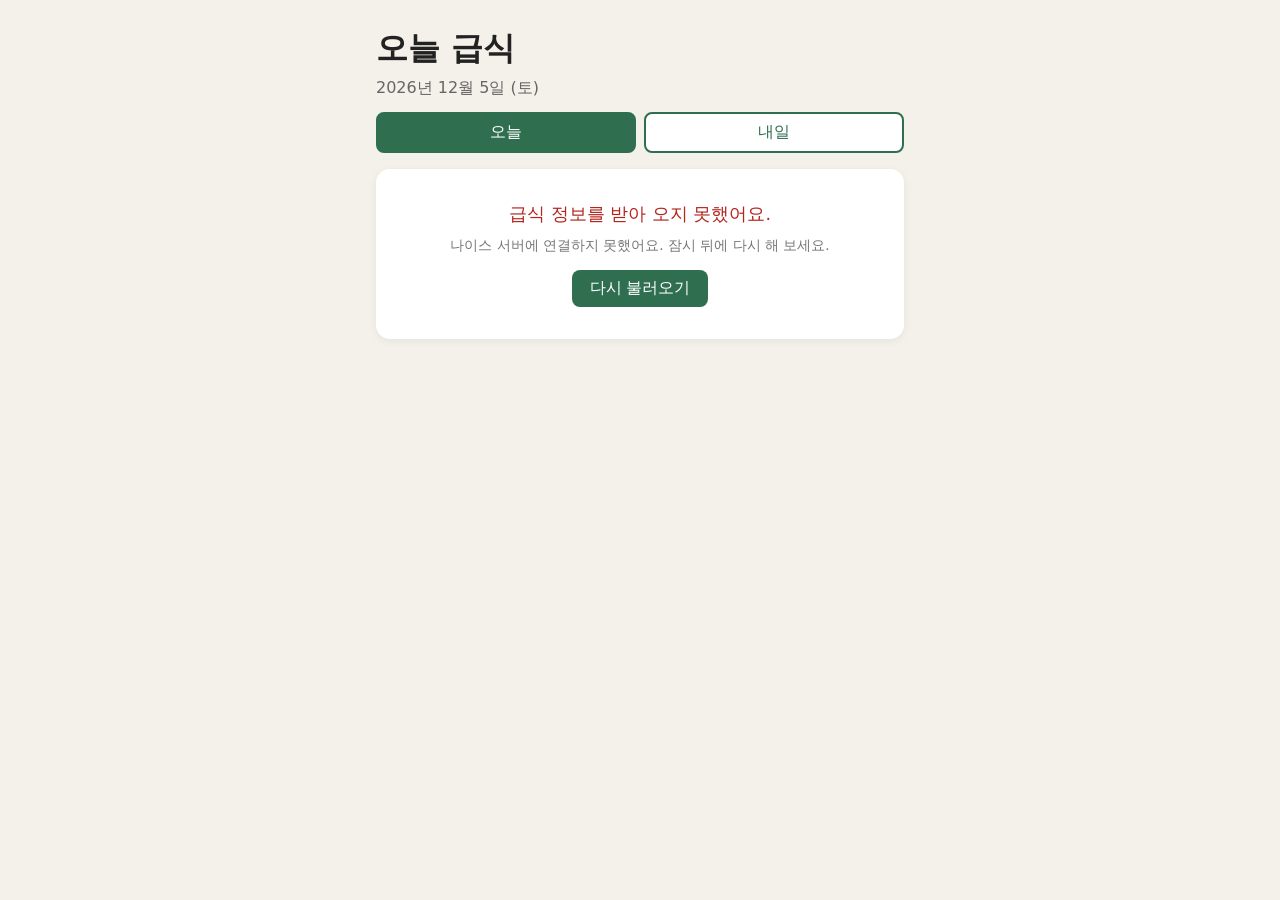
<file: week-06/index.html>
<!DOCTYPE html>
<html lang="ko">
<head>
<meta charset="UTF-8">
<meta name="viewport" content="width=device-width, initial-scale=1">
<title>오늘 급식</title>
<link rel="manifest" href="manifest.webmanifest">
<meta name="theme-color" content="#2f6f4f">
<link rel="icon" href="icons/icon-192.png">
<link rel="apple-touch-icon" href="icons/apple-touch-icon.png">
<meta name="apple-mobile-web-app-capable" content="yes">
<meta name="apple-mobile-web-app-title" content="오늘 급식">
<style>
  * { box-sizing: border-box; }
  body {
    margin: 0;
    font-family: system-ui, -apple-system, "Malgun Gothic", "Apple SD Gothic Neo", sans-serif;
    background: #f4f1ea;
    color: #222;
    line-height: 1.5;
  }
  main {
    width: 100%;
    max-width: 560px;
    margin: 0 auto;
    padding: 24px 16px 40px;
  }
  h1 { margin: 0; font-size: clamp(1.5rem, 6vw, 2rem); }
  #date { margin: 4px 0 20px; color: #666; }
  .card {
    background: #fff;
    border-radius: 14px;
    padding: 18px 20px;
    margin-bottom: 16px;
    box-shadow: 0 2px 8px rgba(0, 0, 0, 0.06);
  }
  .card h2 {
    margin: 0 0 10px;
    font-size: 1.1rem;
    display: flex;
    justify-content: space-between;
    align-items: baseline;
    gap: 8px;
    flex-wrap: wrap;
  }
  .kcal { font-size: 0.85rem; font-weight: normal; color: #888; }
  ul { list-style: none; margin: 0; padding: 0; }
  li {
    padding: 8px 0;
    border-bottom: 1px solid #eee;
    font-size: 1.05rem;
    overflow-wrap: anywhere;
  }
  li:last-child { border-bottom: none; }
  .allergy { margin-left: 6px; font-size: 0.75rem; color: #999; white-space: nowrap; }
  .message { text-align: center; padding: 32px 20px; font-size: 1.1rem; }
  .message.error { color: #b3261e; }
  .message small { display: block; margin-top: 8px; color: #777; font-size: 0.85rem; }
  button {
    margin-top: 14px;
    padding: 8px 18px;
    font-size: 1rem;
    border: none;
    border-radius: 8px;
    background: #2f6f4f;
    color: #fff;
    cursor: pointer;
  }
  .spinner {
    width: 32px; height: 32px; margin: 0 auto 12px;
    border: 4px solid #ddd; border-top-color: #2f6f4f; border-radius: 50%;
    animation: spin 0.9s linear infinite;
  }
  @keyframes spin { to { transform: rotate(360deg); } }
  #days { display: flex; gap: 8px; margin: -8px 0 16px; }
  #days button {
    flex: 1;
    margin: 0;
    background: #fff;
    color: #2f6f4f;
    border: 2px solid #2f6f4f;
  }
  #days button.on { background: #2f6f4f; color: #fff; }
  .offline {
    background: #fff4d6;
    border: 1px solid #f2b84b;
    border-radius: 12px;
    padding: 12px 16px;
    margin-bottom: 16px;
    font-size: 0.95rem;
  }
  .offline strong { display: block; margin-bottom: 4px; }
  .offline p { margin: 2px 0; color: #555; }
  .offline button { margin-top: 10px; font-size: 0.9rem; padding: 6px 14px; }
</style>
</head>
<body>
<main>
  <h1>오늘 급식</h1>
  <p id="date"></p>
  <div id="days">
    <button type="button" data-offset="0" class="on" aria-pressed="true" onclick="selectDay(0)">오늘</button>
    <button type="button" data-offset="1" aria-pressed="false" onclick="selectDay(1)">내일</button>
  </div>
  <div id="content"></div>
</main>

<script>
  // 나이스 급식 식단 정보 API (키 없이 사용)
  const OFFICE_CODE = "J10";      // 교육청 코드
  const SCHOOL_CODE = "7530627";  // 학교 코드

  const content = document.getElementById("content");

  // 한국 시간 기준 오늘 날짜 (주소 끝에 ?date=20261113 처럼 붙이면 그 날짜로 볼 수 있음)
  function getToday() {
    const fromUrl = new URLSearchParams(location.search).get("date");
    if (fromUrl && /^\d{8}$/.test(fromUrl)) return fromUrl;
    const parts = new Intl.DateTimeFormat("en-CA", {
      timeZone: "Asia/Seoul", year: "numeric", month: "2-digit", day: "2-digit"
    }).format(new Date()); // 2026-11-14
    return parts.replace(/-/g, "");
  }

  // [오늘] [내일] 단추: 0 이면 오늘, 1 이면 내일
  let dayOffset = 0;

  function addDays(ymd, n) {
    const d = new Date(Date.UTC(+ymd.slice(0, 4), +ymd.slice(4, 6) - 1, +ymd.slice(6, 8) + n));
    return d.toISOString().slice(0, 10).replace(/-/g, "");
  }

  function getDate() {
    return addDays(getToday(), dayOffset);
  }

  // 날짜를 "오늘" / "내일" / "11월 13일" 로 부르기
  function dayWord(ymd) {
    if (ymd === getToday()) return "오늘";
    if (ymd === addDays(getToday(), 1)) return "내일";
    return shortDate(ymd);
  }

  function selectDay(offset) {
    dayOffset = offset;
    document.querySelectorAll("#days button").forEach((b) => {
      const on = +b.dataset.offset === offset;
      b.classList.toggle("on", on);
      b.setAttribute("aria-pressed", on);
    });
    load();
  }

  function showDate(ymd) {
    const d = new Date(+ymd.slice(0, 4), +ymd.slice(4, 6) - 1, +ymd.slice(6, 8));
    const days = ["일", "월", "화", "수", "목", "금", "토"];
    document.getElementById("date").textContent =
      `${d.getFullYear()}년 ${d.getMonth() + 1}월 ${d.getDate()}일 (${days[d.getDay()]})`;
  }

  function showMessage(text, detail, isError) {
    content.innerHTML = "";
    const box = document.createElement("div");
    box.className = "card message" + (isError ? " error" : "");
    box.textContent = text;
    if (detail) {
      const small = document.createElement("small");
      small.textContent = detail;
      box.appendChild(small);
    }
    if (isError) {
      const btn = document.createElement("button");
      btn.textContent = "다시 불러오기";
      btn.onclick = load;
      box.appendChild(btn);
    }
    content.appendChild(box);
  }

  function showLoading() {
    content.innerHTML =
      '<div class="card message"><div class="spinner"></div>급식 정보를 불러오는 중이에요…</div>';
  }

  // "곤드레밥+양념장 (5.6.10.13)" → 이름과 알레르기 번호로 나누기
  function parseDish(raw) {
    const m = raw.match(/^(.*?)\s*\(([\d.\s]+)\)\s*$/);
    let name = m ? m[1] : raw;
    const allergy = m ? m[2].split(".").map(s => s.trim()).filter(Boolean) : [];
    name = name.replace(/\*+/g, "").trim();
    return { name, allergy };
  }

  function showMeals(rows) {
    content.innerHTML = "";
    rows.sort((a, b) => a.MMEAL_SC_CODE - b.MMEAL_SC_CODE);
    for (const row of rows) {
      const card = document.createElement("section");
      card.className = "card";

      const h2 = document.createElement("h2");
      h2.textContent = row.MMEAL_SC_NM;
      if (row.CAL_INFO) {
        const kcal = document.createElement("span");
        kcal.className = "kcal";
        kcal.textContent = row.CAL_INFO;
        h2.appendChild(kcal);
      }
      card.appendChild(h2);

      const ul = document.createElement("ul");
      for (const raw of row.DDISH_NM.split(/<br\s*\/?>/i)) {
        if (!raw.trim()) continue;
        const dish = parseDish(raw.trim());
        const li = document.createElement("li");
        li.textContent = dish.name;
        if (dish.allergy.length) {
          const span = document.createElement("span");
          span.className = "allergy";
          span.textContent = dish.allergy.join(" · ");
          span.title = "알레르기 번호";
          li.appendChild(span);
        }
        ul.appendChild(li);
      }
      card.appendChild(ul);
      content.appendChild(card);
    }
  }

  // 마지막으로 받아 온 정보를 이 기기(브라우저)에 저장해 두기
  const SAVE_KEY = "lastMeal";

  function saveLast(ymd, rows) {
    try {
      localStorage.setItem(SAVE_KEY, JSON.stringify({ ymd, rows, fetchedAt: Date.now() }));
    } catch (e) { /* 저장이 막힌 브라우저면 그냥 넘어감 */ }
  }

  function readLast() {
    try {
      const saved = JSON.parse(localStorage.getItem(SAVE_KEY));
      if (saved && saved.ymd && Array.isArray(saved.rows) && saved.fetchedAt) return saved;
    } catch (e) { }
    return null;
  }

  function showResult(rows, ymd) {
    if (rows.length) showMeals(rows);
    else showMessage(`${dayWord(ymd)}은 급식이 없습니다`);
  }

  function shortDate(ymd) {
    return `${+ymd.slice(4, 6)}월 ${+ymd.slice(6, 8)}일`;
  }

  // 받아 오기에 실패했을 때: 저장해 둔 정보가 있으면 그걸, 없으면 까닭만 보여 줌
  function fail(reason, today) {
    const saved = readLast();
    if (!saved) {
      showMessage("급식 정보를 받아 오지 못했어요.", reason, true);
      return;
    }
    showDate(saved.ymd);
    showResult(saved.rows, saved.ymd);

    const when = new Date(saved.fetchedAt).toLocaleString("ko-KR", {
      timeZone: "Asia/Seoul", year: "numeric", month: "long", day: "numeric",
      hour: "numeric", minute: "2-digit"
    });
    const box = document.createElement("div");
    box.className = "offline";
    const title = document.createElement("strong");
    title.textContent = "새 정보를 받아 오지 못해서, 마지막으로 받아 온 정보를 보여 줘요.";
    box.appendChild(title);
    const lines = [`받은 때: ${when}`, `까닭: ${reason}`];
    if (saved.ymd !== today) {
      lines.unshift(`아래는 ${dayWord(today)}(${shortDate(today)})이 아니라 ${shortDate(saved.ymd)} 급식이에요.`);
    }
    for (const text of lines) {
      const p = document.createElement("p");
      p.textContent = text;
      box.appendChild(p);
    }
    const btn = document.createElement("button");
    btn.textContent = "다시 불러오기";
    btn.onclick = load;
    box.appendChild(btn);
    content.prepend(box);
  }

  let loadCount = 0;

  async function load() {
    const myTurn = ++loadCount; // 단추를 빨리 바꿔 누르면 앞서 부탁한 응답은 버림
    const ymd = getDate();
    showDate(ymd);
    showLoading();

    const url = "https://open.neis.go.kr/hub/mealServiceDietInfo?" + new URLSearchParams({
      Type: "json", pIndex: 1, pSize: 10,
      ATPT_OFCDC_SC_CODE: OFFICE_CODE, SD_SCHUL_CODE: SCHOOL_CODE, MLSV_YMD: ymd
    });

    const controller = new AbortController();
    const timer = setTimeout(() => controller.abort(), 10000);

    try {
      const res = await fetch(url, { signal: controller.signal });
      if (myTurn !== loadCount) return;
      if (!res.ok) {
        fail(`나이스 서버가 응답하지 않아요 (오류 ${res.status}). 잠시 뒤에 다시 해 보세요.`, ymd);
        return;
      }
      const data = await res.json();
      if (myTurn !== loadCount) return;

      if (data.mealServiceDietInfo) {
        const head = data.mealServiceDietInfo[0].head;
        const rows = data.mealServiceDietInfo[1].row;
        const code = head[1].RESULT.CODE;
        const list = code === "INFO-000" && rows ? rows : [];
        saveLast(ymd, list);
        showResult(list, ymd);
        return;
      }

      const code = data.RESULT && data.RESULT.CODE;
      if (code === "INFO-200") {
        saveLast(ymd, []);
        showResult([], ymd);
      } else {
        fail(`나이스가 알려 준 까닭: ${(data.RESULT && data.RESULT.MESSAGE) || "알 수 없음"}`, ymd);
      }
    } catch (err) {
      if (myTurn !== loadCount) return;
      if (err.name === "AbortError") {
        fail("10초 동안 응답이 없어요. 인터넷 연결을 확인하고 다시 해 보세요.", ymd);
      } else if (!navigator.onLine) {
        fail("인터넷에 연결되어 있지 않아요. 연결한 뒤 다시 해 보세요.", ymd);
      } else {
        fail("나이스 서버에 연결하지 못했어요. 잠시 뒤에 다시 해 보세요.", ymd);
      }
    } finally {
      clearTimeout(timer);
    }
  }

  load();

  // 폰에 설치되는 앱(PWA)을 위한 서비스 워커 등록 (파일을 두 번 눌러 열 때는 건너뜀)
  if ("serviceWorker" in navigator && location.protocol.startsWith("http")) {
    navigator.serviceWorker.register("sw.js").catch(() => { });
  }
</script>
</body>
</html>
</file>
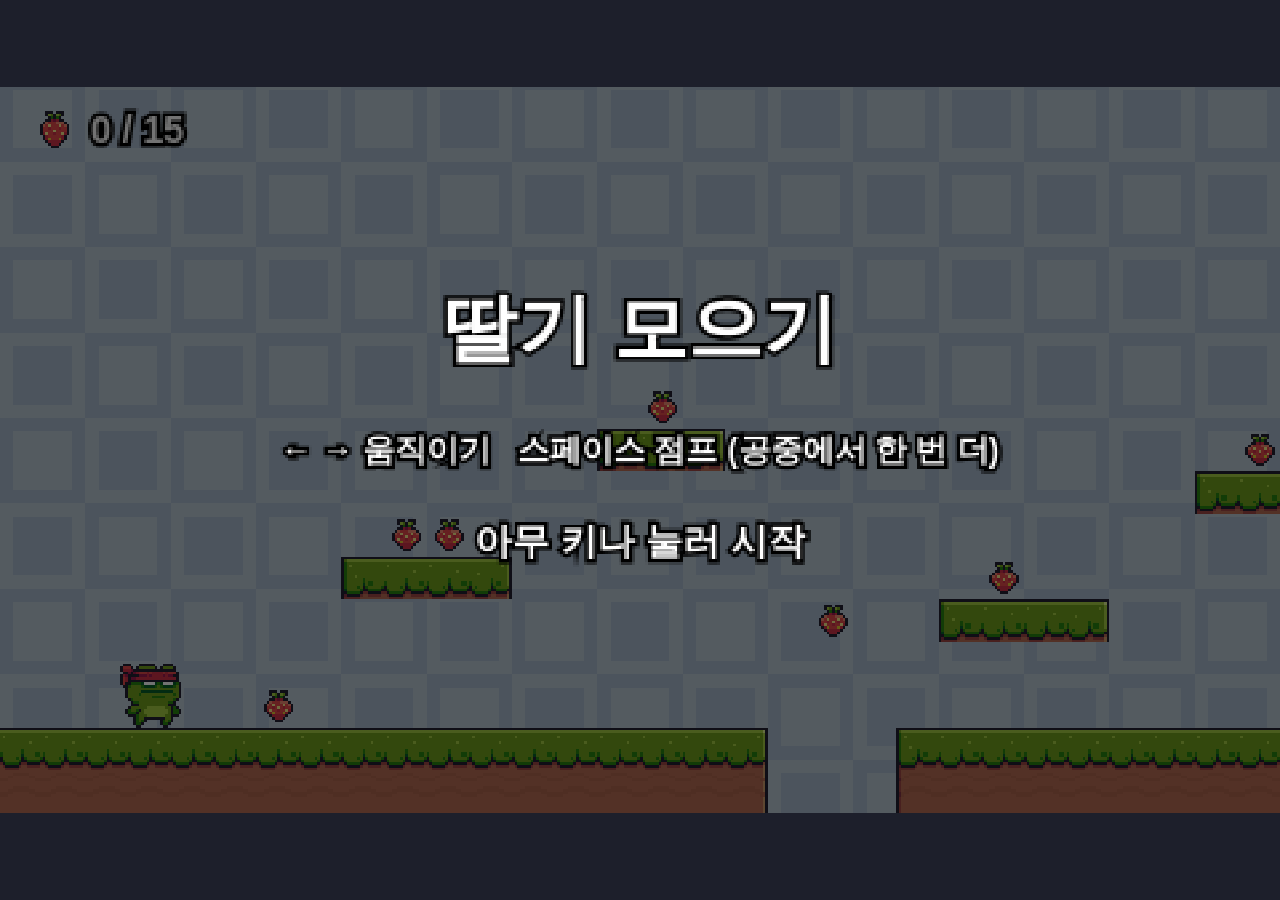
<file: week-04/practice/index.html>
<!DOCTYPE html>
<html lang="ko">
<head>
<meta charset="UTF-8">
<meta name="viewport" content="width=device-width, initial-scale=1">
<title>딸기 모으기 · 연습 게임</title>
<style>
  html, body { margin: 0; height: 100%; background: #1d1f2b; }
  body { display: flex; align-items: center; justify-content: center; }
  canvas {
    /* 픽셀 아트가 흐려지지 않게 */
    image-rendering: pixelated;
    image-rendering: crisp-edges;
    width: min(100vw, calc(100vh * 480 / 272));
    height: auto;
  }
</style>
</head>
<body>
<canvas id="game" width="480" height="272"></canvas>
<script>
// ===== 1. 에셋 불러오기 =====
// 파일을 두 번 눌러 열어도(file://) 되도록 Image 와 Audio 로만 불러온다.
const IMG = 'assets/images/';
const SND = 'assets/sounds/';

function loadImage(file) {
  const img = new Image();
  img.src = IMG + file;
  return img;
}

// 닌자 개구리: 32×32 프레임이 가로 한 줄로 이어진 시트 (drop.json 의 anims 정보)
const FROG = {
  idle:         { img: loadImage('ninja-frog_idle.png'),        frames: 11, fps: 20, loop: true },
  run:          { img: loadImage('ninja-frog_run.png'),         frames: 12, fps: 20, loop: true },
  jump:         { img: loadImage('ninja-frog_jump.png'),        frames: 1,  fps: 20, loop: true },
  'double-jump':{ img: loadImage('ninja-frog_double-jump.png'), frames: 6,  fps: 20, loop: true },
  fall:         { img: loadImage('ninja-frog_fall.png'),        frames: 1,  fps: 10, loop: true },
  'wall-jump':  { img: loadImage('ninja-frog_wall-jump.png'),   frames: 5,  fps: 20, loop: true },
  hit:          { img: loadImage('ninja-frog_hit.png'),         frames: 7,  fps: 20, loop: false },
};
// 딸기: 32×32 프레임 17장, 12fps
const BERRY = { img: loadImage('strawberry_spin.png'), frames: 17, fps: 12 };
// 지형 타일셋: 352×176, 한 칸 16×16
const TILESET = loadImage('terrain-tileset.png');
// 파란 무늬 배경: 64×64 를 화면 가득 반복
const BG = loadImage('blue-pattern-background.png');

// 소리
const sJump = new Audio(SND + 'jump.wav');
const sCoin = new Audio(SND + 'coin.wav');
const music = new Audio(SND + 'stage-1.ogg');
music.loop = true;      // 끊김 없이 반복
music.volume = 0.5;

function playSound(sound) {
  // 소리가 겹쳐도 끊기지 않게 복사해서 재생
  const s = sound.cloneNode();
  s.volume = 0.6;
  s.play().catch(() => {});
}

// ===== 2. 화면 준비 =====
const canvas = document.getElementById('game');
const ctx = canvas.getContext('2d');
ctx.imageSmoothingEnabled = false;   // 최근접(nearest) 필터
const VIEW_W = canvas.width, VIEW_H = canvas.height;
const T = 16;  // 타일 한 칸 크기

// ===== 3. 맵 =====
// # 땅   o 딸기   P 개구리 시작 위치   . 빈칸
const MAP = [
  '............................................................',
  '............................................................',
  '............................................................',
  '..................................o.........................',
  '............................................................',
  '..................................o.........................',
  '.................................###........................',
  '...............o..................................o.........',
  '..............###............oo..................###........',
  '............................####............................',
  '.........oo.................................o...............',
  '........####...........o...................####........o....',
  '...................o..####.............o..............####..',
  '............................................................',
  '...P..o...................................................o.',
  '##################...#################...###################',
  '##################...#################...###################',
];
const COLS = MAP[0].length, ROWS = MAP.length;
const WORLD_W = COLS * T;

function isSolid(col, row) {
  if (col < 0 || col >= COLS) return true;   // 양옆 끝은 벽
  if (row < 0) return false;
  if (row >= ROWS) return false;             // 아래는 구멍(떨어짐)
  return MAP[row][col] === '#';
}

// 타일셋의 풀밭 덩어리(3×3칸)가 있는 곳: 왼쪽 위가 (6, 0) 칸
const GRASS_COL = 6, GRASS_ROW = 0;
function tileFor(col, row) {
  // 화면 밖 아래쪽은 땅이 이어진 것처럼 보이게
  const solid = (c, r) => r >= ROWS ? MAP[ROWS - 1][c] === '#' : isSolid(c, r);
  const up = solid(col, row - 1), down = solid(col, row + 1);
  const left = solid(col - 1, row), right = solid(col + 1, row);
  const ty = !up ? 0 : (!down ? 2 : 1);
  const tx = (!left && right) ? 0 : (left && !right) ? 2 : 1;
  return [GRASS_COL + tx, GRASS_ROW + ty];
}

// ===== 4. 게임 상태 =====
const GRAVITY = 900, JUMP = 330, SPEED = 120, MAX_FALL = 400;
let player, berries, score, total, cameraX, state, time, bgOffset;

function reset() {
  berries = [];
  for (let r = 0; r < ROWS; r++) {
    for (let c = 0; c < COLS; c++) {
      if (MAP[r][c] === 'o') berries.push({ x: c * T + 8, y: r * T + 8, got: false, pop: 0 });
      if (MAP[r][c] === 'P') player = makePlayer(c * T, r * T);
    }
  }
  score = 0;
  total = berries.length;
  cameraX = 0;
  time = 0;
}

function makePlayer(x, y) {
  // 그림은 32×32 지만 부딪힘 상자는 몸통 크기(18×26)만
  return { x: x, y: y - 10, w: 18, h: 26, vx: 0, vy: 0, onGround: false,
           jumps: 0, face: 1, anim: 'idle', animTime: 0, hitTime: 0,
           startX: x, startY: y - 10 };
}

// ===== 5. 키보드 =====
// e.code 를 쓰면 한글 입력 상태여도 같은 키로 인식된다
const keys = {};
window.addEventListener('keydown', (e) => {
  if (['ArrowLeft', 'ArrowRight', 'ArrowUp', 'ArrowDown', 'Space'].includes(e.code)) e.preventDefault();
  if (state === 'title') { startGame(); return; }
  if (e.code === 'Space' && !e.repeat) tryJump();
  if (e.code === 'KeyR' && state === 'clear') { reset(); state = 'play'; }
  if (e.code === 'KeyM') music.muted = !music.muted;
  keys[e.code] = true;
});
window.addEventListener('keyup', (e) => { keys[e.code] = false; });

function startGame() {
  state = 'play';
  // 브라우저는 키를 누른 뒤에야 소리를 낼 수 있게 해 준다
  music.play().catch(() => {});
}

function tryJump() {
  if (state !== 'play' || player.hitTime > 0) return;
  if (player.onGround || player.jumps < 2) {
    player.jumps = player.onGround ? 1 : 2;
    player.vy = -JUMP;
    player.onGround = false;
    playSound(sJump);
  }
}

// ===== 6. 움직임과 부딪힘 =====
function update(dt) {
  time += dt;
  bgOffset = (time * 20) % 64;
  if (state !== 'play') return;

  const p = player;

  // 구멍에 떨어진 뒤: 피격 애니메이션을 보여 주고 처음 자리로
  if (p.hitTime > 0) {
    p.hitTime -= dt;
    if (p.hitTime <= 0) { Object.assign(p, makePlayer(p.startX, p.startY + 10)); }
    p.animTime += dt;
    return;
  }

  // 좌우
  p.vx = 0;
  if (keys.ArrowLeft)  { p.vx = -SPEED; p.face = -1; }
  if (keys.ArrowRight) { p.vx =  SPEED; p.face =  1; }

  // 중력
  p.vy = Math.min(p.vy + GRAVITY * dt, MAX_FALL);

  // 가로로 움직이고 벽 확인
  p.x += p.vx * dt;
  if (p.vx !== 0) {
    const edge = p.vx > 0 ? p.x + p.w : p.x;
    const col = Math.floor(edge / T);
    for (let row = Math.floor(p.y / T); row <= Math.floor((p.y + p.h - 1) / T); row++) {
      if (isSolid(col, row)) {
        p.x = p.vx > 0 ? col * T - p.w : (col + 1) * T;
        break;
      }
    }
  }

  // 세로로 움직이고 바닥·천장 확인
  p.y += p.vy * dt;
  p.onGround = false;
  const edgeY = p.vy > 0 ? p.y + p.h : p.y;
  const rowY = Math.floor(edgeY / T);
  for (let col = Math.floor(p.x / T); col <= Math.floor((p.x + p.w - 1) / T); col++) {
    if (isSolid(col, rowY)) {
      if (p.vy > 0) { p.y = rowY * T - p.h; p.onGround = true; p.jumps = 0; }
      else          { p.y = (rowY + 1) * T; }
      p.vy = 0;
      break;
    }
  }

  // 구멍에 빠짐
  if (p.y > VIEW_H + 40) {
    p.hitTime = FROG.hit.frames / FROG.hit.fps + 0.3;
    setAnim(p, 'hit');
    return;
  }

  // 딸기 줍기
  for (const b of berries) {
    if (b.got) continue;
    const cx = p.x + p.w / 2, cy = p.y + p.h / 2;
    if (Math.abs(cx - b.x) < 14 && Math.abs(cy - b.y) < 18) {
      b.got = true;
      score++;
      playSound(sCoin);
      if (score === total) state = 'clear';
    }
  }
  for (const b of berries) if (b.got && b.pop < 1) b.pop += dt * 3;

  // 애니메이션 고르기
  let next;
  if (!p.onGround) next = p.vy < 0 ? (p.jumps === 2 ? 'double-jump' : 'jump') : 'fall';
  else next = p.vx !== 0 ? 'run' : 'idle';
  setAnim(p, next);
  p.animTime += dt;

  // 카메라가 개구리를 따라감
  cameraX = Math.max(0, Math.min(WORLD_W - VIEW_W, p.x + p.w / 2 - VIEW_W / 2));
}

function setAnim(p, name) {
  if (p.anim !== name) { p.anim = name; p.animTime = 0; }
}

// ===== 7. 그리기 =====
function frameIndex(anim, t) {
  const i = Math.floor(t * anim.fps);
  return anim.loop === false ? Math.min(i, anim.frames - 1) : i % anim.frames;
}

function draw() {
  // 배경: 64×64 무늬를 반복, 천천히 아래로 흐름
  for (let y = -64 + bgOffset; y < VIEW_H; y += 64)
    for (let x = 0; x < VIEW_W; x += 64)
      ctx.drawImage(BG, x, Math.floor(y));

  ctx.save();
  ctx.translate(-Math.round(cameraX), 0);

  // 땅
  const c0 = Math.floor(cameraX / T), c1 = Math.min(COLS - 1, c0 + Math.ceil(VIEW_W / T) + 1);
  for (let r = 0; r < ROWS; r++) {
    for (let c = c0; c <= c1; c++) {
      if (MAP[r][c] !== '#') continue;
      const [tx, ty] = tileFor(c, r);
      ctx.drawImage(TILESET, tx * T, ty * T, T, T, c * T, r * T, T, T);
    }
  }

  // 딸기
  const bf = frameIndex(BERRY, time);
  for (const b of berries) {
    if (b.got) {
      // 주우면 위로 떠오르며 사라짐
      if (b.pop >= 1) continue;
      ctx.globalAlpha = 1 - b.pop;
      ctx.drawImage(BERRY.img, bf * 32, 0, 32, 32, b.x - 16, b.y - 16 - b.pop * 16, 32, 32);
      ctx.globalAlpha = 1;
    } else {
      ctx.drawImage(BERRY.img, bf * 32, 0, 32, 32, b.x - 16, b.y - 16, 32, 32);
    }
  }

  // 개구리 (몸통 상자 기준으로 32×32 그림을 맞춰 그림)
  if (player) {
    const p = player, a = FROG[p.anim];
    const f = frameIndex(a, p.animTime);
    const dx = Math.round(p.x + p.w / 2 - 16), dy = Math.round(p.y + p.h - 32);
    const hy = p.anim === 'hit' ? Math.min(dy, VIEW_H - 40) : dy;  // 떨어진 뒤에도 보이게
    ctx.save();
    if (p.face < 0) {
      ctx.translate(dx + 32, hy);
      ctx.scale(-1, 1);
      ctx.drawImage(a.img, f * 32, 0, 32, 32, 0, 0, 32, 32);
    } else {
      ctx.drawImage(a.img, f * 32, 0, 32, 32, dx, hy, 32, 32);
    }
    ctx.restore();
  }
  ctx.restore();

  // 점수
  ctx.drawImage(BERRY.img, 0, 0, 32, 32, 4, 0, 32, 32);
  text(`${score} / ${total}`, 34, 21, 'left', 14);

  if (state === 'title') {
    shade();
    text('딸기 모으기', VIEW_W / 2, 100, 'center', 28);
    text('← → 움직이기   스페이스 점프 (공중에서 한 번 더)', VIEW_W / 2, 140, 'center', 12);
    text('아무 키나 눌러 시작', VIEW_W / 2, 175, 'center', 14, Math.sin(time * 4) > 0 ? '#ffe66d' : '#fff');
  } else if (state === 'clear') {
    shade();
    text('딸기를 다 모았어요!', VIEW_W / 2, 115, 'center', 26, '#ffe66d');
    text('R 키: 다시 하기', VIEW_W / 2, 155, 'center', 14);
  }
}

function shade() {
  ctx.fillStyle = 'rgba(0, 0, 0, 0.55)';
  ctx.fillRect(0, 0, VIEW_W, VIEW_H);
}

function text(str, x, y, align, size, color = '#fff') {
  ctx.font = `bold ${size}px sans-serif`;
  ctx.textAlign = align;
  ctx.lineWidth = 3;
  ctx.strokeStyle = '#000';
  ctx.strokeText(str, x, y);
  ctx.fillStyle = color;
  ctx.fillText(str, x, y);
}

// ===== 8. 시작 =====
let last = performance.now();
function loop(now) {
  const dt = Math.min((now - last) / 1000, 1 / 30);  // 너무 큰 한 걸음은 막음
  last = now;
  update(dt);
  draw();
  requestAnimationFrame(loop);
}

reset();
state = 'title';
bgOffset = 0;
requestAnimationFrame(loop);
</script>
</body>
</html>
</file>
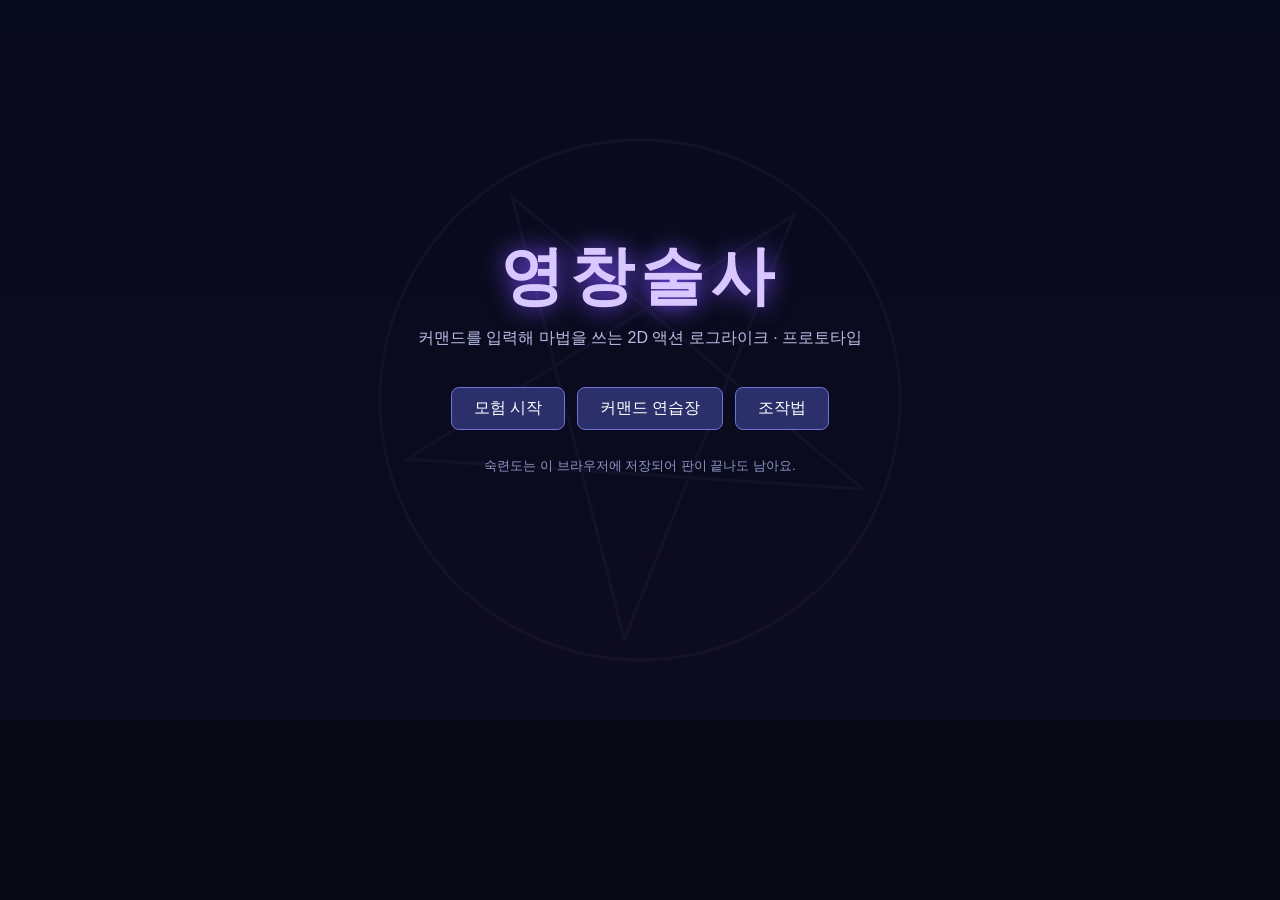
<file: 안태영 개인/마법-커맨드-게임/index.html>
<!doctype html>
<html lang="ko">
<head>
<meta charset="utf-8">
<meta name="viewport" content="width=device-width, initial-scale=1">
<title>영창술사 — 커맨드 마법 로그라이크</title>
<link rel="stylesheet" href="style.css">
</head>
<body>
<div id="wrap">
  <canvas id="game" width="1280" height="720"></canvas>
  <div id="overlay" hidden></div>
</div>
<div id="error" hidden></div>
<div id="practice" hidden></div>

<!-- 순서가 중요해요: 앞 파일의 내용을 뒤 파일이 씁니다 -->
<script src="js/data.js"></script>
<script src="js/sound.js"></script>
<script src="js/input.js"></script>
<script src="js/sprites.js"></script>
<script src="js/effects.js"></script>
<script src="js/enemies.js"></script>
<script src="js/player.js"></script>
<script src="js/ui.js"></script>
<script src="js/main.js"></script>
</body>
</html>
</file>
<file: 안태영 개인/마법-커맨드-게임/style.css>
* { box-sizing: border-box; }
body {
  margin: 0; background: #070914; color: #e8eaff;
  font-family: 'Malgun Gothic', 'Apple SD Gothic Neo', sans-serif;
  display: flex; flex-direction: column; align-items: center;
}
#wrap {
  position: relative;
  width: min(100vw, calc(100vh * 16 / 9));
  margin-top: 0;
}
#game { display: block; width: 100%; height: auto; background: #000; }

#overlay {
  position: absolute; inset: 0;
  display: flex; flex-direction: column; align-items: center; justify-content: center;
  background: rgba(6, 8, 22, 0.78); text-align: center; padding: 20px; overflow: auto;
}
#overlay[hidden] { display: none; }
#overlay h1 { font-size: 64px; margin: 0 0 8px; letter-spacing: 6px; color: #d9c8ff; text-shadow: 0 0 24px #7a4fff; }
#overlay h2 { margin: 0 0 10px; }
#overlay .sub { color: #b9bde6; margin: 0 0 24px; }
#overlay .small, .small { color: #8f96c4; font-size: 13px; }
#overlay ul { text-align: left; max-width: 720px; line-height: 1.6; }

.btns { display: flex; gap: 12px; justify-content: center; margin: 14px 0; flex-wrap: wrap; }
button {
  font: inherit; cursor: pointer; color: #fff;
  background: #2b2f6a; border: 1px solid #6f72d8; border-radius: 8px; padding: 10px 22px;
}
button:hover { background: #3c41a0; }

.keys { border-collapse: collapse; margin: 6px auto 12px; }
.keys td { padding: 5px 14px; border-bottom: 1px solid #2a2e55; text-align: left; }
.keys td:first-child { color: #ffe08a; font-weight: bold; white-space: nowrap; }

.cards { display: flex; gap: 18px; justify-content: center; flex-wrap: wrap; margin-top: 12px; }
.card {
  width: 230px; min-height: 210px; padding: 16px; text-align: left;
  background: #141838; border: 2px solid; border-radius: 12px;
  display: flex; flex-direction: column; gap: 8px;
}
.card:hover { transform: translateY(-4px); background: #1d2250; }
.card .tag { font-size: 13px; font-weight: bold; }
.card .name { font-size: 22px; font-weight: bold; }
.card .cmd { font-size: 24px; letter-spacing: 2px; color: #ffe08a; }
.card .desc { font-size: 14px; color: #c3c7ee; }

#error { background: #5a1020; color: #fff; padding: 8px 14px; width: 100%; text-align: center; }
#error[hidden] { display: none; }

#practice { width: min(100vw, calc(100vh * 16 / 9)); padding: 10px 14px 24px; }
#practice[hidden] { display: none; }
.pr-top { display: flex; gap: 16px; flex-wrap: wrap; margin-bottom: 10px; }
.pr-target, .pr-result { background: #121633; border: 1px solid #2c3270; border-radius: 10px; padding: 10px 14px; flex: 1 1 300px; }
.pr-name { font-size: 20px; font-weight: bold; }
.pr-name small { font-size: 13px; color: #aab; }
.pr-cmd { font-size: 34px; letter-spacing: 4px; color: #ffe08a; margin: 4px 0; }
.pr-keys { font-size: 16px; color: #c9d0ff; margin-bottom: 4px; }
.good { color: #7dffa0; }
.bad { color: #ff7d7d; }
.pr-list { display: flex; gap: 10px; flex-wrap: wrap; }
.grp { display: flex; flex-direction: column; gap: 4px; flex: 1 1 200px; }
.grp b { margin-bottom: 2px; }
.sp { display: flex; justify-content: space-between; padding: 6px 10px; background: #161a3d; border-color: #333a7a; font-weight: bold; }
.sp span { color: #fff; letter-spacing: 1px; font-weight: normal; }
.sp.on { background: #34308a; border-color: #ffe08a; }
</file>
